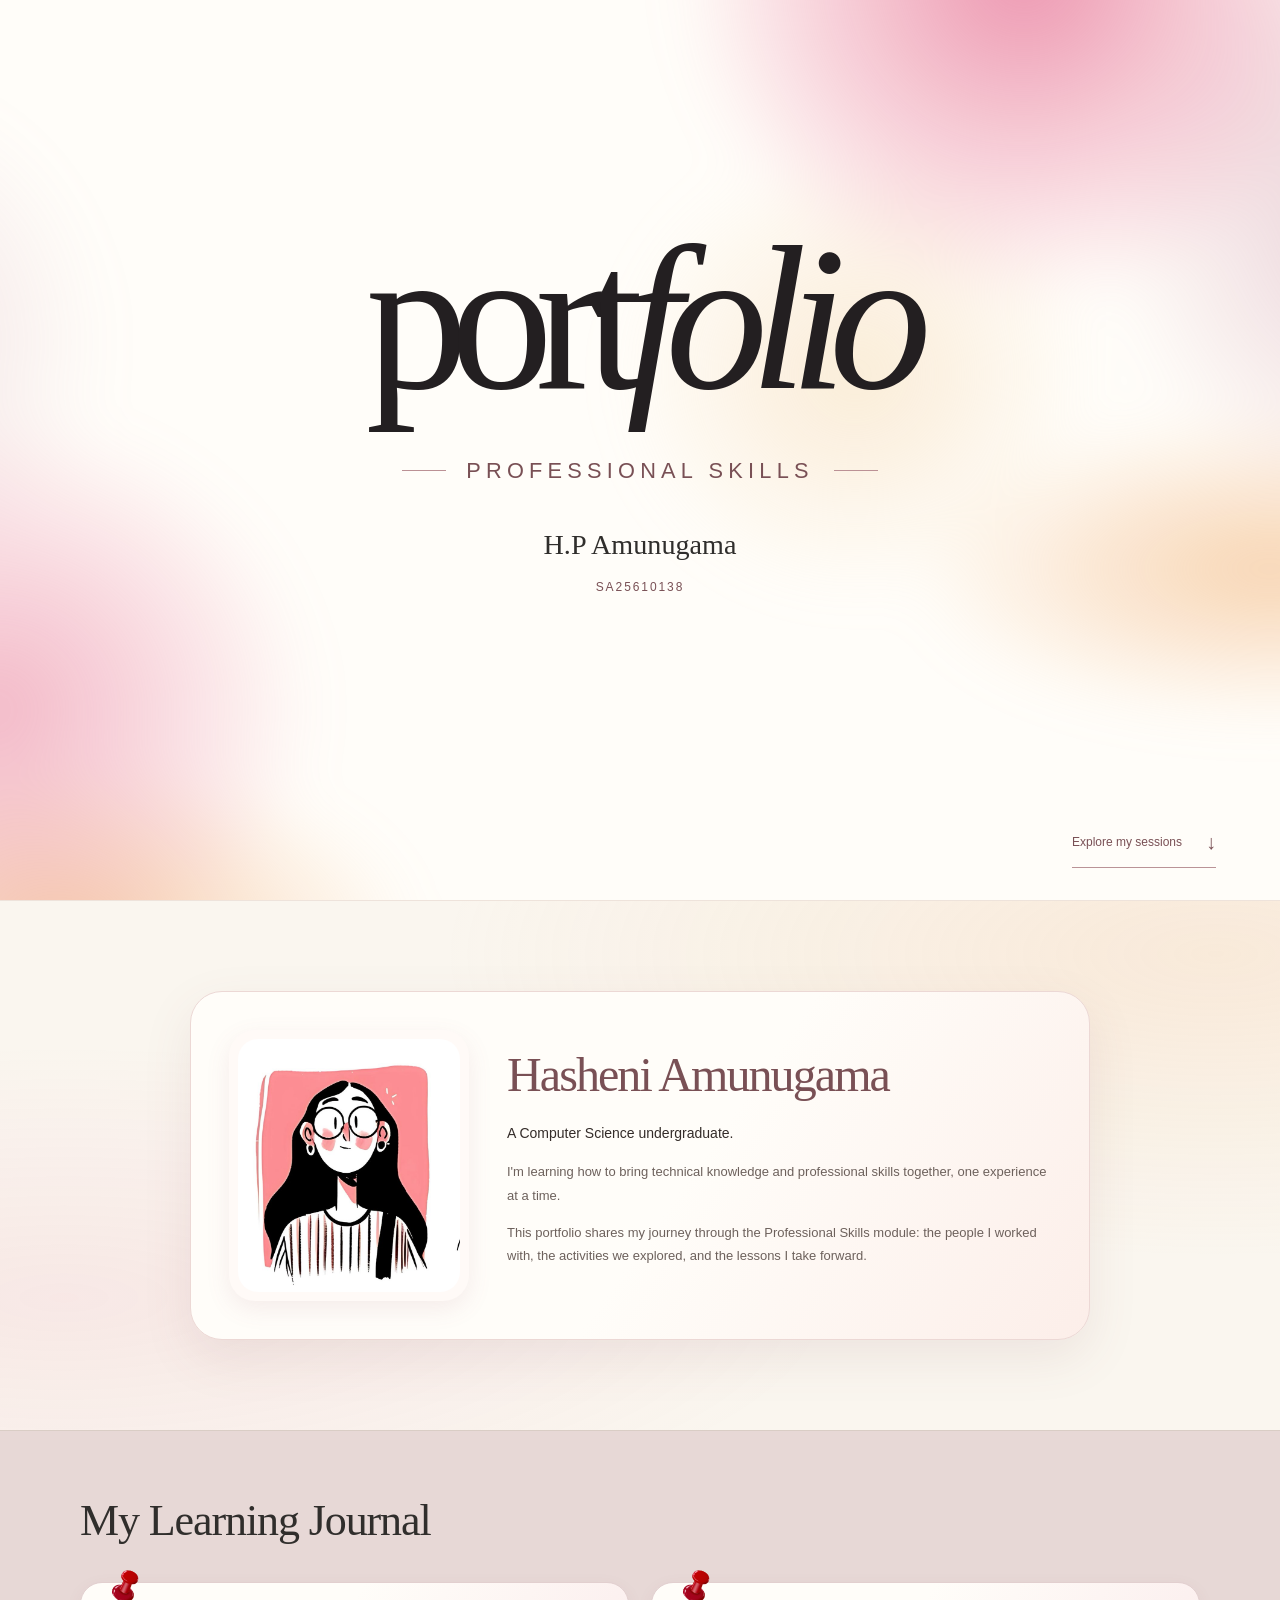
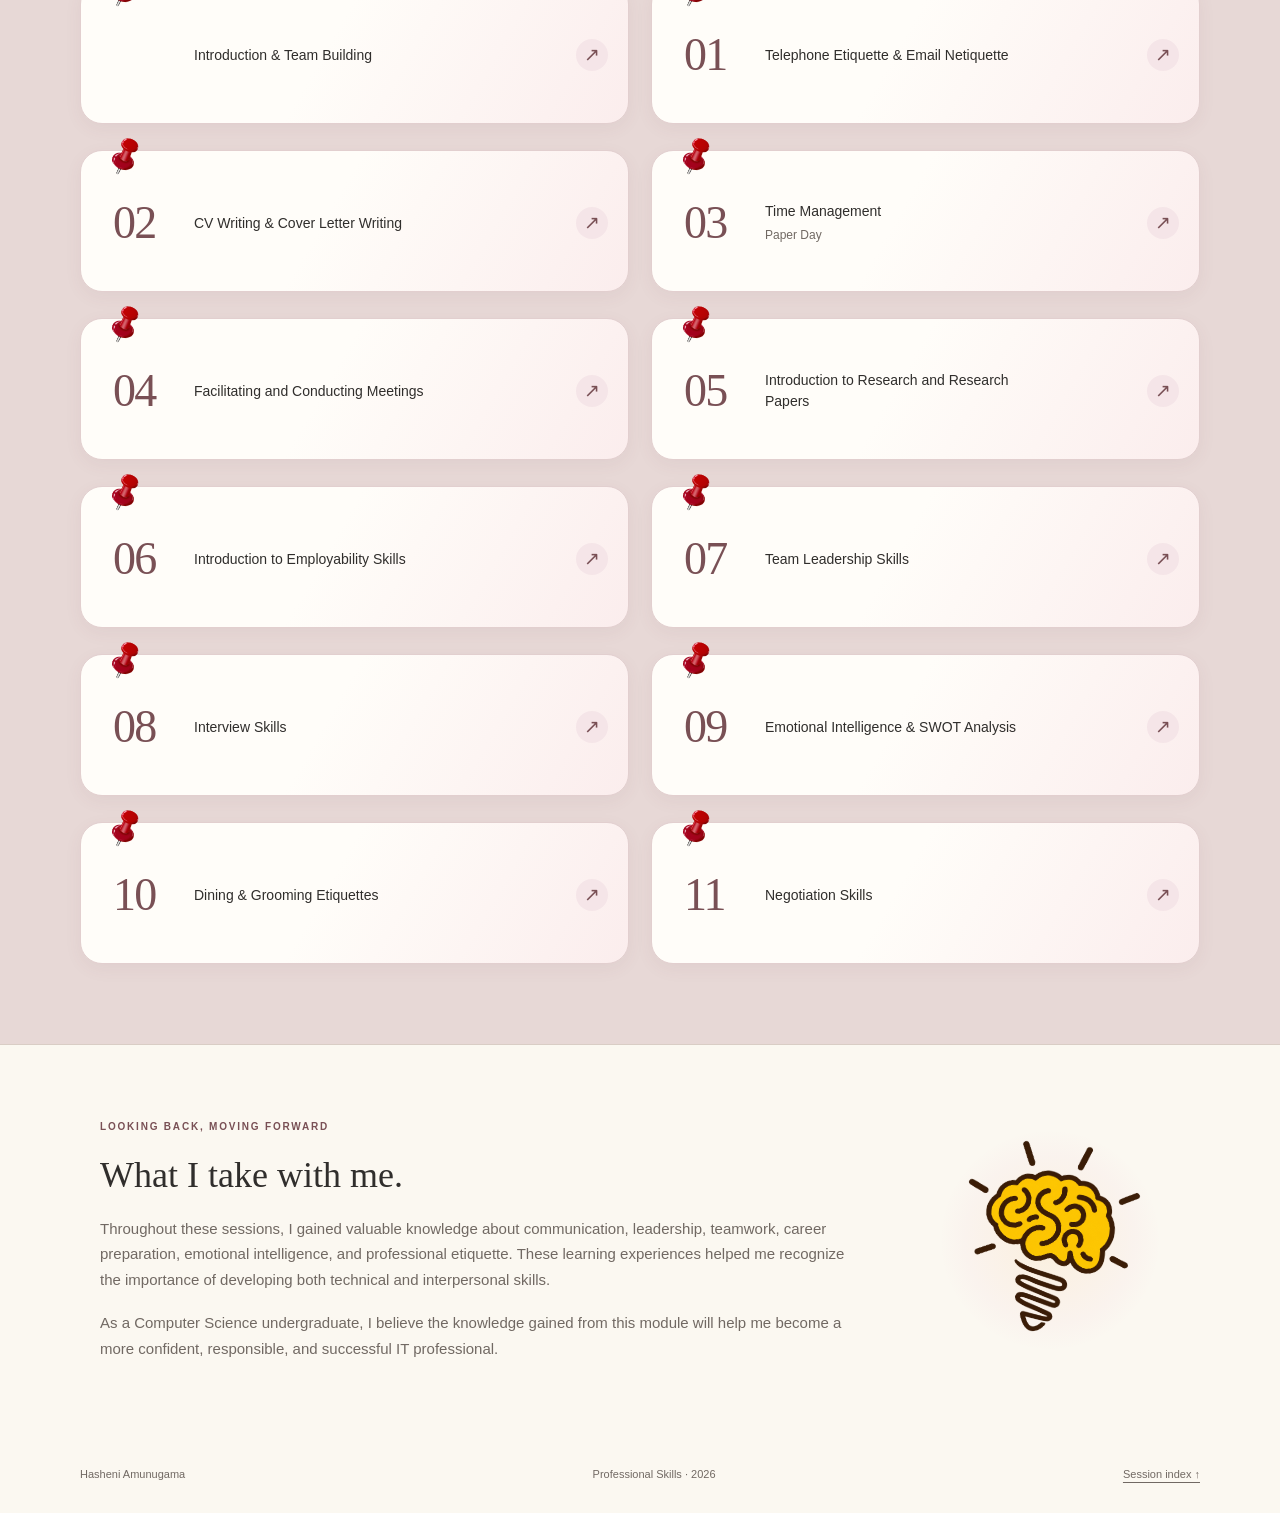
<file: index.html>
<!DOCTYPE html>
<html lang="en"><head><meta charset="UTF-8"><meta name="viewport" content="width=device-width, initial-scale=1">
<title>My learning portfolio | Hasheni Amunugama</title><meta name="description" content="Hasheni Amunugama's Professional Skills learning portfolio.">
<link rel="stylesheet" href="style.css"><script src="script.js" defer></script></head><body class="home-page">
<a class="skip-link" href="#main">Skip to content</a>
<header class="site-header"><nav class="container navigation" aria-label="Main navigation"><a class="brand" href="index.html">Hasheni Amunugama<span>Professional Skills Portfolio</span></a><div class="nav-links"><a href="index.html#about">About me</a><a href="index.html#sessions">Sessions</a></div></nav></header>
<main id="main"><section id="home" class="portfolio-cover" aria-labelledby="portfolio-title">

<div class="cover-center"><div class="cover-title"><h1 id="portfolio-title">port<span>folio</span></h1><p>Professional Skills</p><div class="cover-identity"><span class="cover-name">H.P Amunugama</span><span class="cover-student-id">SA25610138</span></div></div></div>
<div class="cover-bottom"><a href="#sessions">Explore my sessions <span aria-hidden="true">&darr;</span></a></div>
</section>

<section id="about" class="about-section" aria-label="About me">
<div class="container about-layout">

<article class="about-note">
<div class="about-illustration"><img src="assets/about-me-illustration.jpg" alt="Illustration of a woman with long dark hair and round glasses against a pink background" width="736" height="839" loading="lazy"></div>
<div class="about-note-copy"><h3>Hasheni Amunugama</h3><p class="about-intro">A Computer Science undergraduate.</p><p>I'm learning how to bring technical knowledge and professional skills together, one experience at a time.</p><p>This portfolio shares my journey through the Professional Skills module: the people I worked with, the activities we explored, and the lessons I take forward.</p></div>
</article>
</div>
</section>
<section id="sessions" class="sessions-section"><div class="container"><div class="section-heading"><h2>My Learning Journal</h2></div><div class="session-grid"><a class="session-card" href="sessions/introduction.html"><h3>Introduction &amp; Team Building</h3><span class="card-arrow" aria-hidden="true">&#8599;</span></a><a class="session-card" href="sessions/session-01.html"><span class="card-number">01</span><h3>Telephone Etiquette &amp; Email Netiquette</h3><span class="card-arrow" aria-hidden="true">&#8599;</span></a><a class="session-card" href="sessions/session-02.html"><span class="card-number">02</span><h3>CV Writing &amp; Cover Letter Writing</h3><span class="card-arrow" aria-hidden="true">&#8599;</span></a><a class="session-card" href="sessions/session-03.html"><span class="card-number">03</span><h3>Time Management<span class="card-subtopic">Paper Day</span></h3><span class="card-arrow" aria-hidden="true">&#8599;</span></a><a class="session-card" href="sessions/session-04.html"><span class="card-number">04</span><h3>Facilitating and Conducting Meetings</h3><span class="card-arrow" aria-hidden="true">&#8599;</span></a><a class="session-card" href="sessions/session-05.html"><span class="card-number">05</span><h3>Introduction to Research and Research Papers</h3><span class="card-arrow" aria-hidden="true">&#8599;</span></a><a class="session-card" href="sessions/session-06.html"><span class="card-number">06</span><h3>Introduction to Employability Skills</h3><span class="card-arrow" aria-hidden="true">&#8599;</span></a><a class="session-card" href="sessions/session-07.html"><span class="card-number">07</span><h3>Team Leadership Skills</h3><span class="card-arrow" aria-hidden="true">&#8599;</span></a><a class="session-card" href="sessions/session-08.html"><span class="card-number">08</span><h3>Interview Skills</h3><span class="card-arrow" aria-hidden="true">&#8599;</span></a><a class="session-card" href="sessions/session-09.html"><span class="card-number">09</span><h3>Emotional Intelligence &amp; SWOT Analysis</h3><span class="card-arrow" aria-hidden="true">&#8599;</span></a><a class="session-card" href="sessions/session-10.html"><span class="card-number">10</span><h3>Dining &amp; Grooming Etiquettes</h3><span class="card-arrow" aria-hidden="true">&#8599;</span></a><a class="session-card" href="sessions/session-11.html"><span class="card-number">11</span><h3>Negotiation Skills</h3><span class="card-arrow" aria-hidden="true">&#8599;</span></a></div></div></section><section class="container overall-reflection"><div class="reflection-copy"><p class="eyebrow">LOOKING BACK, MOVING FORWARD</p><h2>What I take with me.</h2><p>Throughout these sessions, I gained valuable knowledge about communication, leadership, teamwork, career preparation, emotional intelligence, and professional etiquette. These learning experiences helped me recognize the importance of developing both technical and interpersonal skills.</p><p>As a Computer Science undergraduate, I believe the knowledge gained from this module will help me become a more confident, responsible, and successful IT professional.</p></div><div class="reflection-art"><img src="assets/learning-lightbulb.png" alt="Yellow brain shaped like a light bulb, representing learning and ideas" loading="lazy"></div></section></main><footer class="container footer"><span>Hasheni Amunugama</span><span>Professional Skills &middot; 2026</span><a href="index.html#sessions">Session index &uarr;</a></footer></body></html>
</file>
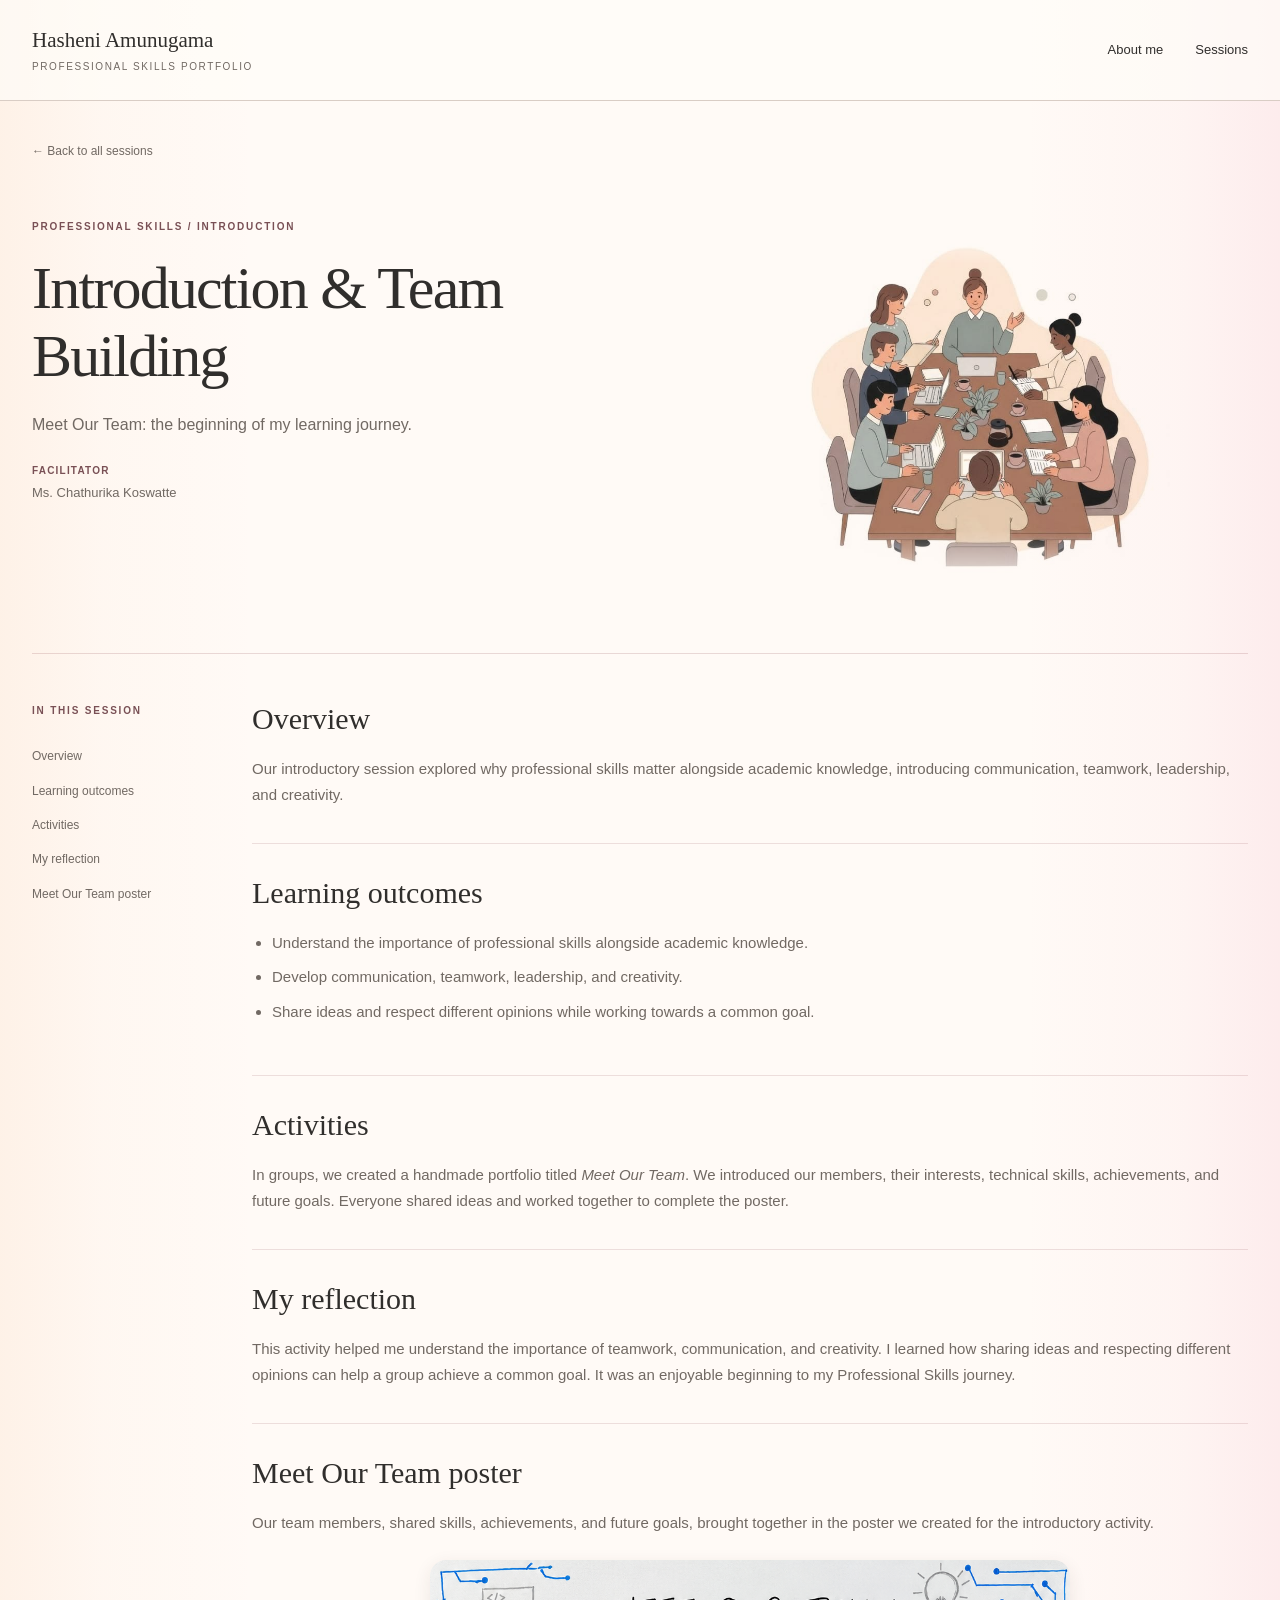
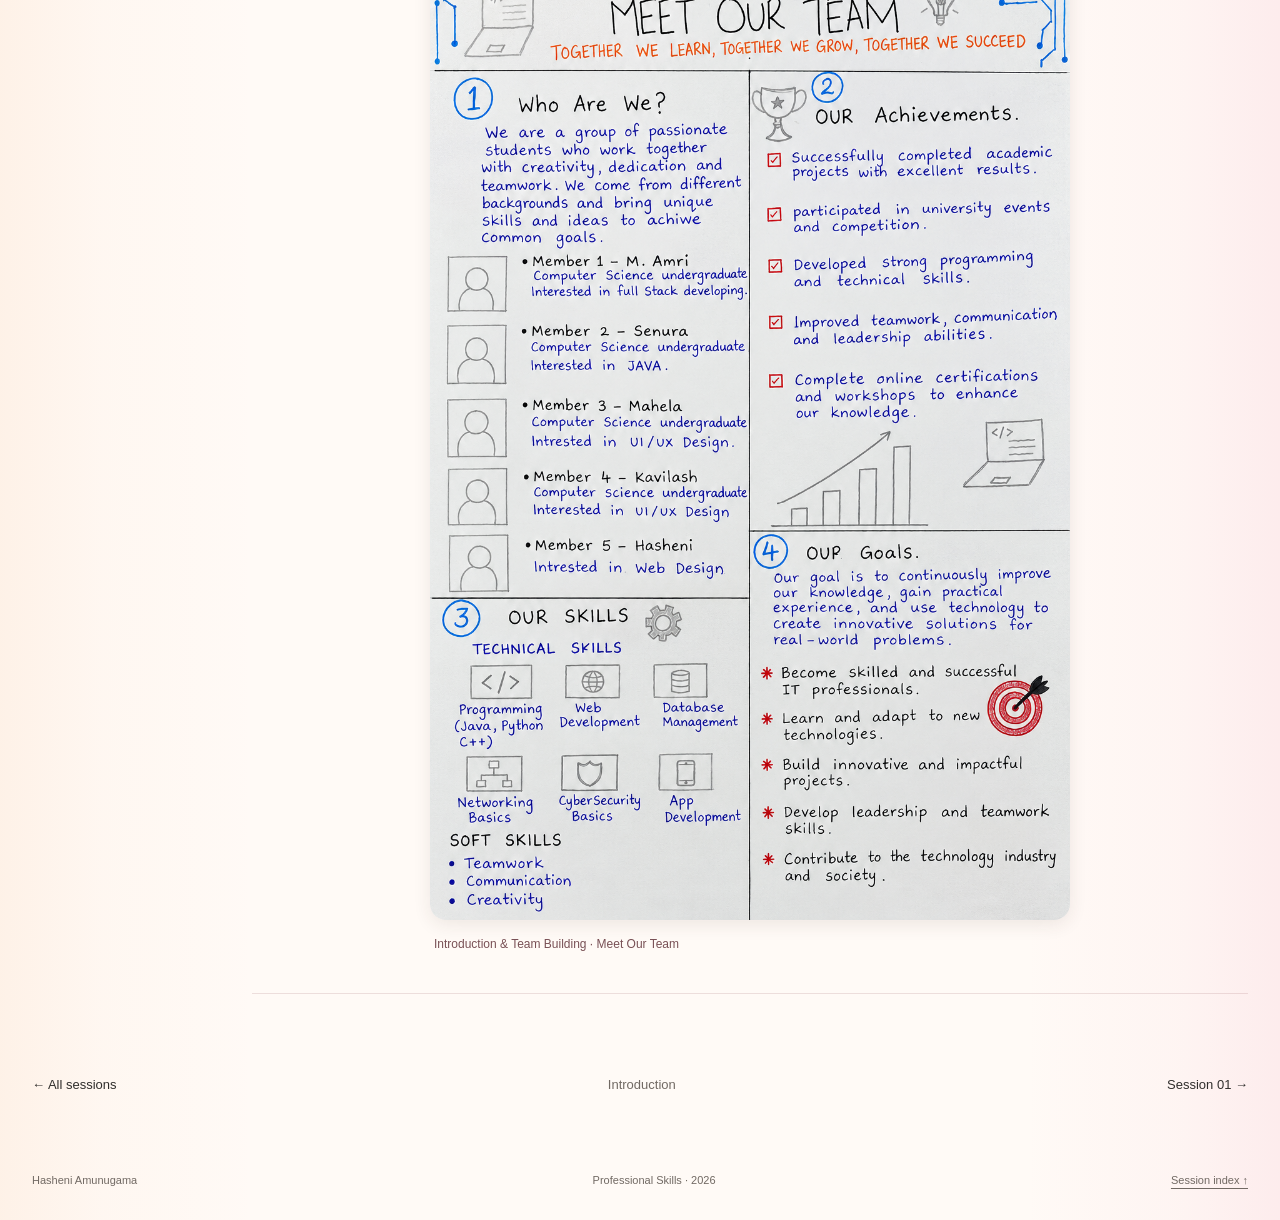
<file: sessions/introduction.html>
<!DOCTYPE html>
<html lang="en"><head><meta charset="UTF-8"><meta name="viewport" content="width=device-width, initial-scale=1">
<title>Introduction &amp; Team Building | Hasheni Amunugama</title><meta name="description" content="Hasheni Amunugama's Professional Skills learning portfolio.">
<link rel="stylesheet" href="../style.css"><script src="../script.js" defer></script></head><body class="session-page">
<a class="skip-link" href="#main">Skip to content</a>
<header class="site-header"><nav class="container navigation" aria-label="Main navigation"><a class="brand" href="../index.html">Hasheni Amunugama<span>Professional Skills Portfolio</span></a><div class="nav-links"><a href="../index.html#about">About me</a><a href="../index.html#sessions">Sessions</a></div></nav></header>
<main id="main" class="container session-main"><a class="back-link" href="../index.html#sessions">&larr; Back to all sessions</a>
<header class="session-heading introduction-heading unnumbered-introduction"><div><p class="eyebrow">PROFESSIONAL SKILLS / INTRODUCTION</p><h1>Introduction &amp; Team Building</h1><p>Meet Our Team: the beginning of my learning journey.</p><div class="session-meta"><span><strong>Facilitator</strong>Ms. Chathurika Koswatte</span></div></div><div class="intro-team-art"><img src="../assets/team-meeting.jpg" alt="Illustration of a team collaborating around a meeting table" width="736" height="736"></div></header>
<div class="session-body"><aside class="contents"><p class="eyebrow">IN THIS SESSION</p><a href="#overview">Overview</a><a href="#learning">Learning outcomes</a><a href="#activity">Activities</a><a href="#reflection">My reflection</a><a href="#photos">Meet Our Team poster</a></aside>
<div class="session-details"><section id="overview"><h2>Overview</h2><p>Our introductory session explored why professional skills matter alongside academic knowledge, introducing communication, teamwork, leadership, and creativity.</p></section>
<section id="learning"><h2>Learning outcomes</h2><ul class="outcomes"><li>Understand the importance of professional skills alongside academic knowledge.</li><li>Develop communication, teamwork, leadership, and creativity.</li><li>Share ideas and respect different opinions while working towards a common goal.</li></ul></section>
<section id="activity"><h2>Activities</h2><p>In groups, we created a handmade portfolio titled <em>Meet Our Team</em>. We introduced our members, their interests, technical skills, achievements, and future goals. Everyone shared ideas and worked together to complete the poster.</p></section>
<section id="reflection"><h2>My reflection</h2><p>This activity helped me understand the importance of teamwork, communication, and creativity. I learned how sharing ideas and respecting different opinions can help a group achieve a common goal. It was an enjoyable beginning to my Professional Skills journey.</p></section>
<section id="photos"><h2>Meet Our Team poster</h2><p class="poster-description">Our team members, shared skills, achievements, and future goals, brought together in the poster we created for the introductory activity.</p><figure class="team-poster"><a href="../assets/meet-our-team-poster.png" data-photo aria-label="Enlarge the Meet Our Team poster"><img src="../assets/meet-our-team-poster.png" alt="Meet Our Team poster introducing our members, technical and soft skills, achievements, and future goals" width="1024" height="1536" loading="lazy"></a><figcaption>Introduction &amp; Team Building &middot; Meet Our Team</figcaption></figure></section></div></div>
<nav class="session-pagination" aria-label="Session navigation"><a href="../index.html#sessions">&larr; All sessions</a><span>Introduction</span><a href="session-01.html">Session 01 &rarr;</a></nav></main><footer class="container footer"><span>Hasheni Amunugama</span><span>Professional Skills &middot; 2026</span><a href="../index.html#sessions">Session index &uarr;</a></footer></body></html>
</file>
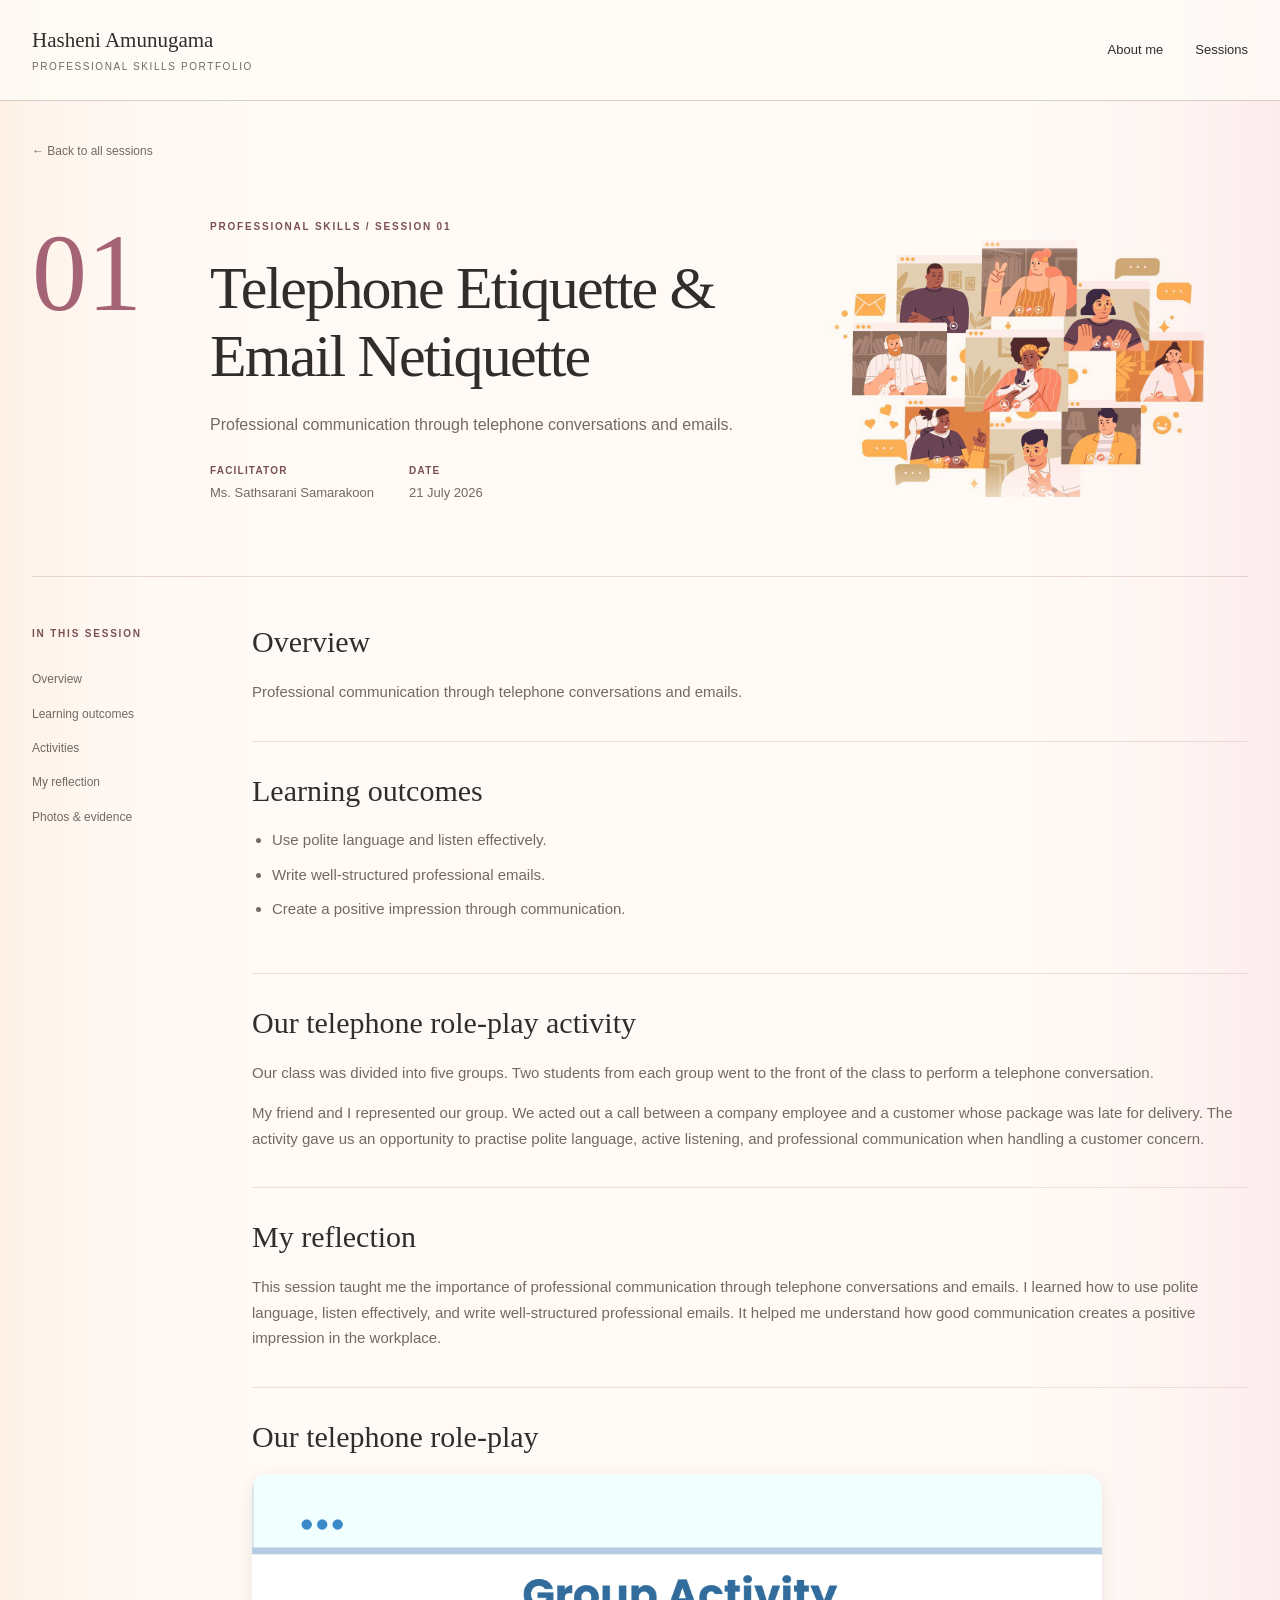
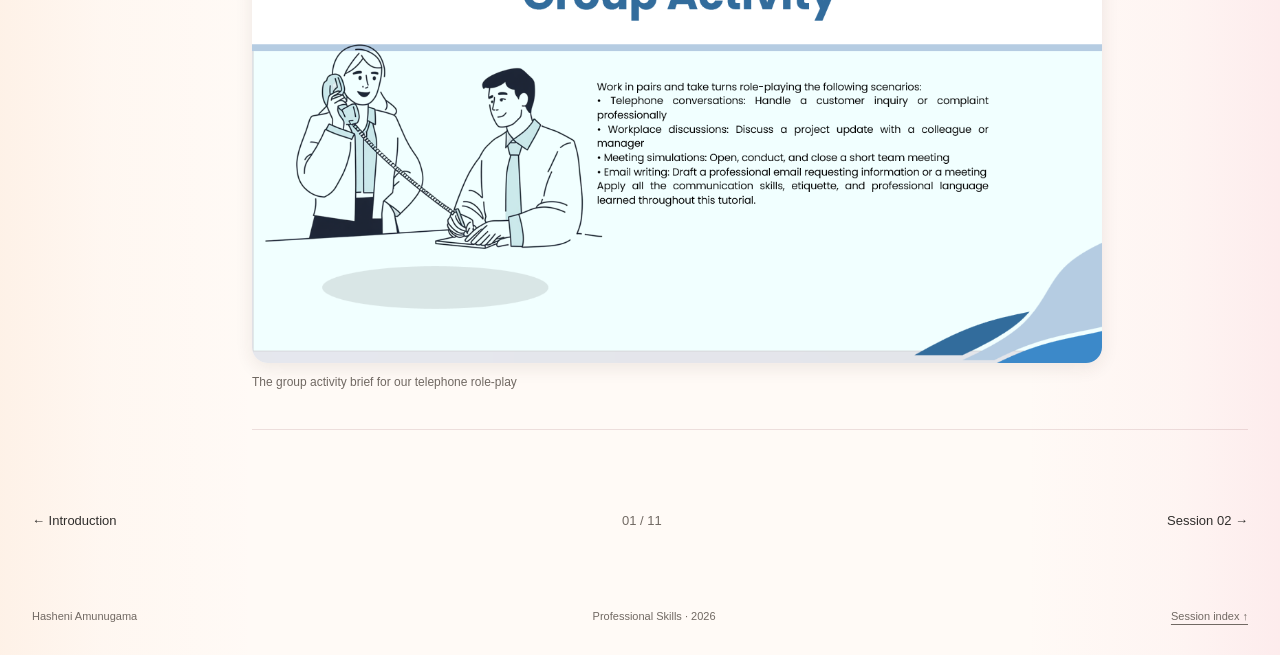
<file: sessions/session-01.html>
<!DOCTYPE html>
<html lang="en"><head><meta charset="UTF-8"><meta name="viewport" content="width=device-width, initial-scale=1">
<title>Session 01: Telephone Etiquette &amp; Email Netiquette | Hasheni Amunugama</title><meta name="description" content="Hasheni Amunugama's Professional Skills learning portfolio.">
<link rel="stylesheet" href="../style.css"><script src="../script.js" defer></script></head><body class="session-page">
<a class="skip-link" href="#main">Skip to content</a>
<header class="site-header"><nav class="container navigation" aria-label="Main navigation"><a class="brand" href="../index.html">Hasheni Amunugama<span>Professional Skills Portfolio</span></a><div class="nav-links"><a href="../index.html#about">About me</a><a href="../index.html#sessions">Sessions</a></div></nav></header>
<main id="main" class="container session-main"><a class="back-link" href="../index.html#sessions">&larr; Back to all sessions</a>
<header class="session-heading introduction-heading"><span class="session-numeral">01</span><div><p class="eyebrow">PROFESSIONAL SKILLS / SESSION 01</p><h1>Telephone Etiquette &amp; Email Netiquette</h1><p>Professional communication through telephone conversations and emails.</p><div class="session-meta"><span><strong>Facilitator</strong>Ms. Sathsarani Samarakoon</span><span><strong>Date</strong>21 July 2026</span></div></div><div class="intro-team-art"><img src="../assets/communication-illustration.jpg" alt="Illustration of people communicating through online calls and messages" width="1200" height="800"></div></header>
<div class="session-body"><aside class="contents"><p class="eyebrow">IN THIS SESSION</p><a href="#overview">Overview</a><a href="#learning">Learning outcomes</a><a href="#activity">Activities</a><a href="#reflection">My reflection</a><a href="#photos">Photos &amp; evidence</a></aside>
<div class="session-details"><section id="overview"><h2>Overview</h2><p>Professional communication through telephone conversations and emails.</p></section>
<section id="learning"><h2>Learning outcomes</h2><ul class="outcomes"><li>Use polite language and listen effectively.</li><li>Write well-structured professional emails.</li><li>Create a positive impression through communication.</li></ul></section>
<section id="activity"><h2>Our telephone role-play activity</h2><p>Our class was divided into five groups. Two students from each group went to the front of the class to perform a telephone conversation.</p><p>My friend and I represented our group. We acted out a call between a company employee and a customer whose package was late for delivery. The activity gave us an opportunity to practise polite language, active listening, and professional communication when handling a customer concern.</p></section>
<section id="reflection"><h2>My reflection</h2><p>This session taught me the importance of professional communication through telephone conversations and emails. I learned how to use polite language, listen effectively, and write well-structured professional emails. It helped me understand how good communication creates a positive impression in the workplace.</p></section>
<section id="photos" class="session-evidence"><h2>Our telephone role-play</h2><figure class="activity-slide"><a href="../assets/telephone-roleplay.png" data-photo aria-label="Enlarge: The group activity brief for our telephone role-play"><img src="../assets/telephone-roleplay.png" alt="The group activity brief for our telephone role-play" loading="lazy"></a><figcaption>The group activity brief for our telephone role-play</figcaption></figure></section></div></div>
<nav class="session-pagination" aria-label="Session navigation"><a href="introduction.html">&larr; Introduction</a><span>01 / 11</span><a href="session-02.html">Session 02 &rarr;</a></nav></main><footer class="container footer"><span>Hasheni Amunugama</span><span>Professional Skills &middot; 2026</span><a href="../index.html#sessions">Session index &uarr;</a></footer></body></html>
</file>
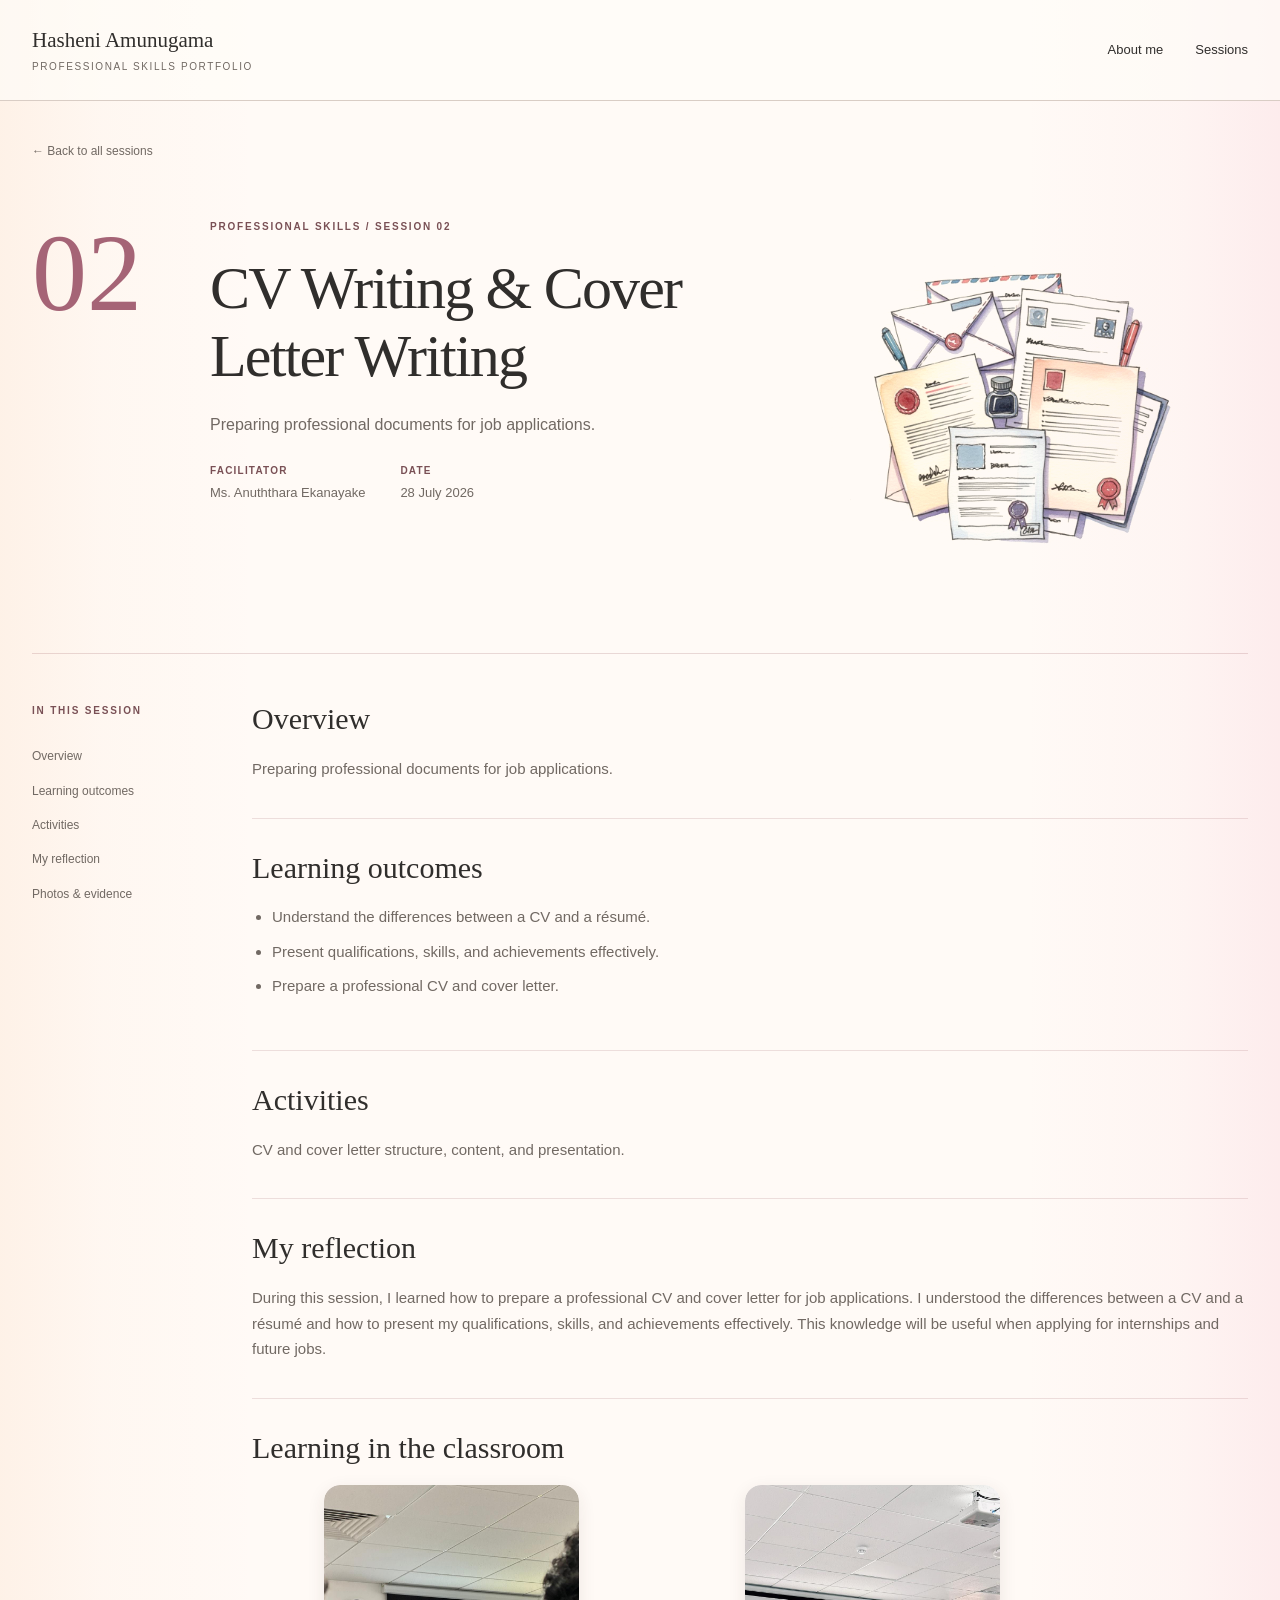
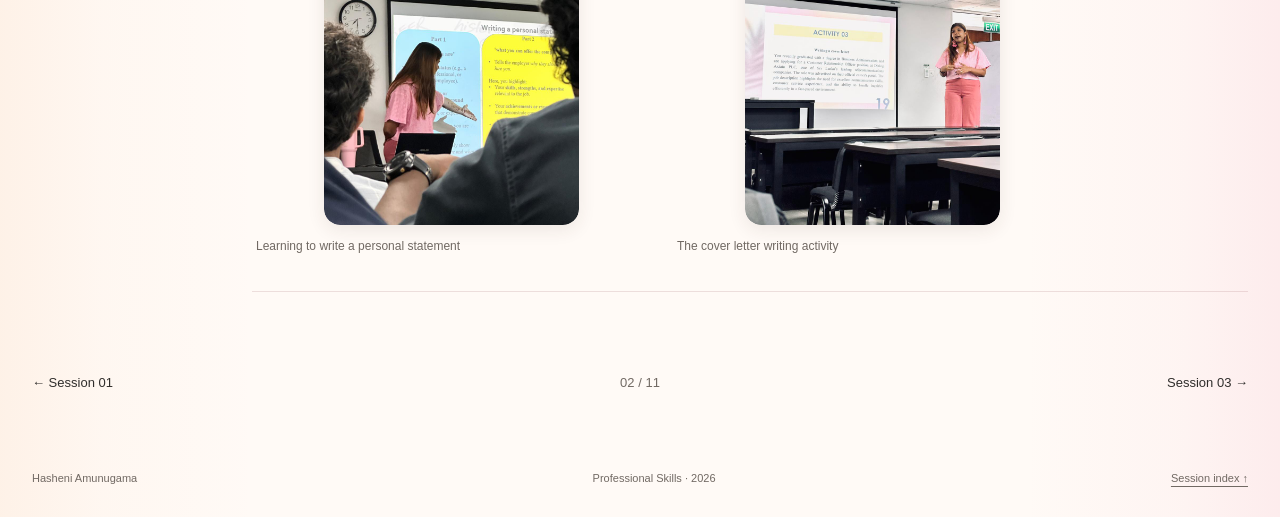
<file: sessions/session-02.html>
<!DOCTYPE html>
<html lang="en"><head><meta charset="UTF-8"><meta name="viewport" content="width=device-width, initial-scale=1">
<title>Session 02: CV Writing &amp; Cover Letter Writing | Hasheni Amunugama</title><meta name="description" content="Hasheni Amunugama's Professional Skills learning portfolio.">
<link rel="stylesheet" href="../style.css"><script src="../script.js" defer></script></head><body class="session-page">
<a class="skip-link" href="#main">Skip to content</a>
<header class="site-header"><nav class="container navigation" aria-label="Main navigation"><a class="brand" href="../index.html">Hasheni Amunugama<span>Professional Skills Portfolio</span></a><div class="nav-links"><a href="../index.html#about">About me</a><a href="../index.html#sessions">Sessions</a></div></nav></header>
<main id="main" class="container session-main"><a class="back-link" href="../index.html#sessions">&larr; Back to all sessions</a>
<header class="session-heading introduction-heading"><span class="session-numeral">02</span><div><p class="eyebrow">PROFESSIONAL SKILLS / SESSION 02</p><h1>CV Writing &amp; Cover Letter Writing</h1><p>Preparing professional documents for job applications.</p><div class="session-meta"><span><strong>Facilitator</strong>Ms. Anuththara Ekanayake</span><span><strong>Date</strong>28 July 2026</span></div></div><div class="intro-team-art document-art"><img src="../assets/cv-cover-letter-illustration.jpg" alt="Watercolour illustration of letters, documents, envelopes, and pens" width="1024" height="1024"></div></header>
<div class="session-body"><aside class="contents"><p class="eyebrow">IN THIS SESSION</p><a href="#overview">Overview</a><a href="#learning">Learning outcomes</a><a href="#activity">Activities</a><a href="#reflection">My reflection</a><a href="#photos">Photos &amp; evidence</a></aside>
<div class="session-details"><section id="overview"><h2>Overview</h2><p>Preparing professional documents for job applications.</p></section>
<section id="learning"><h2>Learning outcomes</h2><ul class="outcomes"><li>Understand the differences between a CV and a r&#233;sum&#233;.</li><li>Present qualifications, skills, and achievements effectively.</li><li>Prepare a professional CV and cover letter.</li></ul></section>
<section id="activity"><h2>Activities</h2><p>CV and cover letter structure, content, and presentation.</p></section>
<section id="reflection"><h2>My reflection</h2><p>During this session, I learned how to prepare a professional CV and cover letter for job applications. I understood the differences between a CV and a r&#233;sum&#233; and how to present my qualifications, skills, and achievements effectively. This knowledge will be useful when applying for internships and future jobs.</p></section>
<section id="photos" class="session-evidence"><h2>Learning in the classroom</h2><div class="evidence-grid-moderate evidence-pair"><figure class=""><a href="../assets/cv-personal-statement.jpg" data-photo aria-label="Enlarge: Learning to write a personal statement"><img src="../assets/cv-personal-statement.jpg" alt="Learning to write a personal statement" loading="lazy"></a><figcaption>Learning to write a personal statement</figcaption></figure><figure class=""><a href="../assets/cover-letter-class.jpg" data-photo aria-label="Enlarge: The cover letter writing activity"><img src="../assets/cover-letter-class.jpg" alt="The cover letter writing activity" loading="lazy"></a><figcaption>The cover letter writing activity</figcaption></figure></div></section></div></div>
<nav class="session-pagination" aria-label="Session navigation"><a href="session-01.html">&larr; Session 01</a><span>02 / 11</span><a href="session-03.html">Session 03 &rarr;</a></nav></main><footer class="container footer"><span>Hasheni Amunugama</span><span>Professional Skills &middot; 2026</span><a href="../index.html#sessions">Session index &uarr;</a></footer></body></html>
</file>
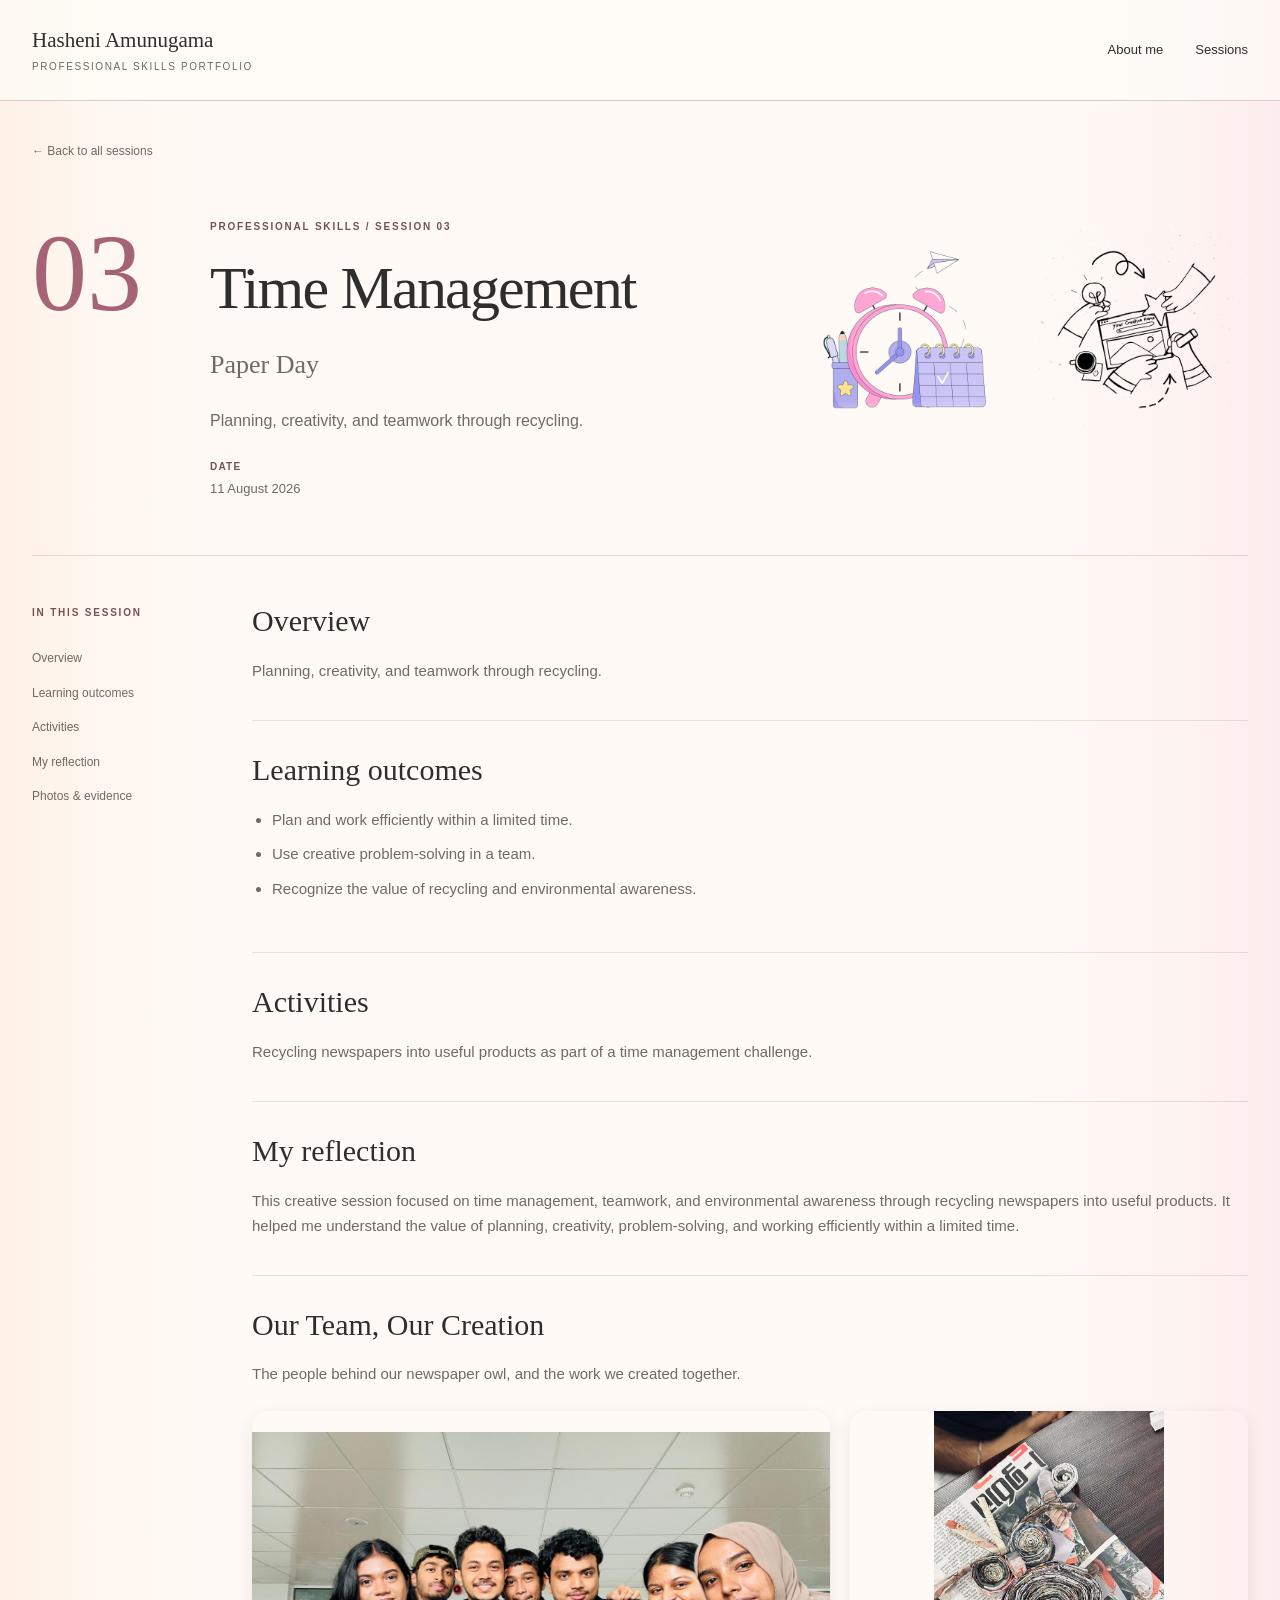
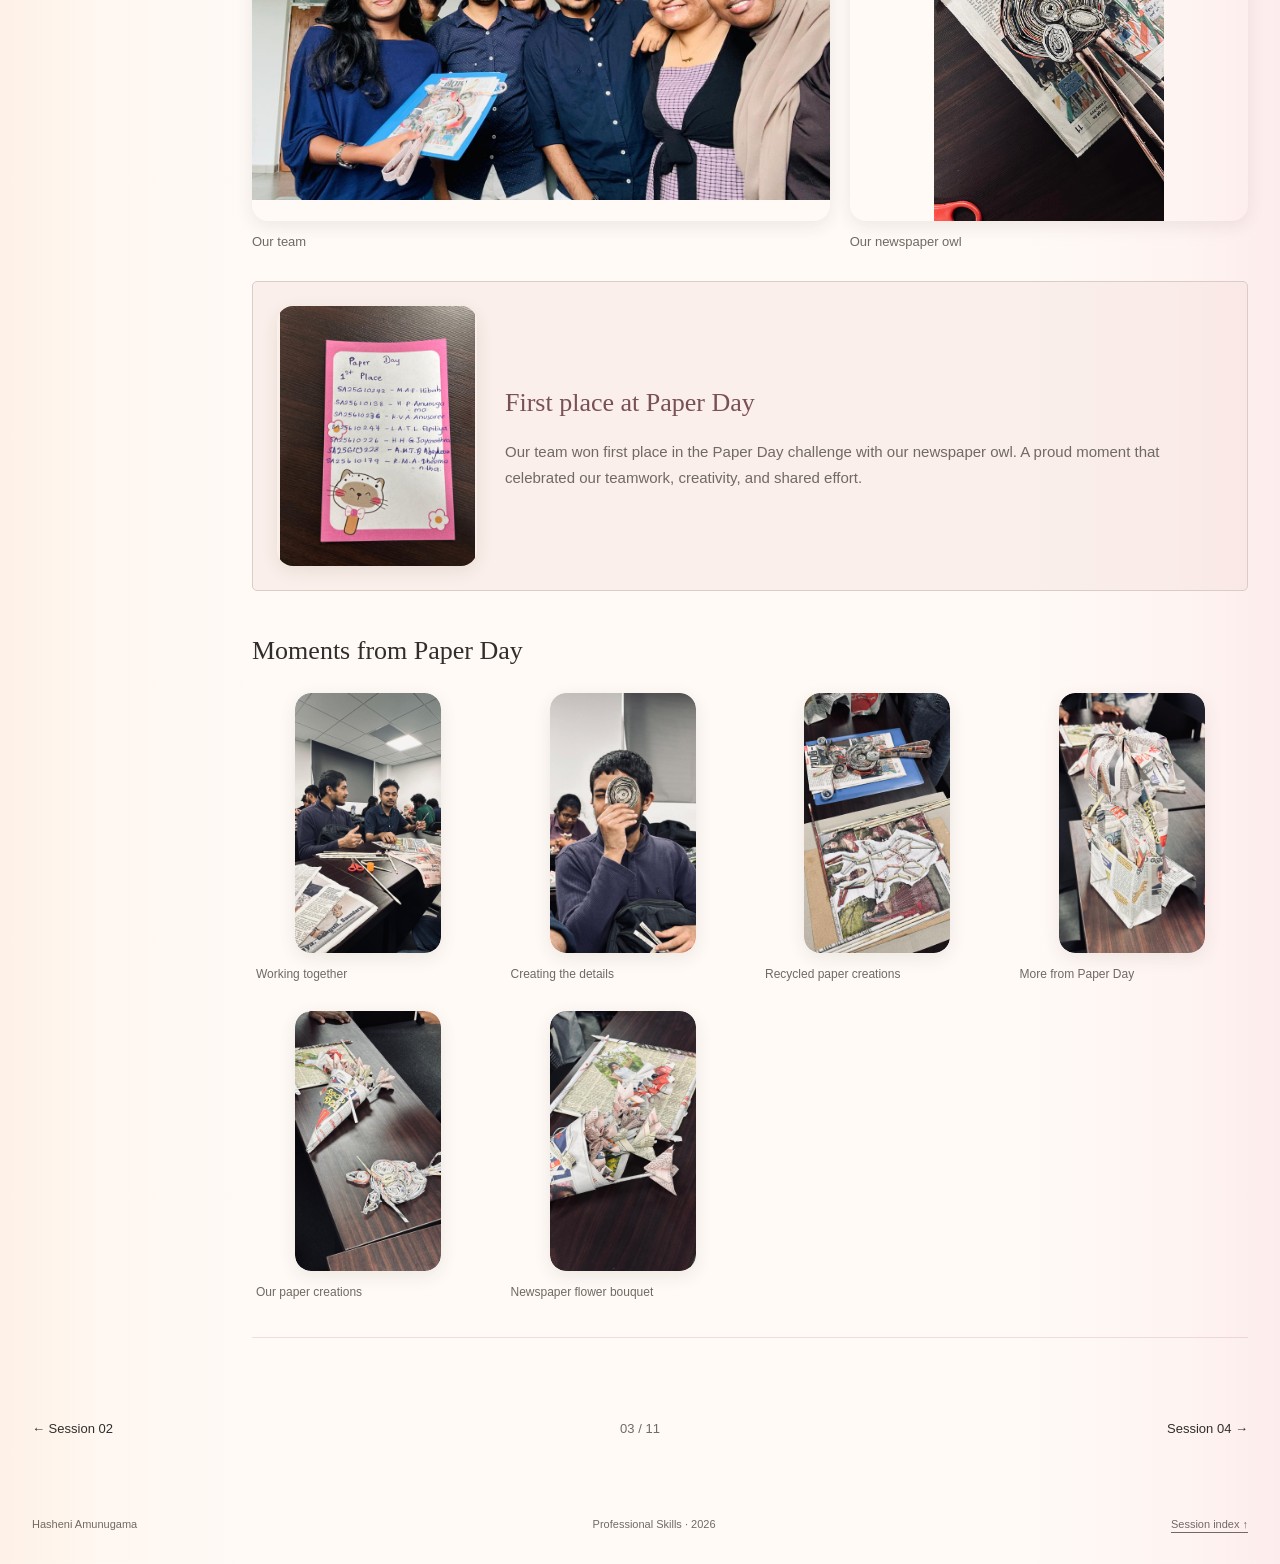
<file: sessions/session-03.html>
<!DOCTYPE html>
<html lang="en"><head><meta charset="UTF-8"><meta name="viewport" content="width=device-width, initial-scale=1">
<title>Session 03: Time Management | Hasheni Amunugama</title><meta name="description" content="Hasheni Amunugama's Professional Skills learning portfolio.">
<link rel="stylesheet" href="../style.css"><script src="../script.js" defer></script></head><body class="session-page">
<a class="skip-link" href="#main">Skip to content</a>
<header class="site-header"><nav class="container navigation" aria-label="Main navigation"><a class="brand" href="../index.html">Hasheni Amunugama<span>Professional Skills Portfolio</span></a><div class="nav-links"><a href="../index.html#about">About me</a><a href="../index.html#sessions">Sessions</a></div></nav></header>
<main id="main" class="container session-main"><a class="back-link" href="../index.html#sessions">&larr; Back to all sessions</a>
<header class="session-heading introduction-heading"><span class="session-numeral">03</span><div><p class="eyebrow">PROFESSIONAL SKILLS / SESSION 03</p><h1>Time Management</h1><p class="session-subtopic">Paper Day</p><p>Planning, creativity, and teamwork through recycling.</p><div class="session-meta"><span><strong>Date</strong>11 August 2026</span></div></div><div class="intro-team-art paired-banner-art"><img src="../assets/time-management-banner.jpg" alt="Time-management illustration with a clock, calendar, stationery, and paper plane" width="1200" height="1200"><img src="../assets/creative-teamwork-banner.jpg" alt="Line illustration of people sharing ideas and designing together" width="1200" height="1200"></div></header>
<div class="session-body"><aside class="contents"><p class="eyebrow">IN THIS SESSION</p><a href="#overview">Overview</a><a href="#learning">Learning outcomes</a><a href="#activity">Activities</a><a href="#reflection">My reflection</a><a href="#photos">Photos &amp; evidence</a></aside>
<div class="session-details"><section id="overview"><h2>Overview</h2><p>Planning, creativity, and teamwork through recycling.</p></section>
<section id="learning"><h2>Learning outcomes</h2><ul class="outcomes"><li>Plan and work efficiently within a limited time.</li><li>Use creative problem-solving in a team.</li><li>Recognize the value of recycling and environmental awareness.</li></ul></section>
<section id="activity"><h2>Activities</h2><p>Recycling newspapers into useful products as part of a time management challenge.</p></section>
<section id="reflection"><h2>My reflection</h2><p>This creative session focused on time management, teamwork, and environmental awareness through recycling newspapers into useful products. It helped me understand the value of planning, creativity, problem-solving, and working efficiently within a limited time.</p></section>
<section id="photos" class="paper-day-gallery"><h2>Our Team, Our Creation</h2><p class="gallery-intro">The people behind our newspaper owl, and the work we created together.</p><div class="team-work-row"><figure><a href="../assets/paper-day-team.jpg" data-photo aria-label="Enlarge: Our team"><img src="../assets/paper-day-team.jpg" alt="Our team with the completed newspaper owl" width="1280" height="816" loading="lazy"></a><figcaption>Our team</figcaption></figure><figure><a href="../assets/paper-day-owl.jpg" data-photo aria-label="Enlarge: Our newspaper owl"><img src="../assets/paper-day-owl.jpg" alt="Owl artwork made from rolled and folded newspaper" width="720" height="1280" loading="lazy"></a><figcaption>Our newspaper owl</figcaption></figure></div><div class="paper-day-award"><figure><a href="../assets/paper-day-first-place.jpg" data-photo aria-label="Enlarge our Paper Day first-place award"><img src="../assets/paper-day-first-place.jpg" alt="Paper Day first-place recognition card for our team" width="960" height="1280" loading="lazy"></a></figure><div><h3>First place at Paper Day</h3><p>Our team won first place in the Paper Day challenge with our newspaper owl. A proud moment that celebrated our teamwork, creativity, and shared effort.</p></div></div><h3>Moments from Paper Day</h3><div class="photo-grid paper-day-moments"><figure><a href="../assets/paper-day-making.jpg" data-photo aria-label="Enlarge: Working together"><img src="../assets/paper-day-making.jpg" alt="Team members preparing newspaper materials at a classroom table" width="720" height="1280" loading="lazy"></a><figcaption>Working together</figcaption></figure><figure><a href="../assets/paper-day-paper-roll.jpg" data-photo aria-label="Enlarge: Creating the details"><img src="../assets/paper-day-paper-roll.jpg" alt="A team member holding a coiled newspaper piece" width="720" height="1280" loading="lazy"></a><figcaption>Creating the details</figcaption></figure><figure><a href="../assets/paper-day-artwork.jpg" data-photo aria-label="Enlarge: Recycled paper creations"><img src="../assets/paper-day-artwork.jpg" alt="Newspaper owl and framed paper artwork displayed on a table" width="720" height="1280" loading="lazy"></a><figcaption>Recycled paper creations</figcaption></figure><figure><a href="../assets/paper-day-sculpture.jpg" data-photo aria-label="Enlarge: More from Paper Day"><img src="../assets/paper-day-sculpture.jpg" alt="A three-dimensional craft made from folded newspaper" width="720" height="1280" loading="lazy"></a><figcaption>More from Paper Day</figcaption></figure><figure><a href="../assets/paper-day-owl-and-bouquet.jpg" data-photo aria-label="Enlarge: Our paper creations"><img src="../assets/paper-day-owl-and-bouquet.jpg" alt="Newspaper owl and paper flower bouquet displayed on the table" width="720" height="1280" loading="lazy"></a><figcaption>Our paper creations</figcaption></figure><figure><a href="../assets/paper-day-flower-bouquet.jpg" data-photo aria-label="Enlarge: Newspaper flower bouquet"><img src="../assets/paper-day-flower-bouquet.jpg" alt="Handmade newspaper flower bouquet beside framed paper artwork" width="720" height="1280" loading="lazy"></a><figcaption>Newspaper flower bouquet</figcaption></figure></div></section></div></div>
<nav class="session-pagination" aria-label="Session navigation"><a href="session-02.html">&larr; Session 02</a><span>03 / 11</span><a href="session-04.html">Session 04 &rarr;</a></nav></main><footer class="container footer"><span>Hasheni Amunugama</span><span>Professional Skills &middot; 2026</span><a href="../index.html#sessions">Session index &uarr;</a></footer></body></html>
</file>
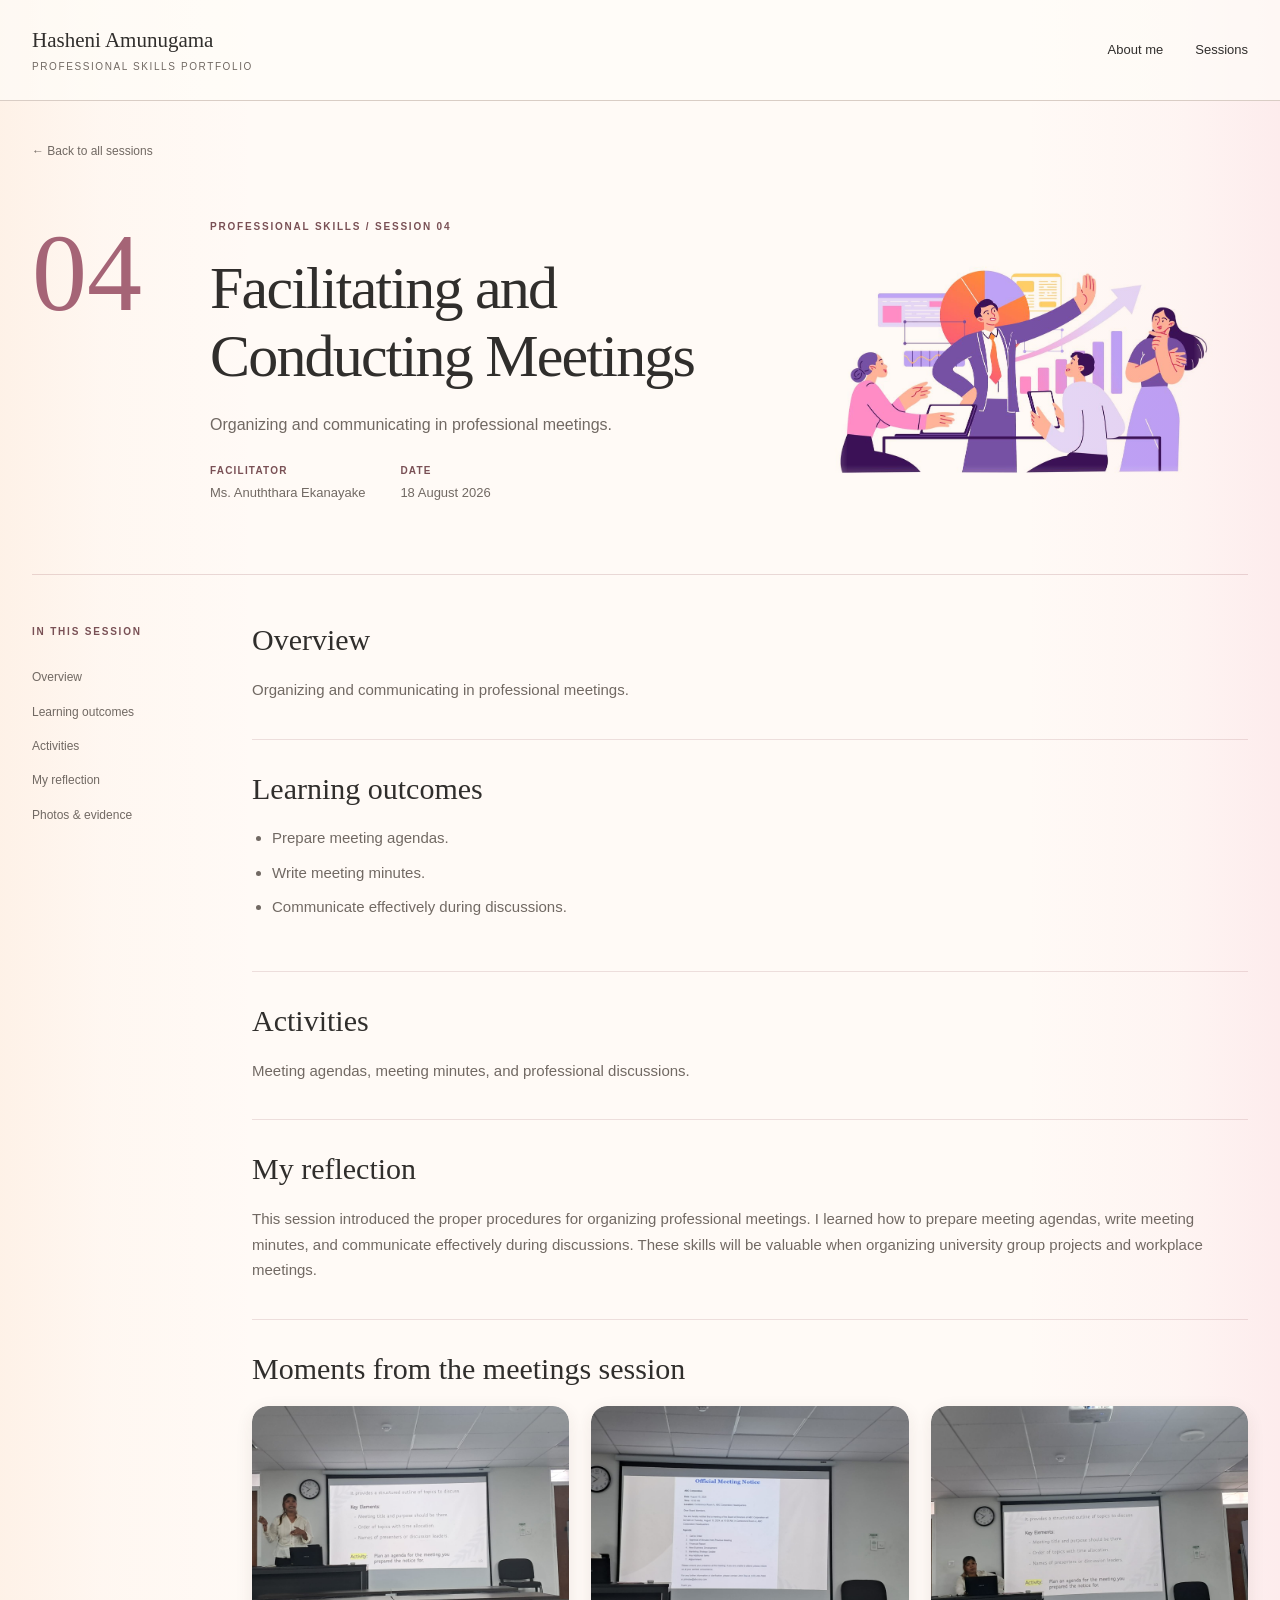
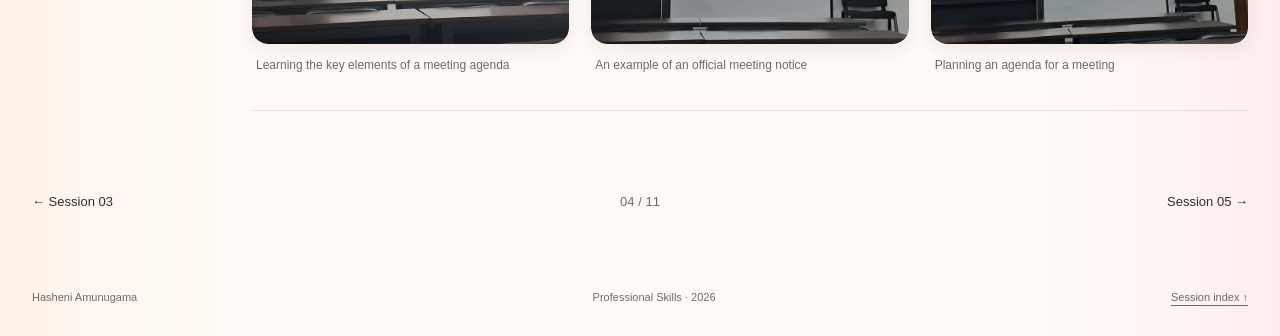
<file: sessions/session-04.html>
<!DOCTYPE html>
<html lang="en"><head><meta charset="UTF-8"><meta name="viewport" content="width=device-width, initial-scale=1">
<title>Session 04: Facilitating and Conducting Meetings | Hasheni Amunugama</title><meta name="description" content="Hasheni Amunugama's Professional Skills learning portfolio.">
<link rel="stylesheet" href="../style.css"><script src="../script.js" defer></script></head><body class="session-page">
<a class="skip-link" href="#main">Skip to content</a>
<header class="site-header"><nav class="container navigation" aria-label="Main navigation"><a class="brand" href="../index.html">Hasheni Amunugama<span>Professional Skills Portfolio</span></a><div class="nav-links"><a href="../index.html#about">About me</a><a href="../index.html#sessions">Sessions</a></div></nav></header>
<main id="main" class="container session-main"><a class="back-link" href="../index.html#sessions">&larr; Back to all sessions</a>
<header class="session-heading introduction-heading"><span class="session-numeral">04</span><div><p class="eyebrow">PROFESSIONAL SKILLS / SESSION 04</p><h1>Facilitating and Conducting Meetings</h1><p>Organizing and communicating in professional meetings.</p><div class="session-meta"><span><strong>Facilitator</strong>Ms. Anuththara Ekanayake</span><span><strong>Date</strong>18 August 2026</span></div></div><div class="intro-team-art"><img src="../assets/meeting-banner.jpg" alt="Illustration of colleagues discussing charts in a professional meeting" width="1199" height="794"></div></header>
<div class="session-body"><aside class="contents"><p class="eyebrow">IN THIS SESSION</p><a href="#overview">Overview</a><a href="#learning">Learning outcomes</a><a href="#activity">Activities</a><a href="#reflection">My reflection</a><a href="#photos">Photos &amp; evidence</a></aside>
<div class="session-details"><section id="overview"><h2>Overview</h2><p>Organizing and communicating in professional meetings.</p></section>
<section id="learning"><h2>Learning outcomes</h2><ul class="outcomes"><li>Prepare meeting agendas.</li><li>Write meeting minutes.</li><li>Communicate effectively during discussions.</li></ul></section>
<section id="activity"><h2>Activities</h2><p>Meeting agendas, meeting minutes, and professional discussions.</p></section>
<section id="reflection"><h2>My reflection</h2><p>This session introduced the proper procedures for organizing professional meetings. I learned how to prepare meeting agendas, write meeting minutes, and communicate effectively during discussions. These skills will be valuable when organizing university group projects and workplace meetings.</p></section>
<section id="photos" class="session-evidence"><h2>Moments from the meetings session</h2><div class="evidence-grid-moderate"><figure><a href="../assets/meetings-agenda-lesson.jpg" data-photo aria-label="Enlarge: Learning the key elements of a meeting agenda"><img src="../assets/meetings-agenda-lesson.jpg" alt="Learning the key elements of a meeting agenda" width="1600" height="1200" loading="lazy"></a><figcaption>Learning the key elements of a meeting agenda</figcaption></figure><figure><a href="../assets/meetings-notice-example.jpg" data-photo aria-label="Enlarge: An example of an official meeting notice"><img src="../assets/meetings-notice-example.jpg" alt="An example of an official meeting notice" width="1600" height="1200" loading="lazy"></a><figcaption>An example of an official meeting notice</figcaption></figure><figure><a href="../assets/meetings-agenda-activity.jpg" data-photo aria-label="Enlarge: Planning an agenda for a meeting"><img src="../assets/meetings-agenda-activity.jpg" alt="Planning an agenda for a meeting" width="1600" height="1200" loading="lazy"></a><figcaption>Planning an agenda for a meeting</figcaption></figure></div></section></div></div>
<nav class="session-pagination" aria-label="Session navigation"><a href="session-03.html">&larr; Session 03</a><span>04 / 11</span><a href="session-05.html">Session 05 &rarr;</a></nav></main><footer class="container footer"><span>Hasheni Amunugama</span><span>Professional Skills &middot; 2026</span><a href="../index.html#sessions">Session index &uarr;</a></footer></body></html>
</file>
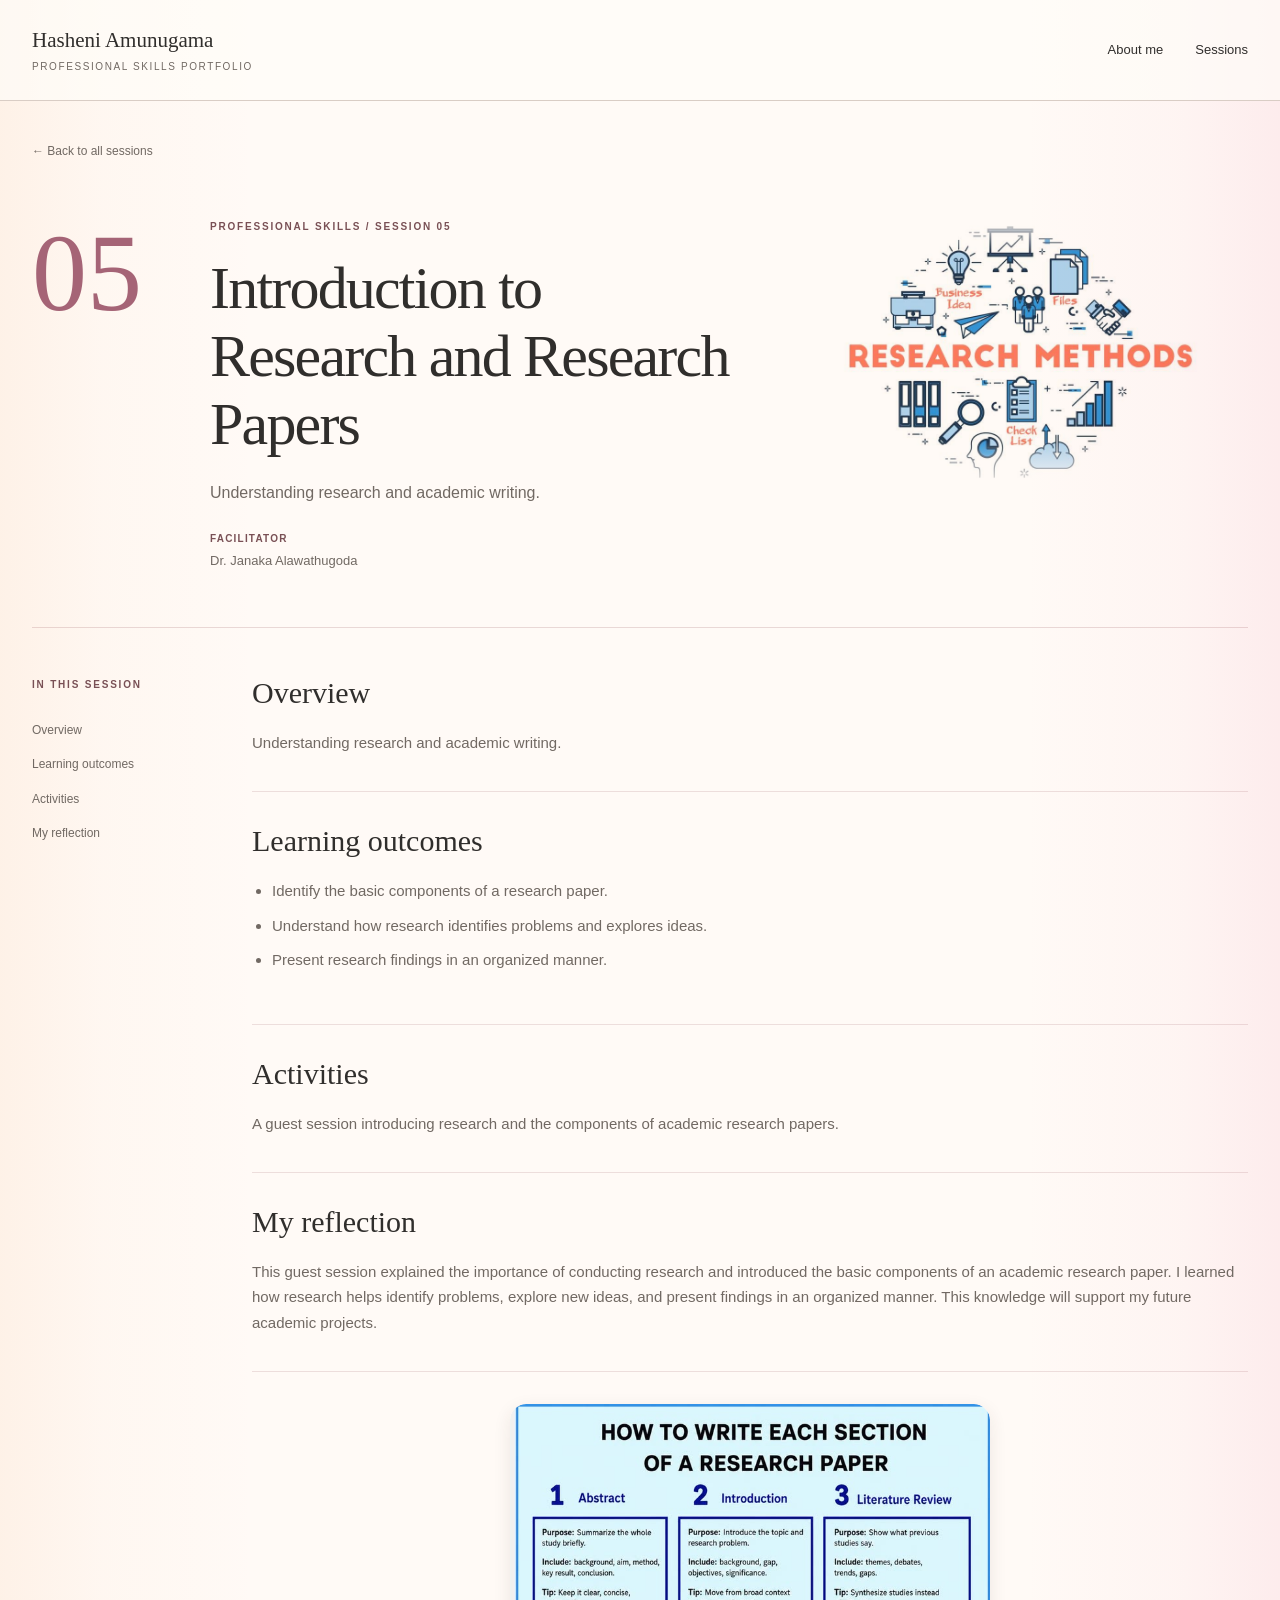
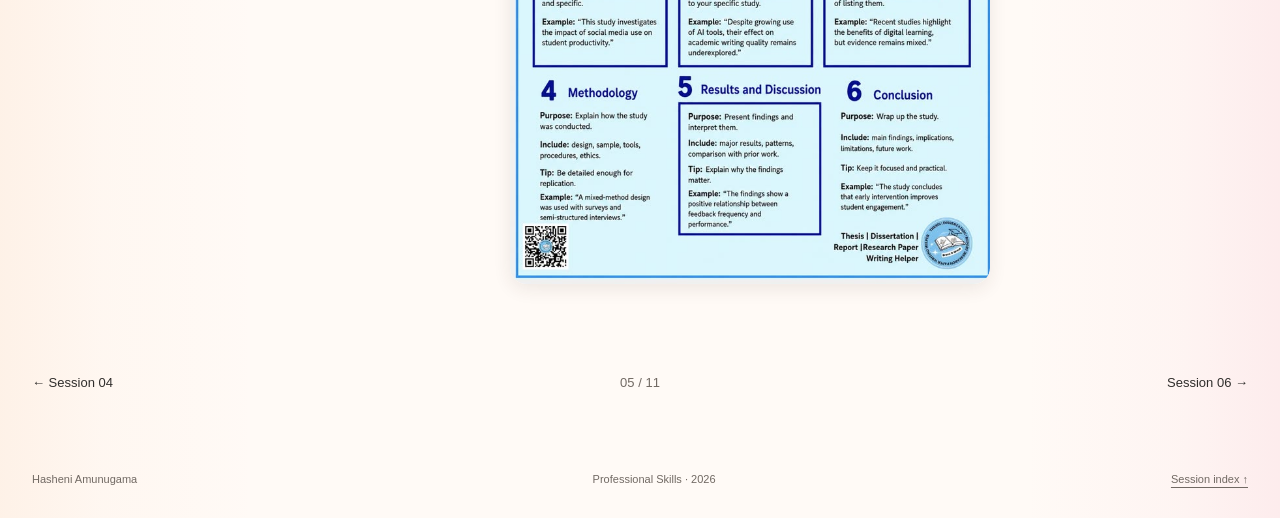
<file: sessions/session-05.html>
<!DOCTYPE html>
<html lang="en"><head><meta charset="UTF-8"><meta name="viewport" content="width=device-width, initial-scale=1">
<title>Session 05: Introduction to Research and Research Papers | Hasheni Amunugama</title><meta name="description" content="Hasheni Amunugama's Professional Skills learning portfolio.">
<link rel="stylesheet" href="../style.css"><script src="../script.js" defer></script></head><body class="session-page">
<a class="skip-link" href="#main">Skip to content</a>
<header class="site-header"><nav class="container navigation" aria-label="Main navigation"><a class="brand" href="../index.html">Hasheni Amunugama<span>Professional Skills Portfolio</span></a><div class="nav-links"><a href="../index.html#about">About me</a><a href="../index.html#sessions">Sessions</a></div></nav></header>
<main id="main" class="container session-main"><a class="back-link" href="../index.html#sessions">&larr; Back to all sessions</a>
<header class="session-heading introduction-heading"><span class="session-numeral">05</span><div><p class="eyebrow">PROFESSIONAL SKILLS / SESSION 05</p><h1>Introduction to Research and Research Papers</h1><p>Understanding research and academic writing.</p><div class="session-meta"><span><strong>Facilitator</strong>Dr. Janaka Alawathugoda</span></div></div><div class="intro-team-art"><img src="../assets/research-banner.jpg" alt="Research methods illustration with documents, charts, and idea symbols" width="992" height="594"></div></header>
<div class="session-body"><aside class="contents"><p class="eyebrow">IN THIS SESSION</p><a href="#overview">Overview</a><a href="#learning">Learning outcomes</a><a href="#activity">Activities</a><a href="#reflection">My reflection</a></aside>
<div class="session-details"><section id="overview"><h2>Overview</h2><p>Understanding research and academic writing.</p></section>
<section id="learning"><h2>Learning outcomes</h2><ul class="outcomes"><li>Identify the basic components of a research paper.</li><li>Understand how research identifies problems and explores ideas.</li><li>Present research findings in an organized manner.</li></ul></section>
<section id="activity"><h2>Activities</h2><p>A guest session introducing research and the components of academic research papers.</p></section>
<section id="reflection"><h2>My reflection</h2><p>This guest session explained the importance of conducting research and introduced the basic components of an academic research paper. I learned how research helps identify problems, explore new ideas, and present findings in an organized manner. This knowledge will support my future academic projects.</p></section><figure class="session-guide"><a href="../assets/research-paper-guide.jpg" data-photo aria-label="Enlarge: Guide to the sections of a research paper"><img src="../assets/research-paper-guide.jpg" alt="Guide to the sections of a research paper" width="736" height="736" loading="lazy"></a></figure>
</div></div>
<nav class="session-pagination" aria-label="Session navigation"><a href="session-04.html">&larr; Session 04</a><span>05 / 11</span><a href="session-06.html">Session 06 &rarr;</a></nav></main><footer class="container footer"><span>Hasheni Amunugama</span><span>Professional Skills &middot; 2026</span><a href="../index.html#sessions">Session index &uarr;</a></footer></body></html>
</file>
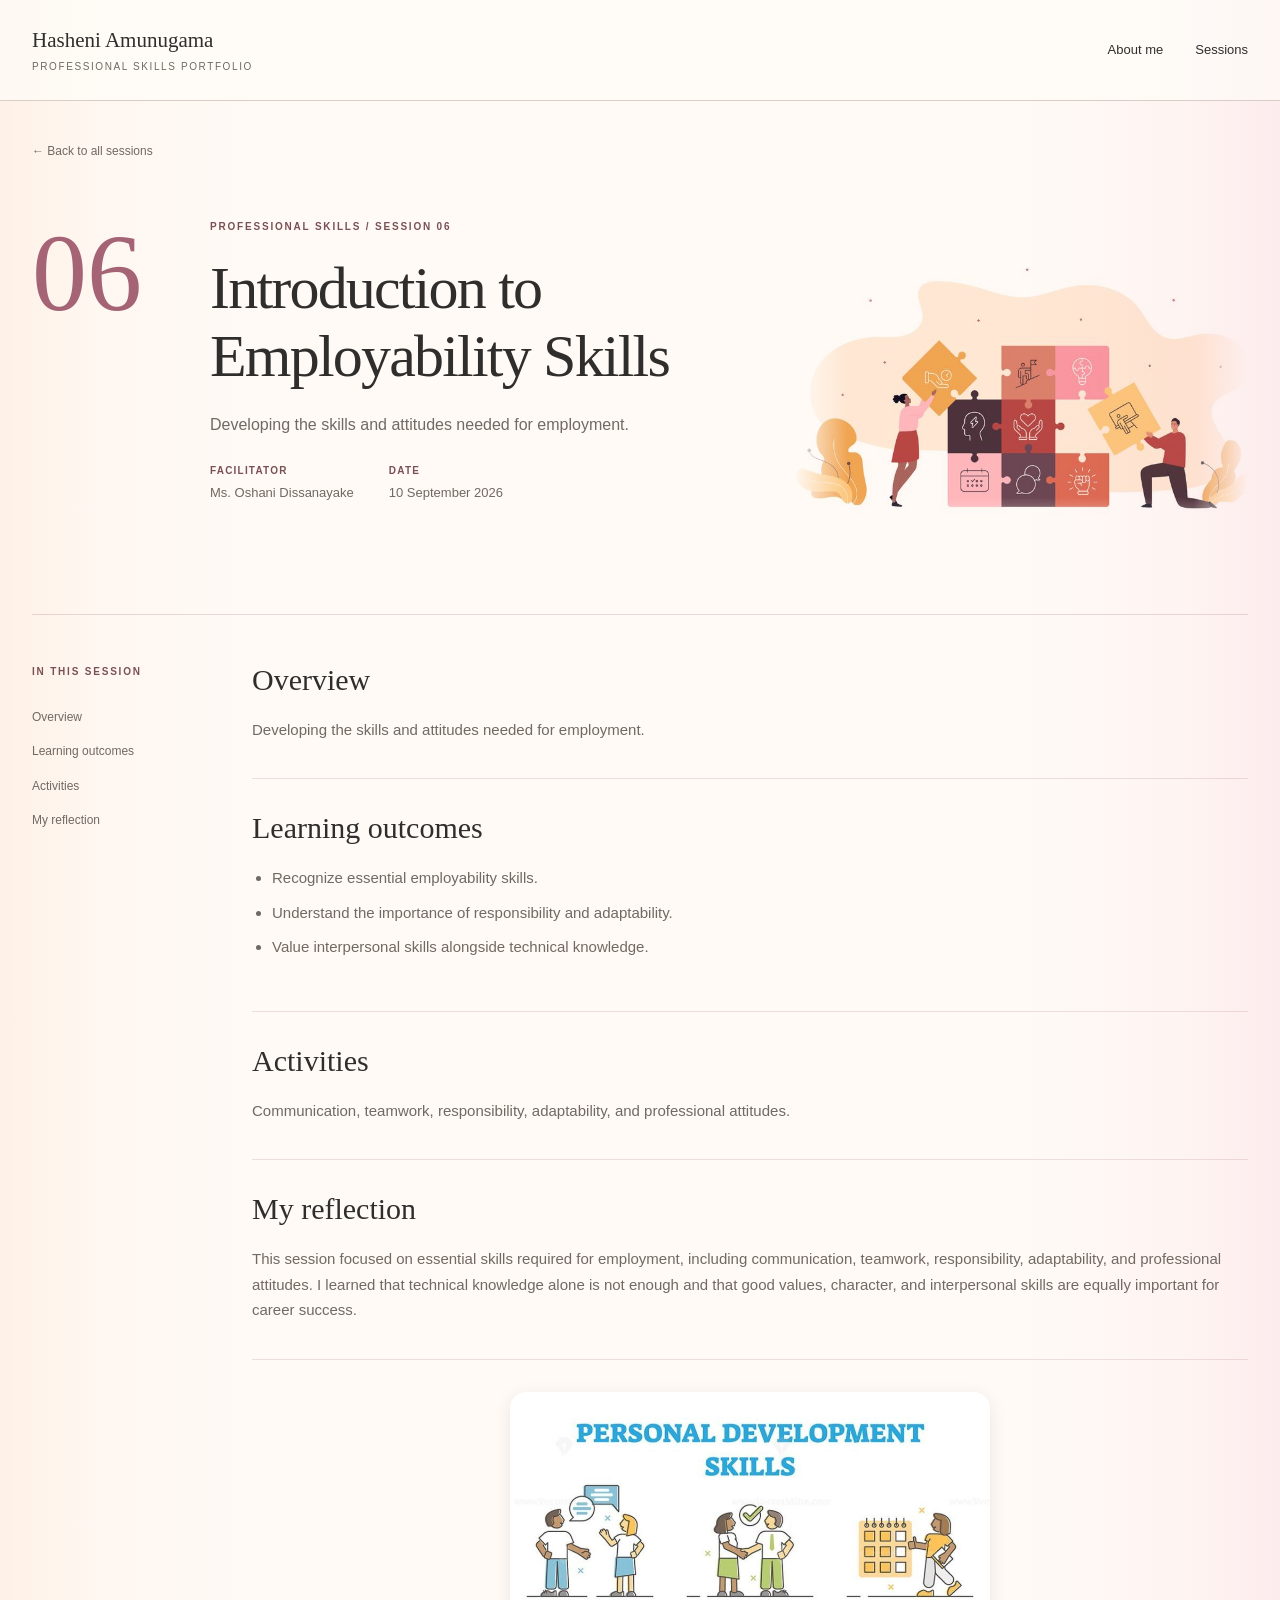
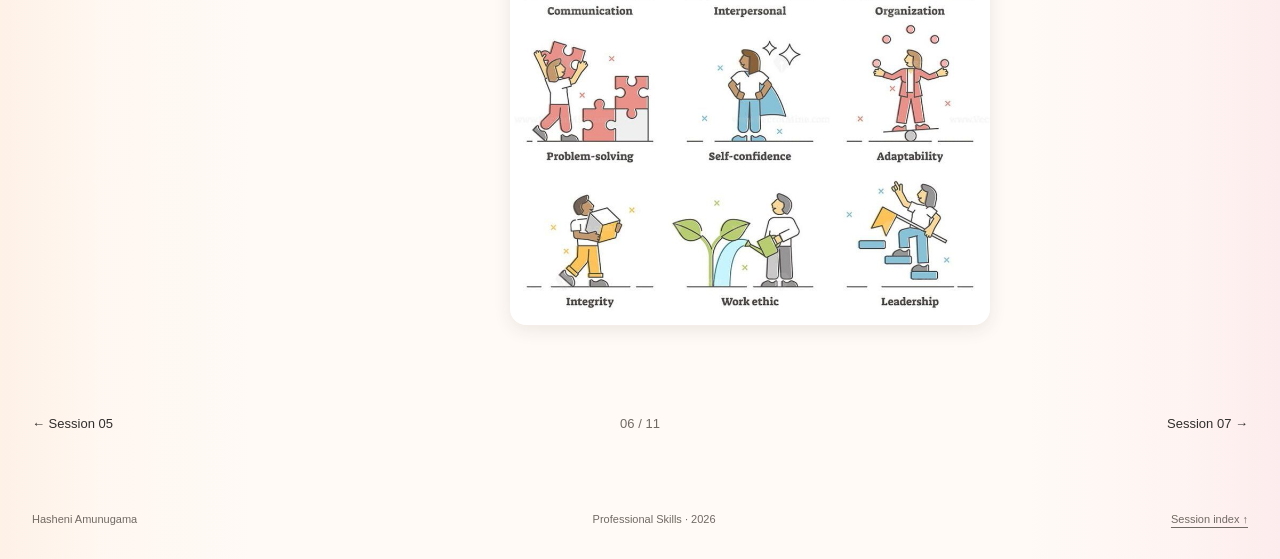
<file: sessions/session-06.html>
<!DOCTYPE html>
<html lang="en"><head><meta charset="UTF-8"><meta name="viewport" content="width=device-width, initial-scale=1">
<title>Session 06: Introduction to Employability Skills | Hasheni Amunugama</title><meta name="description" content="Hasheni Amunugama's Professional Skills learning portfolio.">
<link rel="stylesheet" href="../style.css"><script src="../script.js" defer></script></head><body class="session-page">
<a class="skip-link" href="#main">Skip to content</a>
<header class="site-header"><nav class="container navigation" aria-label="Main navigation"><a class="brand" href="../index.html">Hasheni Amunugama<span>Professional Skills Portfolio</span></a><div class="nav-links"><a href="../index.html#about">About me</a><a href="../index.html#sessions">Sessions</a></div></nav></header>
<main id="main" class="container session-main"><a class="back-link" href="../index.html#sessions">&larr; Back to all sessions</a>
<header class="session-heading introduction-heading"><span class="session-numeral">06</span><div><p class="eyebrow">PROFESSIONAL SKILLS / SESSION 06</p><h1>Introduction to Employability Skills</h1><p>Developing the skills and attitudes needed for employment.</p><div class="session-meta"><span><strong>Facilitator</strong>Ms. Oshani Dissanayake</span><span><strong>Date</strong>10 September 2026</span></div></div><div class="intro-team-art"><img src="../assets/employability-banner.jpg" alt="People assembling puzzle pieces representing professional skills" width="736" height="552"></div></header>
<div class="session-body"><aside class="contents"><p class="eyebrow">IN THIS SESSION</p><a href="#overview">Overview</a><a href="#learning">Learning outcomes</a><a href="#activity">Activities</a><a href="#reflection">My reflection</a></aside>
<div class="session-details"><section id="overview"><h2>Overview</h2><p>Developing the skills and attitudes needed for employment.</p></section>
<section id="learning"><h2>Learning outcomes</h2><ul class="outcomes"><li>Recognize essential employability skills.</li><li>Understand the importance of responsibility and adaptability.</li><li>Value interpersonal skills alongside technical knowledge.</li></ul></section>
<section id="activity"><h2>Activities</h2><p>Communication, teamwork, responsibility, adaptability, and professional attitudes.</p></section>
<section id="reflection"><h2>My reflection</h2><p>This session focused on essential skills required for employment, including communication, teamwork, responsibility, adaptability, and professional attitudes. I learned that technical knowledge alone is not enough and that good values, character, and interpersonal skills are equally important for career success.</p></section><figure class="session-guide"><a href="../assets/personal-development-skills.jpg" data-photo aria-label="Enlarge: Personal development skills including communication, organization, problem-solving, adaptability, and leadership"><img src="../assets/personal-development-skills.jpg" alt="Personal development skills including communication, organization, problem-solving, adaptability, and leadership" width="900" height="1000" loading="lazy"></a></figure>
</div></div>
<nav class="session-pagination" aria-label="Session navigation"><a href="session-05.html">&larr; Session 05</a><span>06 / 11</span><a href="session-07.html">Session 07 &rarr;</a></nav></main><footer class="container footer"><span>Hasheni Amunugama</span><span>Professional Skills &middot; 2026</span><a href="../index.html#sessions">Session index &uarr;</a></footer></body></html>
</file>
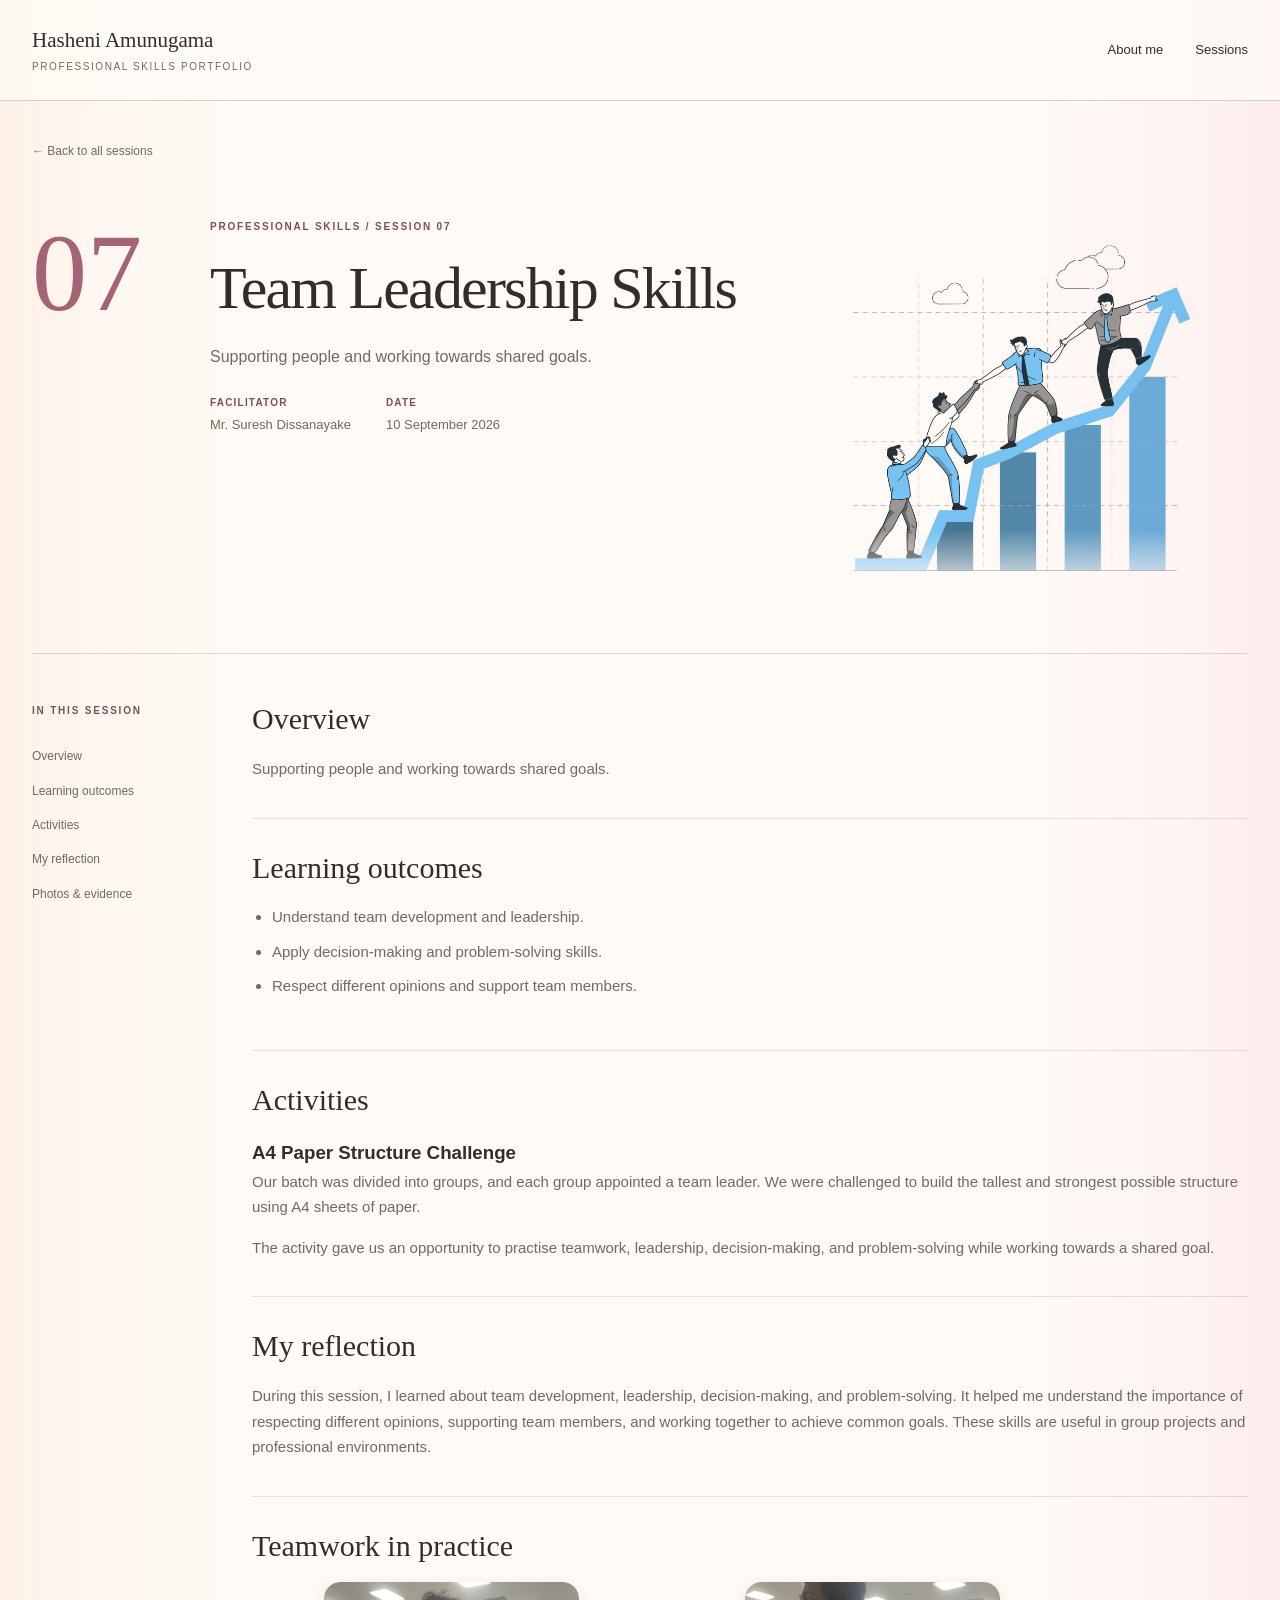
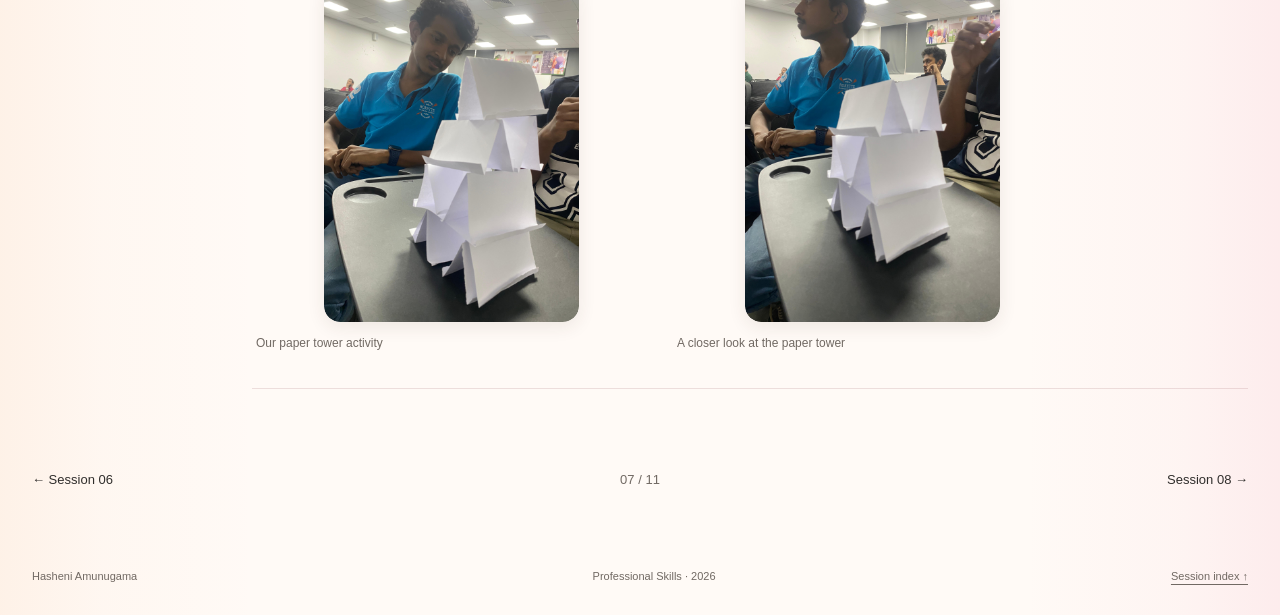
<file: sessions/session-07.html>
<!DOCTYPE html>
<html lang="en"><head><meta charset="UTF-8"><meta name="viewport" content="width=device-width, initial-scale=1">
<title>Session 07: Team Leadership Skills | Hasheni Amunugama</title><meta name="description" content="Hasheni Amunugama's Professional Skills learning portfolio.">
<link rel="stylesheet" href="../style.css"><script src="../script.js" defer></script></head><body class="session-page">
<a class="skip-link" href="#main">Skip to content</a>
<header class="site-header"><nav class="container navigation" aria-label="Main navigation"><a class="brand" href="../index.html">Hasheni Amunugama<span>Professional Skills Portfolio</span></a><div class="nav-links"><a href="../index.html#about">About me</a><a href="../index.html#sessions">Sessions</a></div></nav></header>
<main id="main" class="container session-main"><a class="back-link" href="../index.html#sessions">&larr; Back to all sessions</a>
<header class="session-heading introduction-heading"><span class="session-numeral">07</span><div><p class="eyebrow">PROFESSIONAL SKILLS / SESSION 07</p><h1>Team Leadership Skills</h1><p>Supporting people and working towards shared goals.</p><div class="session-meta"><span><strong>Facilitator</strong>Mr. Suresh Dissanayake</span><span><strong>Date</strong>10 September 2026</span></div></div><div class="intro-team-art"><img src="../assets/leadership-banner.jpg" alt="Team members helping each other climb an upward growth chart" width="750" height="750"></div></header>
<div class="session-body"><aside class="contents"><p class="eyebrow">IN THIS SESSION</p><a href="#overview">Overview</a><a href="#learning">Learning outcomes</a><a href="#activity">Activities</a><a href="#reflection">My reflection</a><a href="#photos">Photos &amp; evidence</a></aside>
<div class="session-details"><section id="overview"><h2>Overview</h2><p>Supporting people and working towards shared goals.</p></section>
<section id="learning"><h2>Learning outcomes</h2><ul class="outcomes"><li>Understand team development and leadership.</li><li>Apply decision-making and problem-solving skills.</li><li>Respect different opinions and support team members.</li></ul></section>
<section id="activity"><h2>Activities</h2><h3>A4 Paper Structure Challenge</h3><p>Our batch was divided into groups, and each group appointed a team leader. We were challenged to build the tallest and strongest possible structure using A4 sheets of paper.</p><p>The activity gave us an opportunity to practise teamwork, leadership, decision-making, and problem-solving while working towards a shared goal.</p></section>
<section id="reflection"><h2>My reflection</h2><p>During this session, I learned about team development, leadership, decision-making, and problem-solving. It helped me understand the importance of respecting different opinions, supporting team members, and working together to achieve common goals. These skills are useful in group projects and professional environments.</p></section>
<section id="photos" class="session-evidence"><h2>Teamwork in practice</h2><div class="evidence-grid-moderate evidence-pair"><figure><a href="../assets/paper-tower-activity-1.jpg" data-photo aria-label="Enlarge: Our paper tower activity"><img src="../assets/paper-tower-activity-1.jpg" alt="Our paper tower activity" loading="lazy"></a><figcaption>Our paper tower activity</figcaption></figure><figure><a href="../assets/paper-tower-activity-2.jpg" data-photo aria-label="Enlarge: A closer look at the paper tower"><img src="../assets/paper-tower-activity-2.jpg" alt="A closer look at the paper tower" loading="lazy"></a><figcaption>A closer look at the paper tower</figcaption></figure></div></section></div></div>
<nav class="session-pagination" aria-label="Session navigation"><a href="session-06.html">&larr; Session 06</a><span>07 / 11</span><a href="session-08.html">Session 08 &rarr;</a></nav></main><footer class="container footer"><span>Hasheni Amunugama</span><span>Professional Skills &middot; 2026</span><a href="../index.html#sessions">Session index &uarr;</a></footer></body></html>
</file>
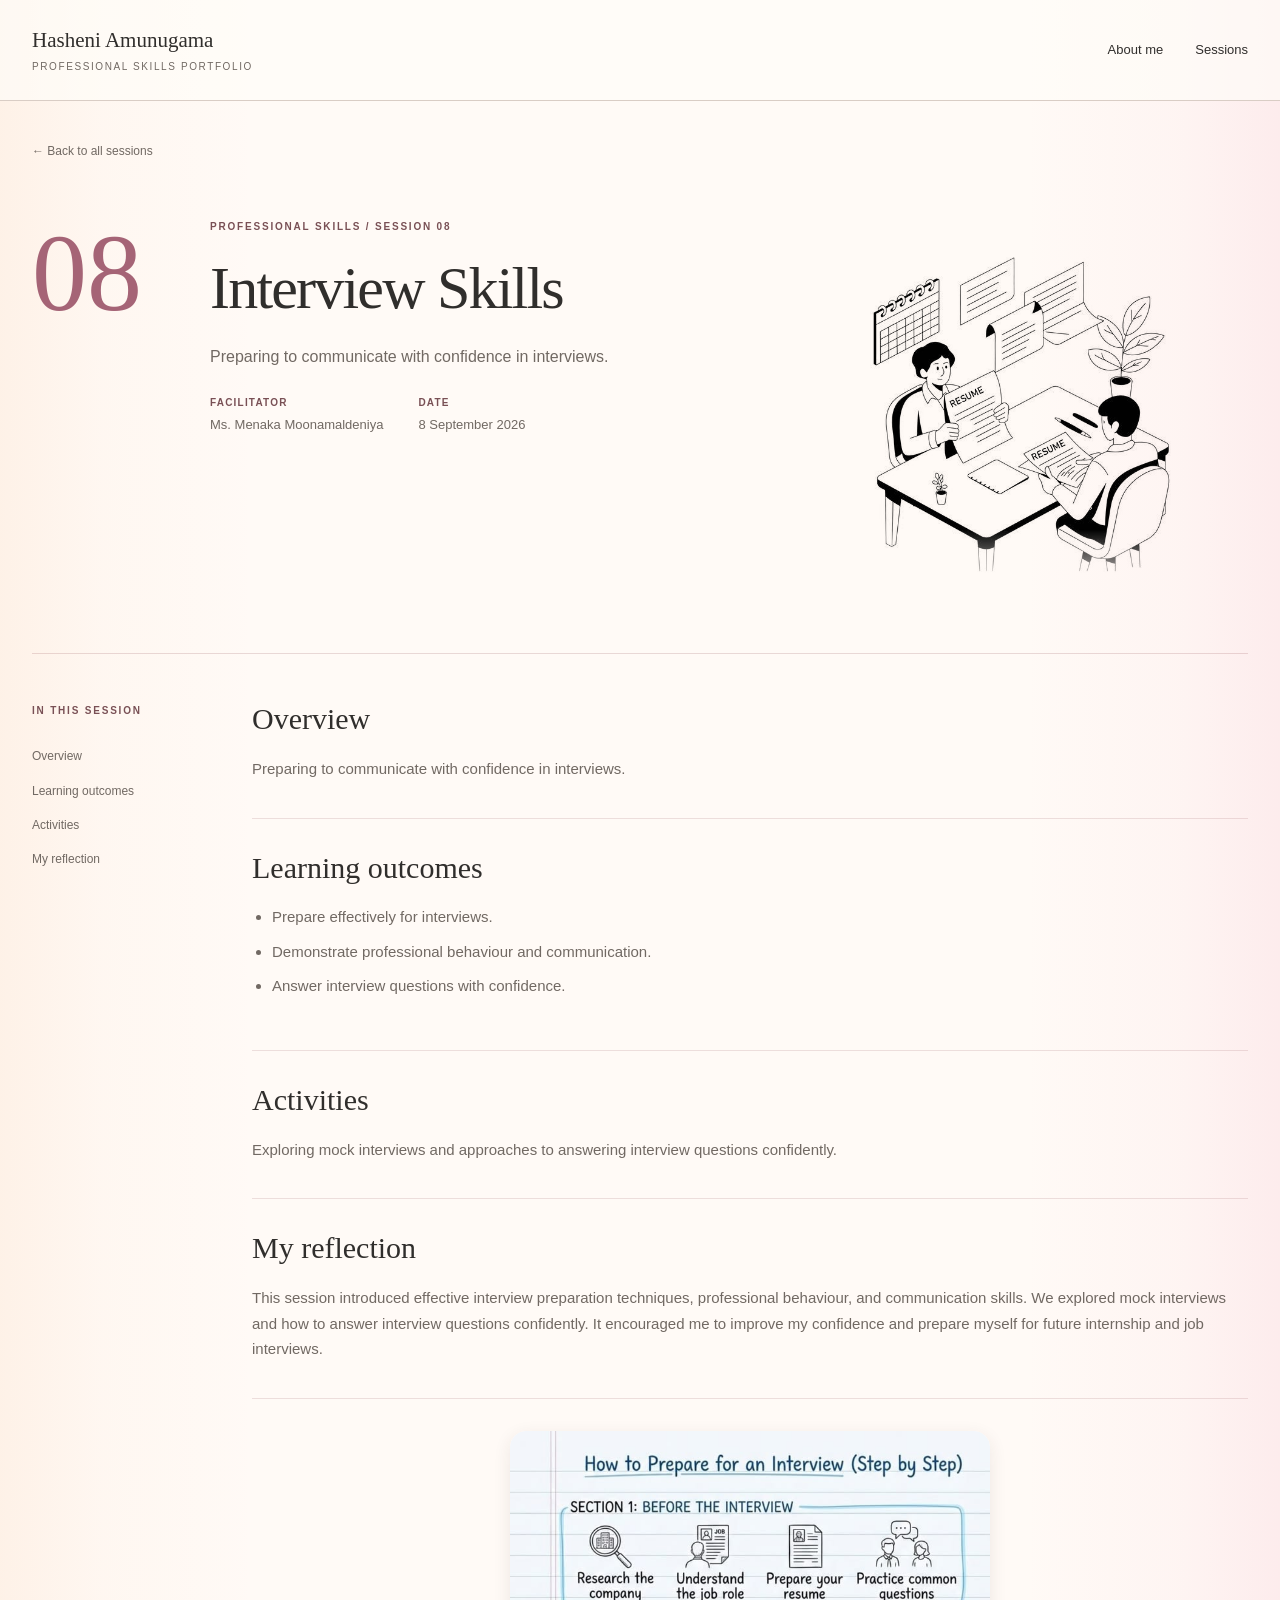
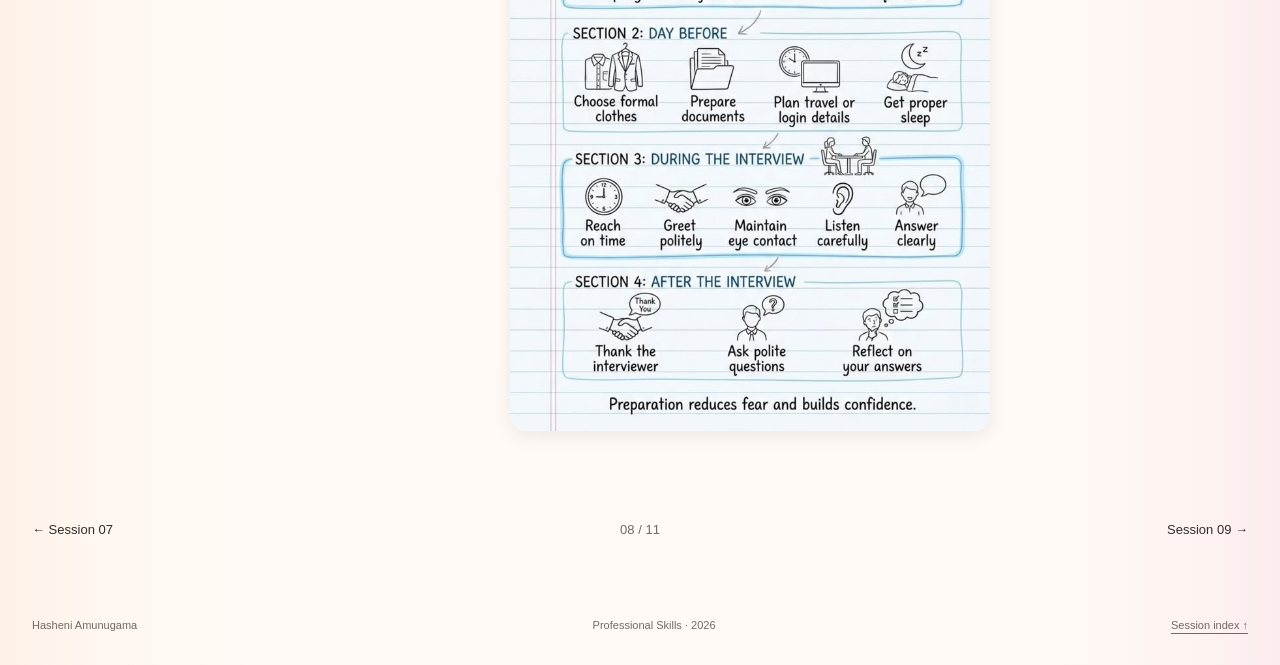
<file: sessions/session-08.html>
<!DOCTYPE html>
<html lang="en"><head><meta charset="UTF-8"><meta name="viewport" content="width=device-width, initial-scale=1">
<title>Session 08: Interview Skills | Hasheni Amunugama</title><meta name="description" content="Hasheni Amunugama's Professional Skills learning portfolio.">
<link rel="stylesheet" href="../style.css"><script src="../script.js" defer></script></head><body class="session-page">
<a class="skip-link" href="#main">Skip to content</a>
<header class="site-header"><nav class="container navigation" aria-label="Main navigation"><a class="brand" href="../index.html">Hasheni Amunugama<span>Professional Skills Portfolio</span></a><div class="nav-links"><a href="../index.html#about">About me</a><a href="../index.html#sessions">Sessions</a></div></nav></header>
<main id="main" class="container session-main"><a class="back-link" href="../index.html#sessions">&larr; Back to all sessions</a>
<header class="session-heading introduction-heading"><span class="session-numeral">08</span><div><p class="eyebrow">PROFESSIONAL SKILLS / SESSION 08</p><h1>Interview Skills</h1><p>Preparing to communicate with confidence in interviews.</p><div class="session-meta"><span><strong>Facilitator</strong>Ms. Menaka Moonamaldeniya</span><span><strong>Date</strong>8 September 2026</span></div></div><div class="intro-team-art"><img src="../assets/interview-banner.jpg" alt="Illustration of a candidate and interviewer discussing a resume" width="626" height="626"></div></header>
<div class="session-body"><aside class="contents"><p class="eyebrow">IN THIS SESSION</p><a href="#overview">Overview</a><a href="#learning">Learning outcomes</a><a href="#activity">Activities</a><a href="#reflection">My reflection</a></aside>
<div class="session-details"><section id="overview"><h2>Overview</h2><p>Preparing to communicate with confidence in interviews.</p></section>
<section id="learning"><h2>Learning outcomes</h2><ul class="outcomes"><li>Prepare effectively for interviews.</li><li>Demonstrate professional behaviour and communication.</li><li>Answer interview questions with confidence.</li></ul></section>
<section id="activity"><h2>Activities</h2><p>Exploring mock interviews and approaches to answering interview questions confidently.</p></section>
<section id="reflection"><h2>My reflection</h2><p>This session introduced effective interview preparation techniques, professional behaviour, and communication skills. We explored mock interviews and how to answer interview questions confidently. It encouraged me to improve my confidence and prepare myself for future internship and job interviews.</p></section><figure class="session-guide"><a href="../assets/interview-preparation-guide.jpg" data-photo aria-label="Enlarge: Step-by-step interview preparation guide"><img src="../assets/interview-preparation-guide.jpg" alt="Step-by-step interview preparation guide" width="736" height="920" loading="lazy"></a></figure>
</div></div>
<nav class="session-pagination" aria-label="Session navigation"><a href="session-07.html">&larr; Session 07</a><span>08 / 11</span><a href="session-09.html">Session 09 &rarr;</a></nav></main><footer class="container footer"><span>Hasheni Amunugama</span><span>Professional Skills &middot; 2026</span><a href="../index.html#sessions">Session index &uarr;</a></footer></body></html>
</file>
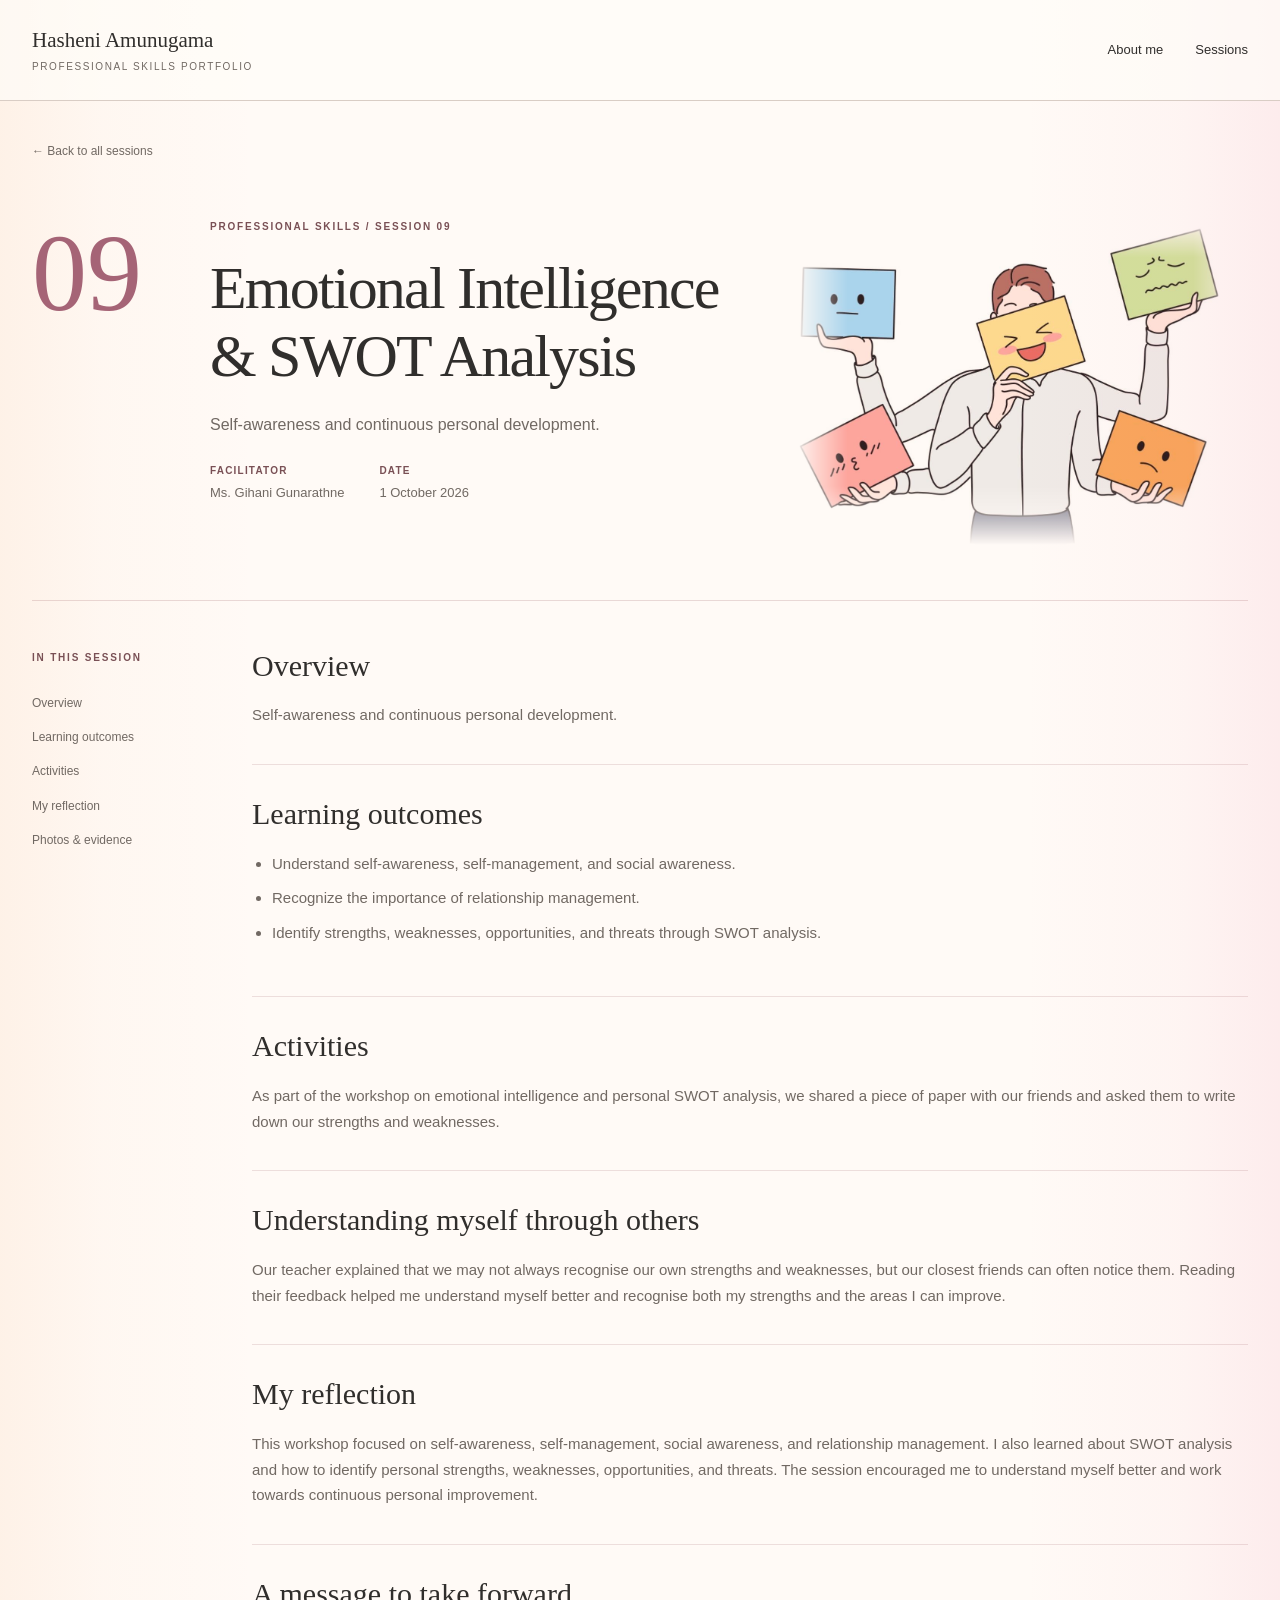
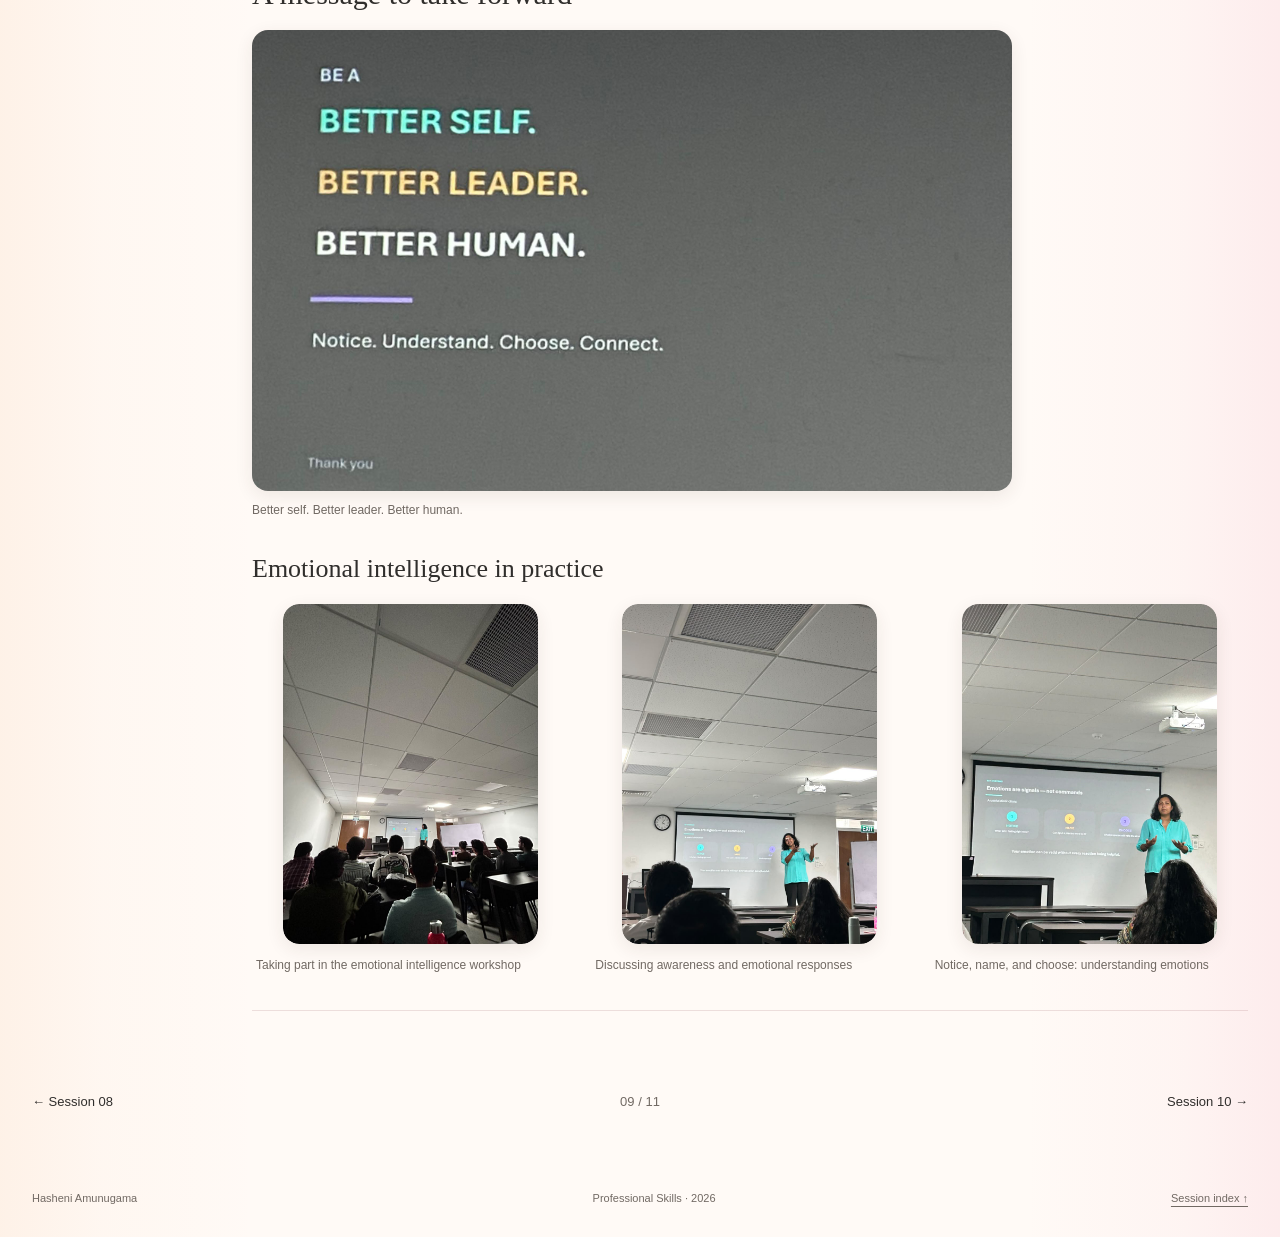
<file: sessions/session-09.html>
<!DOCTYPE html>
<html lang="en"><head><meta charset="UTF-8"><meta name="viewport" content="width=device-width, initial-scale=1">
<title>Session 09: Emotional Intelligence &amp; SWOT Analysis | Hasheni Amunugama</title><meta name="description" content="Hasheni Amunugama's Professional Skills learning portfolio.">
<link rel="stylesheet" href="../style.css"><script src="../script.js" defer></script></head><body class="session-page">
<a class="skip-link" href="#main">Skip to content</a>
<header class="site-header"><nav class="container navigation" aria-label="Main navigation"><a class="brand" href="../index.html">Hasheni Amunugama<span>Professional Skills Portfolio</span></a><div class="nav-links"><a href="../index.html#about">About me</a><a href="../index.html#sessions">Sessions</a></div></nav></header>
<main id="main" class="container session-main"><a class="back-link" href="../index.html#sessions">&larr; Back to all sessions</a>
<header class="session-heading introduction-heading"><span class="session-numeral">09</span><div><p class="eyebrow">PROFESSIONAL SKILLS / SESSION 09</p><h1>Emotional Intelligence &amp; SWOT Analysis</h1><p>Self-awareness and continuous personal development.</p><div class="session-meta"><span><strong>Facilitator</strong>Ms. Gihani Gunarathne</span><span><strong>Date</strong>1 October 2026</span></div></div><div class="intro-team-art"><img src="../assets/emotional-intelligence-banner.jpg" alt="Person holding cards showing different emotions" width="1199" height="861"></div></header>
<div class="session-body"><aside class="contents"><p class="eyebrow">IN THIS SESSION</p><a href="#overview">Overview</a><a href="#learning">Learning outcomes</a><a href="#activity">Activities</a><a href="#reflection">My reflection</a><a href="#photos">Photos &amp; evidence</a></aside>
<div class="session-details"><section id="overview"><h2>Overview</h2><p>Self-awareness and continuous personal development.</p></section>
<section id="learning"><h2>Learning outcomes</h2><ul class="outcomes"><li>Understand self-awareness, self-management, and social awareness.</li><li>Recognize the importance of relationship management.</li><li>Identify strengths, weaknesses, opportunities, and threats through SWOT analysis.</li></ul></section>
<section id="activity"><h2>Activities</h2><p>As part of the workshop on emotional intelligence and personal SWOT analysis, we shared a piece of paper with our friends and asked them to write down our strengths and weaknesses.</p></section>
<section id="peer-feedback"><h2>Understanding myself through others</h2><p>Our teacher explained that we may not always recognise our own strengths and weaknesses, but our closest friends can often notice them. Reading their feedback helped me understand myself better and recognise both my strengths and the areas I can improve.</p></section>
<section id="reflection"><h2>My reflection</h2><p>This workshop focused on self-awareness, self-management, social awareness, and relationship management. I also learned about SWOT analysis and how to identify personal strengths, weaknesses, opportunities, and threats. The session encouraged me to understand myself better and work towards continuous personal improvement.</p></section>
<section id="photos" class="session-evidence"><h2>A message to take forward</h2><figure class="featured-takeaway"><a href="../assets/emotions-takeaway.jpg" data-photo aria-label="Enlarge: Better self. Better leader. Better human."><img src="../assets/emotions-takeaway.jpg" alt="Better self. Better leader. Better human." loading="lazy"></a><figcaption>Better self. Better leader. Better human.</figcaption></figure><h3>Emotional intelligence in practice</h3><div class="evidence-grid-moderate"><figure class="classroom-photo"><a href="../assets/emotions-classroom.jpg" data-photo aria-label="Enlarge: Taking part in the emotional intelligence workshop"><img src="../assets/emotions-classroom.jpg" alt="Taking part in the emotional intelligence workshop" loading="lazy"></a><figcaption>Taking part in the emotional intelligence workshop</figcaption></figure><figure class="classroom-photo"><a href="../assets/emotions-discussion.jpg" data-photo aria-label="Enlarge: Discussing awareness and emotional responses"><img src="../assets/emotions-discussion.jpg" alt="Discussing awareness and emotional responses" loading="lazy"></a><figcaption>Discussing awareness and emotional responses</figcaption></figure><figure class="classroom-photo"><a href="../assets/emotions-notice-name-choose.jpg" data-photo aria-label="Enlarge: Notice, name, and choose: understanding emotions"><img src="../assets/emotions-notice-name-choose.jpg" alt="Notice, name, and choose: understanding emotions" loading="lazy"></a><figcaption>Notice, name, and choose: understanding emotions</figcaption></figure></div></section></div></div>
<nav class="session-pagination" aria-label="Session navigation"><a href="session-08.html">&larr; Session 08</a><span>09 / 11</span><a href="session-10.html">Session 10 &rarr;</a></nav></main><footer class="container footer"><span>Hasheni Amunugama</span><span>Professional Skills &middot; 2026</span><a href="../index.html#sessions">Session index &uarr;</a></footer></body></html>
</file>
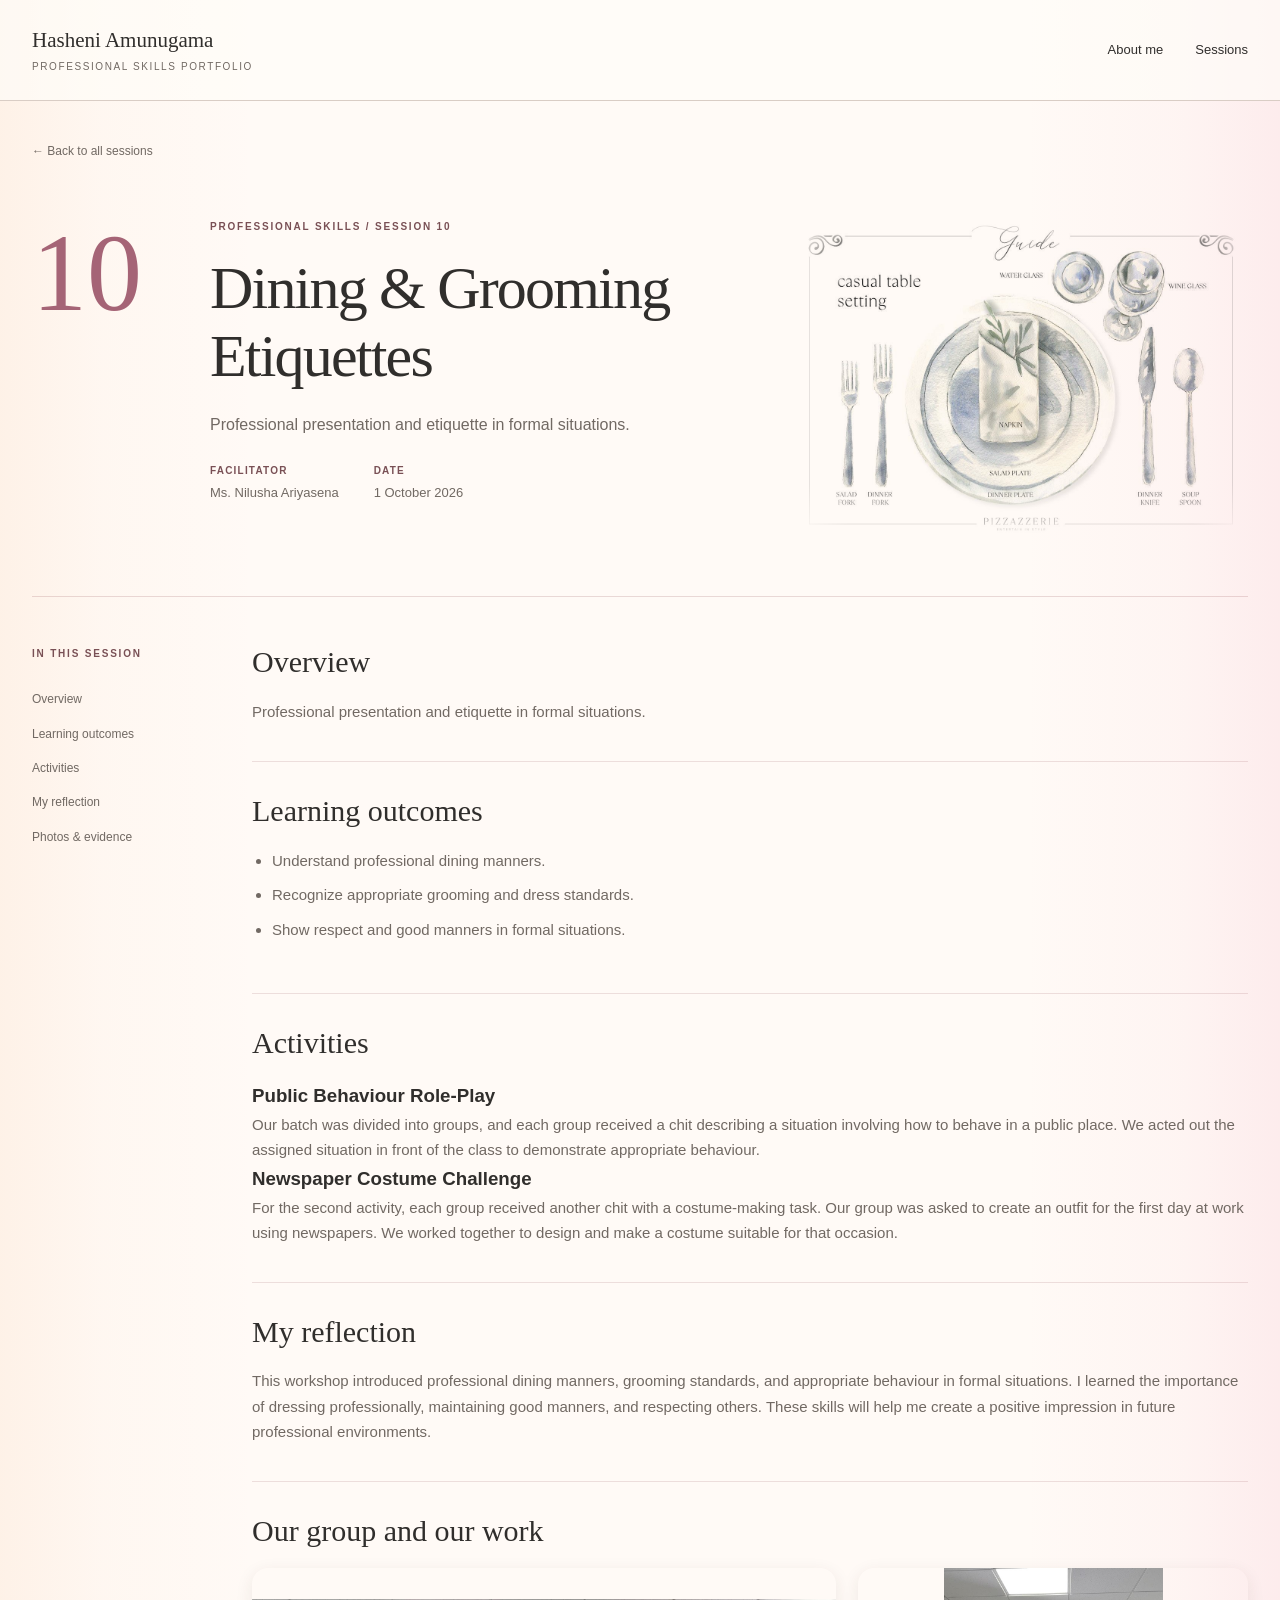
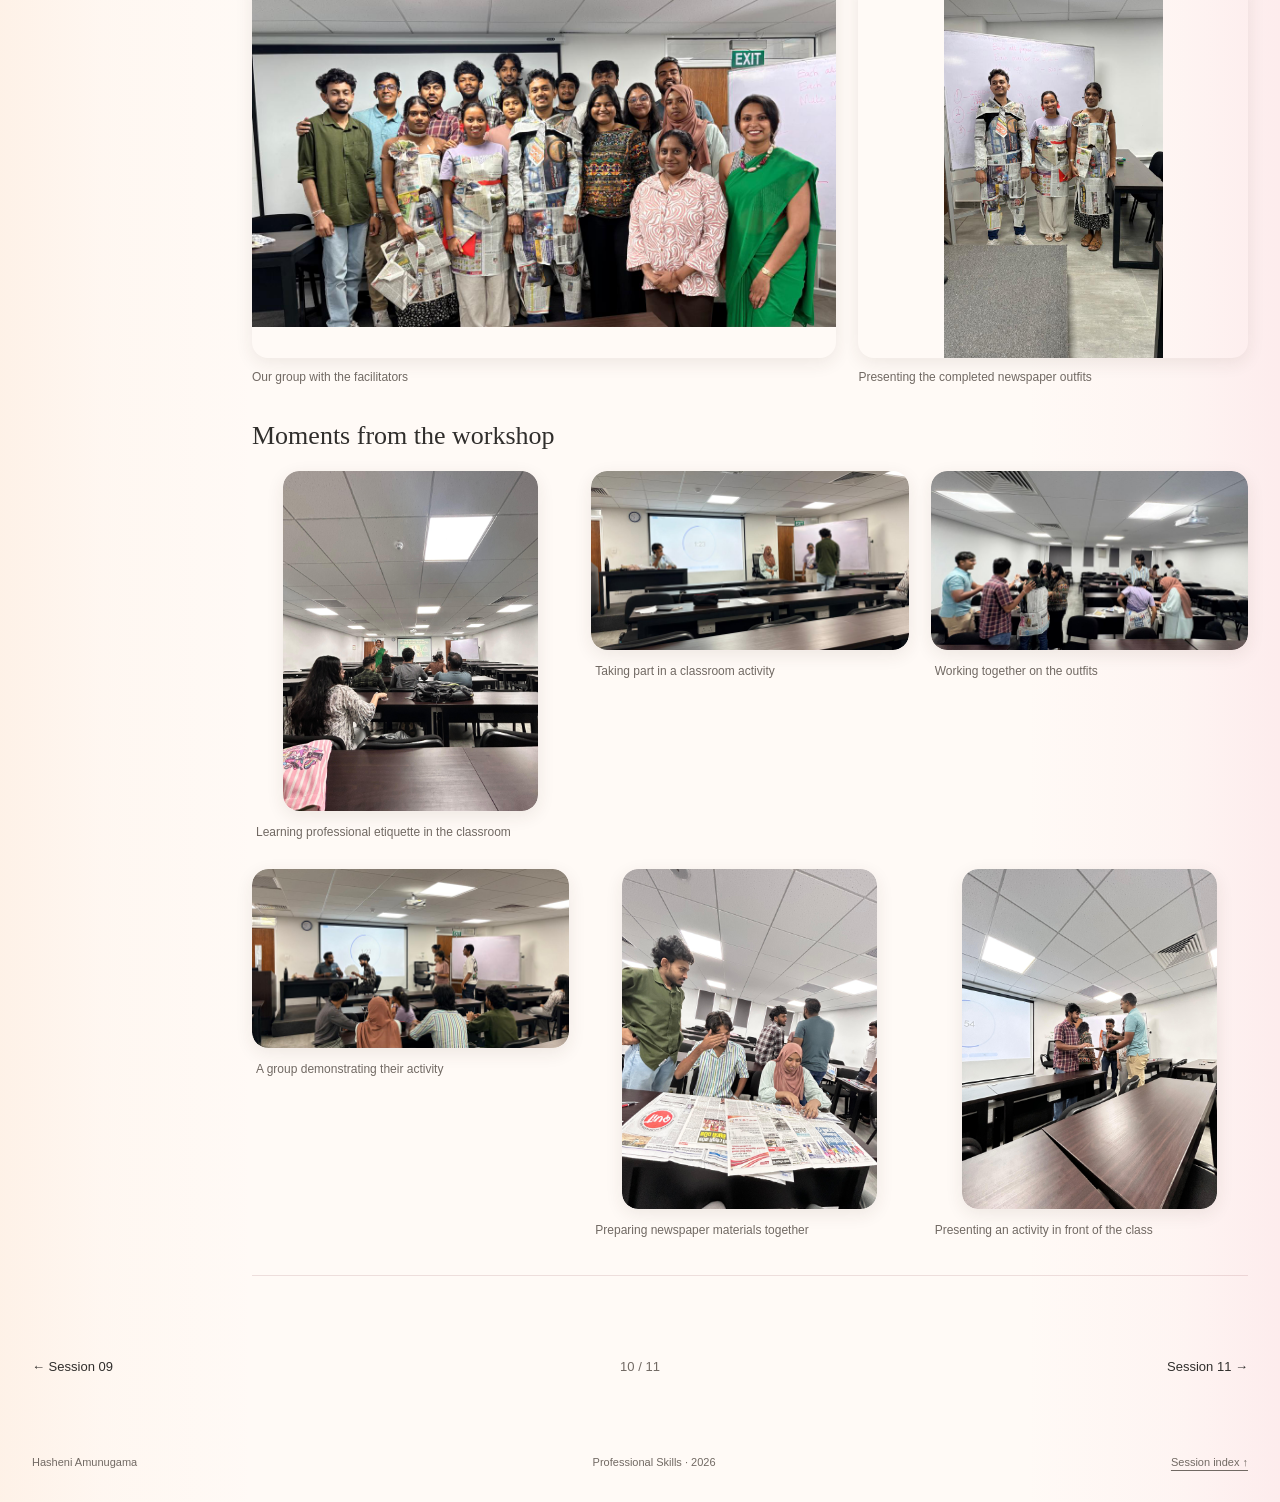
<file: sessions/session-10.html>
<!DOCTYPE html>
<html lang="en"><head><meta charset="UTF-8"><meta name="viewport" content="width=device-width, initial-scale=1">
<title>Session 10: Dining &amp; Grooming Etiquettes | Hasheni Amunugama</title><meta name="description" content="Hasheni Amunugama's Professional Skills learning portfolio.">
<link rel="stylesheet" href="../style.css"><script src="../script.js" defer></script></head><body class="session-page">
<a class="skip-link" href="#main">Skip to content</a>
<header class="site-header"><nav class="container navigation" aria-label="Main navigation"><a class="brand" href="../index.html">Hasheni Amunugama<span>Professional Skills Portfolio</span></a><div class="nav-links"><a href="../index.html#about">About me</a><a href="../index.html#sessions">Sessions</a></div></nav></header>
<main id="main" class="container session-main"><a class="back-link" href="../index.html#sessions">&larr; Back to all sessions</a>
<header class="session-heading introduction-heading"><span class="session-numeral">10</span><div><p class="eyebrow">PROFESSIONAL SKILLS / SESSION 10</p><h1>Dining &amp; Grooming Etiquettes</h1><p>Professional presentation and etiquette in formal situations.</p><div class="session-meta"><span><strong>Facilitator</strong>Ms. Nilusha Ariyasena</span><span><strong>Date</strong>1 October 2026</span></div></div><div class="intro-team-art"><img src="../assets/table-setting-banner.jpg" alt="Watercolour guide to a casual table setting with labelled plates, cutlery, napkin, and glasses" width="1200" height="853"></div></header>
<div class="session-body"><aside class="contents"><p class="eyebrow">IN THIS SESSION</p><a href="#overview">Overview</a><a href="#learning">Learning outcomes</a><a href="#activity">Activities</a><a href="#reflection">My reflection</a><a href="#photos">Photos &amp; evidence</a></aside>
<div class="session-details"><section id="overview"><h2>Overview</h2><p>Professional presentation and etiquette in formal situations.</p></section>
<section id="learning"><h2>Learning outcomes</h2><ul class="outcomes"><li>Understand professional dining manners.</li><li>Recognize appropriate grooming and dress standards.</li><li>Show respect and good manners in formal situations.</li></ul></section>
<section id="activity"><h2>Activities</h2><h3>Public Behaviour Role-Play</h3><p>Our batch was divided into groups, and each group received a chit describing a situation involving how to behave in a public place. We acted out the assigned situation in front of the class to demonstrate appropriate behaviour.</p><h3>Newspaper Costume Challenge</h3><p>For the second activity, each group received another chit with a costume-making task. Our group was asked to create an outfit for the first day at work using newspapers. We worked together to design and make a costume suitable for that occasion.</p></section>
<section id="reflection"><h2>My reflection</h2><p>This workshop introduced professional dining manners, grooming standards, and appropriate behaviour in formal situations. I learned the importance of dressing professionally, maintaining good manners, and respecting others. These skills will help me create a positive impression in future professional environments.</p></section>
<section id="photos" class="session-evidence"><h2>Our group and our work</h2><div class="workshop-featured"><figure class=""><a href="../assets/etiquette-group.jpg" data-photo aria-label="Enlarge: Our group with the facilitators"><img src="../assets/etiquette-group.jpg" alt="Our group with the facilitators" loading="lazy"></a><figcaption>Our group with the facilitators</figcaption></figure><figure class=""><a href="../assets/etiquette-outfits.jpg" data-photo aria-label="Enlarge: Presenting the completed newspaper outfits"><img src="../assets/etiquette-outfits.jpg" alt="Presenting the completed newspaper outfits" loading="lazy"></a><figcaption>Presenting the completed newspaper outfits</figcaption></figure></div><h3>Moments from the workshop</h3><div class="evidence-grid-moderate"><figure class="classroom-photo"><a href="../assets/etiquette-workshop.jpg" data-photo aria-label="Enlarge: Learning professional etiquette in the classroom"><img src="../assets/etiquette-workshop.jpg" alt="Learning professional etiquette in the classroom" loading="lazy"></a><figcaption>Learning professional etiquette in the classroom</figcaption></figure><figure class=""><a href="../assets/etiquette-roleplay.jpg" data-photo aria-label="Enlarge: Taking part in a classroom activity"><img src="../assets/etiquette-roleplay.jpg" alt="Taking part in a classroom activity" loading="lazy"></a><figcaption>Taking part in a classroom activity</figcaption></figure><figure class=""><a href="../assets/etiquette-preparation.jpg" data-photo aria-label="Enlarge: Working together on the outfits"><img src="../assets/etiquette-preparation.jpg" alt="Working together on the outfits" loading="lazy"></a><figcaption>Working together on the outfits</figcaption></figure><figure class=""><a href="../assets/etiquette-demonstration.jpg" data-photo aria-label="Enlarge: A group demonstrating their activity"><img src="../assets/etiquette-demonstration.jpg" alt="A group demonstrating their activity" loading="lazy"></a><figcaption>A group demonstrating their activity</figcaption></figure><figure class=""><a href="../assets/etiquette-teamwork.jpg" data-photo aria-label="Enlarge: Preparing newspaper materials together"><img src="../assets/etiquette-teamwork.jpg" alt="Preparing newspaper materials together" loading="lazy"></a><figcaption>Preparing newspaper materials together</figcaption></figure><figure class=""><a href="../assets/etiquette-presentation.jpg" data-photo aria-label="Enlarge: Presenting an activity in front of the class"><img src="../assets/etiquette-presentation.jpg" alt="Presenting an activity in front of the class" loading="lazy"></a><figcaption>Presenting an activity in front of the class</figcaption></figure></div></section></div></div>
<nav class="session-pagination" aria-label="Session navigation"><a href="session-09.html">&larr; Session 09</a><span>10 / 11</span><a href="session-11.html">Session 11 &rarr;</a></nav></main><footer class="container footer"><span>Hasheni Amunugama</span><span>Professional Skills &middot; 2026</span><a href="../index.html#sessions">Session index &uarr;</a></footer></body></html>
</file>
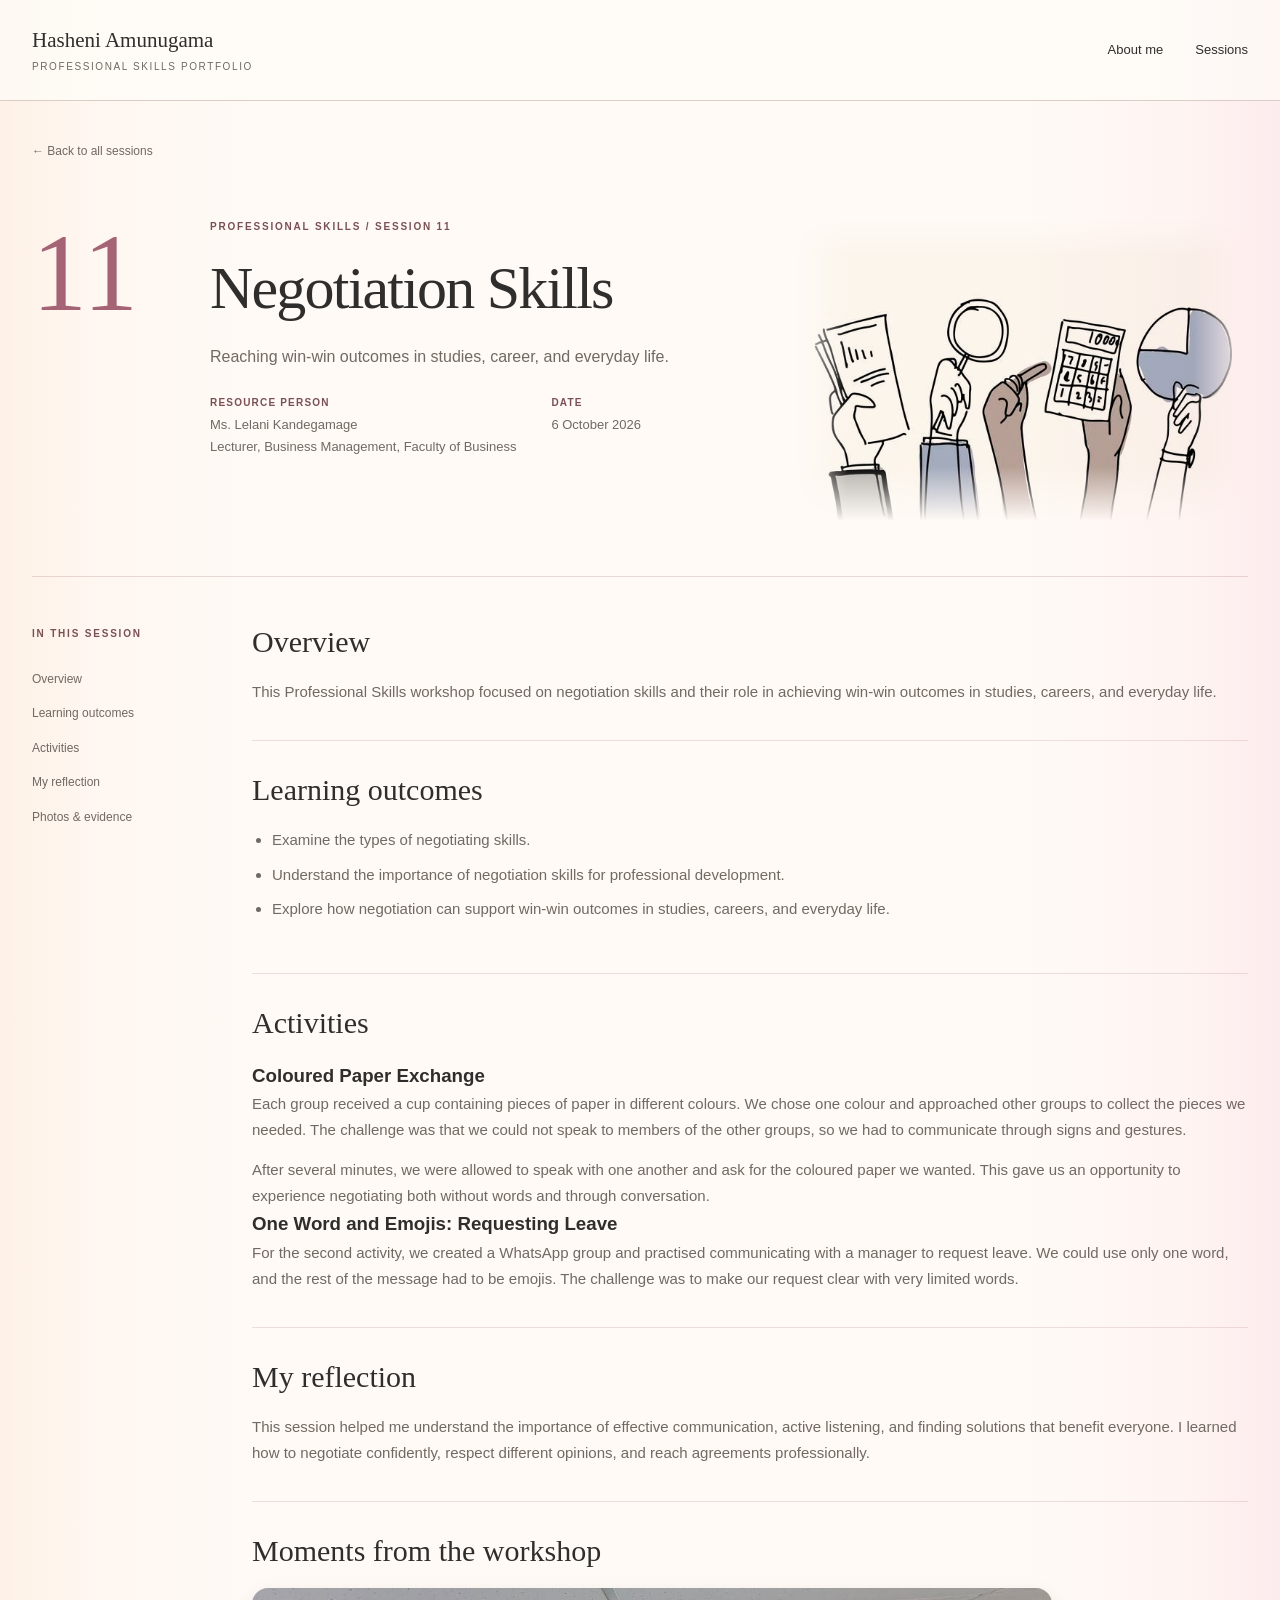
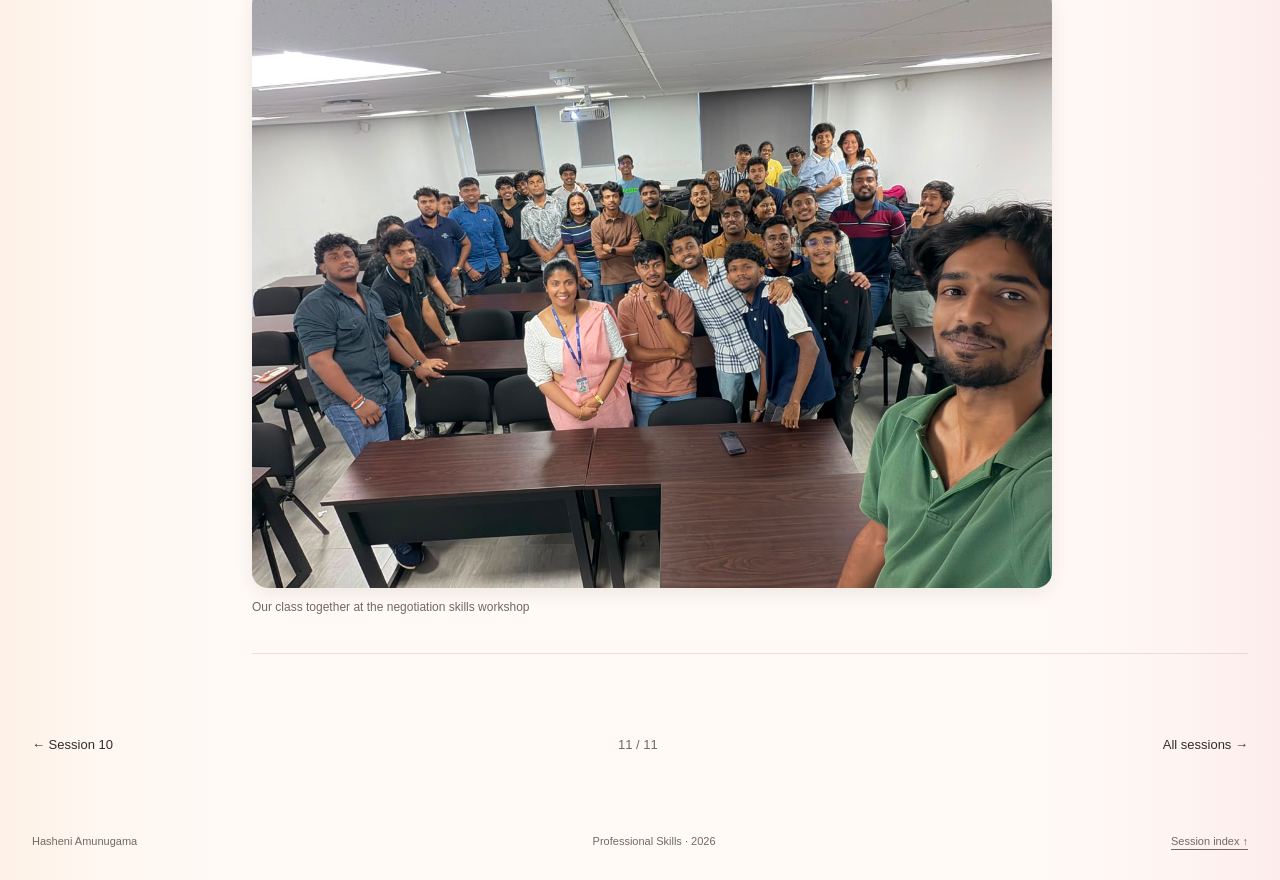
<file: sessions/session-11.html>
<!DOCTYPE html>
<html lang="en"><head><meta charset="UTF-8"><meta name="viewport" content="width=device-width, initial-scale=1">
<title>Session 11: Negotiation Skills | Hasheni Amunugama</title><meta name="description" content="Hasheni Amunugama's Professional Skills learning portfolio.">
<link rel="stylesheet" href="../style.css"><script src="../script.js" defer></script></head><body class="session-page">
<a class="skip-link" href="#main">Skip to content</a>
<header class="site-header"><nav class="container navigation" aria-label="Main navigation"><a class="brand" href="../index.html">Hasheni Amunugama<span>Professional Skills Portfolio</span></a><div class="nav-links"><a href="../index.html#about">About me</a><a href="../index.html#sessions">Sessions</a></div></nav></header>
<main id="main" class="container session-main"><a class="back-link" href="../index.html#sessions">&larr; Back to all sessions</a>
<header class="session-heading introduction-heading"><span class="session-numeral">11</span><div><p class="eyebrow">PROFESSIONAL SKILLS / SESSION 11</p><h1>Negotiation Skills</h1><p>Reaching win-win outcomes in studies, career, and everyday life.</p><div class="session-meta"><span><strong>Resource person</strong>Ms. Lelani Kandegamage<br>Lecturer, Business Management, Faculty of Business</span><span><strong>Date</strong>6 October 2026</span></div></div><div class="intro-team-art negotiation-banner-art"><img src="../assets/negotiation-banner.jpg" alt="Illustration of hands holding documents, a magnifying glass, a calculator, and a chart" width="626" height="417"></div></header>
<div class="session-body"><aside class="contents"><p class="eyebrow">IN THIS SESSION</p><a href="#overview">Overview</a><a href="#learning">Learning outcomes</a><a href="#activity">Activities</a><a href="#reflection">My reflection</a><a href="#photos">Photos &amp; evidence</a></aside>
<div class="session-details"><section id="overview"><h2>Overview</h2><p>This Professional Skills workshop focused on negotiation skills and their role in achieving win-win outcomes in studies, careers, and everyday life.</p></section><section id="learning"><h2>Learning outcomes</h2><ul class="outcomes"><li>Examine the types of negotiating skills.</li><li>Understand the importance of negotiation skills for professional development.</li><li>Explore how negotiation can support win-win outcomes in studies, careers, and everyday life.</li></ul></section><section id="activity"><h2>Activities</h2><h3>Coloured Paper Exchange</h3><p>Each group received a cup containing pieces of paper in different colours. We chose one colour and approached other groups to collect the pieces we needed. The challenge was that we could not speak to members of the other groups, so we had to communicate through signs and gestures.</p><p>After several minutes, we were allowed to speak with one another and ask for the coloured paper we wanted. This gave us an opportunity to experience negotiating both without words and through conversation.</p><h3>One Word and Emojis: Requesting Leave</h3><p>For the second activity, we created a WhatsApp group and practised communicating with a manager to request leave. We could use only one word, and the rest of the message had to be emojis. The challenge was to make our request clear with very limited words.</p></section><section id="reflection"><h2>My reflection</h2><p>This session helped me understand the importance of effective communication, active listening, and finding solutions that benefit everyone. I learned how to negotiate confidently, respect different opinions, and reach agreements professionally.</p></section><section id="photos" class="session-evidence"><h2>Moments from the workshop</h2><div class="negotiation-group"><figure><a href="../assets/negotiation-group.jpg" data-photo aria-label="Enlarge: Our class together at the negotiation skills workshop"><img src="../assets/negotiation-group.jpg" alt="Our class together at the negotiation skills workshop" loading="lazy"></a><figcaption>Our class together at the negotiation skills workshop</figcaption></figure></div></section></div></div>

<nav class="session-pagination" aria-label="Session navigation"><a href="session-10.html">&larr; Session 10</a><span>11 / 11</span><a href="../index.html#sessions">All sessions &rarr;</a></nav></main><footer class="container footer"><span>Hasheni Amunugama</span><span>Professional Skills &middot; 2026</span><a href="../index.html#sessions">Session index &uarr;</a></footer></body></html>
</file>
<file: style.css>
/* Shared palette and layouts for the portfolio and session pages. */
:root { --paper:#fbf8f1; --ink:#302e2c; --muted:#716963; --rose:#a76f74; --rose-dark:#795055; --wash:#e7d8d6; --line:#d9cdc5; }
* { box-sizing:border-box; }
html { scroll-behavior:smooth; }
body { margin:0; background:var(--paper); color:var(--ink); font-family:Arial,Helvetica,sans-serif; font-size:16px; line-height:1.7; }
a { color:inherit; text-decoration:none; }
img { display:block; max-width:100%; }
h1,h2,h3,p,figure { margin:0; }
h1,h2 { font-family:Georgia,'Times New Roman',serif; font-weight:400; line-height:1.13; }
.container { width:min(1120px,88%); margin-inline:auto; }
:focus-visible { outline:2px solid var(--rose-dark); outline-offset:6px; }
.skip-link { position:fixed; left:16px; top:-100px; padding:12px 20px; background:var(--ink); color:white; z-index:10; }
.skip-link:focus { top:12px; }
.site-header { border-bottom:1px solid var(--line); }
.navigation { min-height:100px; display:flex; align-items:center; justify-content:space-between; gap:24px; }
.brand { font-family:Georgia,serif; font-size:21px; line-height:1.4; }
.brand span { display:block; font-family:Arial,sans-serif; font-size:10px; text-transform:uppercase; letter-spacing:.16em; color:var(--muted); margin-top:5px; }
.nav-links { display:flex; gap:32px; font-size:13px; }
.nav-links a:hover,.back-link:hover,.contents a:hover { color:var(--rose-dark); text-decoration:underline; text-underline-offset:5px; }
.introduction { display:grid; grid-template-columns:1.3fr 1fr; align-items:center; gap:100px; padding-block:76px 86px; }
.eyebrow { font-size:10px; font-weight:700; letter-spacing:.18em; color:var(--rose-dark); margin-bottom:20px; }
.intro-copy h1 { font-size:clamp(52px,6.5vw,84px); letter-spacing:-.045em; margin-bottom:24px; }
.intro-copy h1 em { color:var(--rose-dark); font-weight:400; }
.intro-lead { font-size:18px; line-height:1.5; margin-bottom:18px; }
.intro-copy > p:not(.eyebrow):not(.intro-lead) { color:var(--muted); font-size:14px; max-width:460px; }
.text-link { display:inline-flex; gap:40px; align-items:center; border-bottom:1px solid var(--rose); margin-top:28px; padding-bottom:7px; font-size:13px; }
.text-link span { transition:transform .2s; }
.text-link:hover span { transform:translateY(3px); }
.portrait { background:#efe6de; padding:12px; border:1px solid var(--line); transform:rotate(2deg); }
.portrait img { width:100%; aspect-ratio:1/1.08; object-fit:cover; object-position:center top; }
.portrait figcaption { display:flex; justify-content:space-between; padding:15px 4px 3px; gap:12px; font-size:10px; color:var(--muted); }
.sessions-section { padding:65px 0 80px; background:var(--wash); border-block:1px solid var(--line); scroll-margin-top:24px; }
.section-heading { display:flex; justify-content:space-between; gap:32px; align-items:flex-end; margin-bottom:36px; }
.section-heading .eyebrow { margin-bottom:12px; }
.section-heading h2 { font-size:clamp(32px,4vw,44px); letter-spacing:-.025em; }
.section-heading > p { font-size:13px; color:var(--muted); }
.session-grid { display:grid; grid-template-columns:repeat(2,minmax(0,1fr)); gap:16px; }
.session-card { position:relative; display:flex; gap:25px; align-items:center; padding:26px 52px 26px 25px; min-height:130px; background:var(--paper); border:1px solid #cdbbb6; box-shadow:0 2px 0 rgba(65,42,36,.05); transition:transform .2s,border-color .2s,box-shadow .2s; }
.session-card:hover { transform:translateY(-3px); border-color:var(--rose); box-shadow:0 6px 14px rgba(65,42,36,.07); }
.card-number { font-family:Georgia,serif; font-size:46px; letter-spacing:-.04em; line-height:1; min-width:56px; color:var(--rose-dark); }
.session-card h3 { font-size:14px; line-height:1.45; font-weight:500; max-width:260px; }
.card-arrow { position:absolute; right:22px; color:var(--rose-dark); font-size:19px; }
.footer { display:flex; align-items:center; justify-content:space-between; gap:20px; padding-block:30px; font-size:11px; color:var(--muted); }
.footer a { text-decoration:underline; text-underline-offset:4px; }
.session-main { padding-top:35px; }
.back-link { font-size:12px; color:var(--muted); }
.session-heading { display:grid; grid-template-columns:140px 1fr; gap:38px; padding-block:55px; border-bottom:1px solid var(--line); }
.session-numeral { font-family:Georgia,serif; font-size:110px; line-height:1; color:var(--rose); }
.session-heading h1 { font-size:clamp(36px,5vw,60px); max-width:800px; letter-spacing:-.03em; }
.session-heading p:not(.eyebrow) { color:var(--muted); margin-top:20px; }
.session-date { display:inline-block; font-size:12px; margin-top:18px; color:var(--rose-dark); }
.session-body { display:grid; grid-template-columns:200px 1fr; gap:65px; padding-block:48px; }
.contents { align-self:start; position:sticky; top:28px; }
.contents a { display:block; font-size:12px; color:var(--muted); padding-block:7px; }
.session-details section { padding-bottom:36px; margin-bottom:32px; border-bottom:1px solid var(--line); scroll-margin-top:24px; }
.session-details .eyebrow { margin-bottom:10px; }
.session-details h2 { font-size:30px; margin-bottom:20px; }
.session-details p,.outcomes { font-size:15px; color:var(--muted); }
.outcomes { padding-left:20px; }
.outcomes li { margin-bottom:9px; }
.pending { font-style:italic; }
.photo-placeholder { padding:36px 18px; text-align:center; background:#f2ece5; border:1px dashed #cdbbb6; }
.photo-placeholder > span { font-size:32px; color:var(--rose); }
.photo-placeholder small { color:var(--muted); font-size:12px; }
.photo-grid { display:grid; grid-template-columns:repeat(2,minmax(0,1fr)); gap:18px; }
.photo-grid img { width:100%; aspect-ratio:4/3; object-fit:cover; }
.photo-grid figcaption { font-size:12px; color:var(--muted); padding-top:8px; }
.photo-dialog { padding:18px; border:1px solid var(--line); background:var(--paper); max-width:90vw; max-height:90vh; }
.photo-dialog::backdrop { background:rgba(30,25,23,.8); }
.photo-dialog img { max-height:75vh; object-fit:contain; }
.photo-dialog button { display:block; margin:0 0 12px auto; padding:8px 16px; border:1px solid var(--rose); background:var(--paper); cursor:pointer; }
.session-pagination { display:flex; justify-content:space-between; gap:20px; padding-bottom:45px; font-size:13px; }
.session-pagination > span { color:var(--muted); }
.session-pagination a:hover { color:var(--rose-dark); text-decoration:underline; }
@media(max-width:850px) {
 .introduction { gap:45px; padding-block:55px; }
 .session-card { gap:16px; padding:22px 40px 22px 20px; }
 .card-number { font-size:38px; min-width:45px; }
 .session-body { grid-template-columns:160px 1fr; gap:30px; }
 .section-heading > p br { display:none; }
}
@media(max-width:600px) {
 .container { width:88%; }
 .navigation { min-height:90px; gap:16px; }
 .brand { font-size:17px; }
 .brand span { font-size:8px; letter-spacing:.08em; }
 .nav-links { gap:14px; font-size:11px; }
 .introduction { grid-template-columns:1fr; gap:38px; padding-block:42px 50px; }
 .intro-copy h1 { font-size:60px; }
 .intro-lead { font-size:17px; }
 .portrait { width:min(85%,340px); justify-self:center; }
 .section-heading { display:block; }
 .section-heading > p { margin-top:18px; }
 .sessions-section { padding-block:40px; }
 .session-grid { grid-template-columns:1fr; gap:12px; }
 .session-card { min-height:100px; }
 .footer { flex-wrap:wrap; gap:12px 22px; }
 .session-heading { grid-template-columns:1fr; gap:20px; padding-block:30px; }
 .session-numeral { font-size:70px; }
 .session-heading h1 { font-size:38px; overflow-wrap:break-word; }
 .session-body { grid-template-columns:1fr; gap:30px; padding-top:25px; }
 .contents { position:static; display:flex; flex-wrap:wrap; gap:5px 18px; border-bottom:1px solid var(--line); padding-bottom:20px; }
 .contents .eyebrow { width:100%; margin-bottom:4px; }
 .session-pagination { font-size:12px; gap:12px; }
 .photo-grid { grid-template-columns:1fr; }
}
@media(prefers-reduced-motion:reduce) { html { scroll-behavior:auto; } *,*::before,*::after { transition:none!important; animation:none!important; } }

.team-intro { display:grid; grid-template-columns:1fr 2fr; gap:70px; padding-block:48px 65px; border-top:1px solid var(--line); }
.team-intro h2,.overall-reflection h2 { font-size:36px; margin-bottom:20px; }
.team-intro p:not(.eyebrow),.team-intro blockquote { font-size:14px; color:var(--muted); }
.team-intro p + p { margin-top:16px; }
.facilitator { margin-top:18px; }
.team-intro blockquote { margin:24px 0 0; padding-left:22px; border-left:2px solid var(--rose); font-style:italic; }
.overall-reflection { max-width:780px; padding-block:65px; }
.reflection-copy > p:not(.eyebrow) { color:var(--muted); font-size:15px; margin-top:18px; }
.session-meta { display:flex; flex-wrap:wrap; gap:15px 35px; margin-top:24px; font-size:13px; color:var(--muted); }
.session-meta strong { display:block; font-size:10px; text-transform:uppercase; letter-spacing:.12em; color:var(--rose-dark); margin-bottom:3px; }
@media(max-width:600px) { .team-intro { grid-template-columns:1fr; gap:25px; padding-block:35px 45px; } .overall-reflection { padding-block:45px; } }

/* Light, full-screen editorial cover. */
.home-page .site-header { display:none; }
.portfolio-cover {
 width:100%;
 min-height:100vh; min-height:100svh;
 display:flex; flex-direction:column; position:relative; isolation:isolate;
 overflow:hidden; padding:32px 5%; color:#292326;
 background:#fffdf9;
}
.portfolio-cover::before {
 content:""; position:absolute; inset:-10%; z-index:-1; pointer-events:none;
 background:radial-gradient(ellipse 28% 38% at 75% 6%,rgba(229,106,144,.7),transparent 80%),
 radial-gradient(ellipse 22% 35% at 98% 28%,rgba(192,125,151,.35),transparent 80%),
 radial-gradient(ellipse 30% 18% at 91% 61%,rgba(241,177,117,.55),transparent 78%),
 radial-gradient(ellipse 18% 24% at 64% 43%,rgba(244,215,172,.45),transparent 85%),
 radial-gradient(ellipse 26% 34% at 8% 74%,rgba(229,106,144,.48),transparent 80%),
 radial-gradient(ellipse 28% 20% at 13% 95%,rgba(241,177,117,.58),transparent 80%),
 radial-gradient(ellipse 18% 28% at 0% 40%,rgba(192,125,151,.22),transparent 85%);
 filter:blur(28px);
}
.cover-meta,.cover-bottom { display:flex; justify-content:space-between; align-items:center; gap:24px; font-size:12px; }
.cover-meta { color:#68575c; letter-spacing:.035em; }
.cover-center { flex:1; min-height:400px; display:grid; place-items:center; position:relative; }
.cover-title { position:relative; text-align:center; padding:30px 0 55px; }
.cover-title h1 { font-family:Georgia,'Times New Roman',serif; font-size:clamp(90px,16vw,225px); font-weight:400; line-height:1.05; letter-spacing:-.085em; color:#231f21; }
.cover-title h1 span { font-style:italic; }
.cover-title p { display:flex; align-items:center; justify-content:center; gap:20px; margin:26px auto 0; width:fit-content; font-size:clamp(14px,1.7vw,23px); font-weight:500; letter-spacing:.24em; text-transform:uppercase; color:#795055; }
.cover-title p::before,.cover-title p::after { content:""; width:44px; height:1px; background:#bb9195; }
.cover-bottom { padding-top:24px; justify-content:flex-end; }
.cover-bottom a { display:inline-flex; align-items:center; gap:24px; border-bottom:1px solid #ba9397; padding-bottom:8px; color:#795055; }
.cover-bottom a span { font-size:20px; transition:transform .2s; }
.cover-bottom a:hover span { transform:translateY(4px); }
.portfolio-cover a:focus-visible { outline-color:var(--rose-dark); }
@media(max-width:600px) {
 .portfolio-cover { padding:24px 6%; }
 .cover-meta { font-size:11px; }

 .cover-center { min-height:350px; }
 .cover-title { padding-bottom:30px; }
 .cover-title h1 { font-size:clamp(68px,19vw,114px); }
 .cover-title p { font-size:12px; letter-spacing:.16em; margin-top:24px; gap:12px; }
 .cover-title p::before,.cover-title p::after { width:20px; }
 .cover-bottom { font-size:11px; }
 .cover-bottom a { gap:16px; }
}

/* A personal introduction between the cover and learning journal. */
.about-section { position:relative; padding:90px 0; background:radial-gradient(ellipse at 5% 75%,rgba(229,106,144,.1),transparent 45%),radial-gradient(ellipse at 95% 10%,rgba(241,177,117,.18),transparent 45%),#faf6ef; border-top:1px solid #eee3db; scroll-margin-top:24px; }
.about-layout { display:grid; grid-template-columns:1fr; max-width:760px; align-items:center; }
.about-label h2 { font-size:clamp(30px,3.5vw,45px); letter-spacing:-.035em; }
.about-note { position:relative; display:grid; grid-template-columns:145px 1fr; align-items:center; gap:28px; padding:42px 35px; background:#fffdf8; border:1px solid #e9ddd3; box-shadow:0 12px 35px rgba(109,76,64,.08); }
.about-note::before { content:""; position:absolute; width:75px; height:9px; top:-5px; left:calc(50% - 37px); background:#e9c9bd; transform:rotate(-4deg); opacity:.85; }
.about-illustration svg { width:100%; height:auto; display:block; }
.about-illustration > span { display:block; text-align:center; font-family:Georgia,serif; font-size:13px; font-style:italic; color:#936b60; }
.about-note-copy h3 { font-family:Georgia,serif; font-size:48px; font-weight:400; line-height:1; letter-spacing:-.04em; color:#795055; margin-bottom:20px; }
.about-note-copy p { font-size:13px; line-height:1.8; color:#6d615c; margin-bottom:14px; }
.about-note-copy .about-intro { color:#342c29; font-size:14px; }
.about-intro strong { font-weight:600; }
.about-journal-link { display:inline-flex; gap:18px; align-items:center; font-size:12px; color:#795055; border-bottom:1px solid #d1aaa1; padding-bottom:5px; margin-top:8px; }
.about-journal-link:hover { color:#493033; border-color:#795055; }
@media(max-width:850px) { .about-layout { grid-template-columns:1fr; gap:30px; } .about-label h2 br { display:none; } .about-note { grid-template-columns:150px 1fr; } }
@media(max-width:600px) { .about-section { padding:50px 0; } .about-note { grid-template-columns:1fr; gap:24px; padding:28px 24px; } .about-illustration { width:115px; margin:auto; } .about-note-copy h3 { font-size:42px; } }

.poster-description { margin-bottom:24px; }
.team-poster { max-width:640px; margin-inline:auto; padding:12px; background:#fffdf8; border:1px solid var(--line); }
.team-poster a { display:block; cursor:zoom-in; }
.team-poster img { width:100%; height:auto; }
.team-poster figcaption { padding:14px 4px 3px; font-size:12px; color:var(--rose-dark); }
.team-poster figcaption span { color:var(--muted); font-size:11px; }

/* Give session content more room while retaining comfortable edge padding. */
.session-page .container { width:calc(100% - 64px); max-width:1600px; }
.session-page .session-body { grid-template-columns:180px minmax(0,1fr); gap:40px; }
@media(max-width:850px) {
 .session-page .container { width:calc(100% - 40px); }
 .session-page .session-body { grid-template-columns:150px minmax(0,1fr); gap:26px; }
}
@media(max-width:600px) {
 .session-page .container { width:calc(100% - 32px); }
 .session-page .session-body { grid-template-columns:1fr; gap:26px; }
}

/* Continuous edge glows with a clear centre for session content. */
.session-page {
 background-color:#fffaf6;
 background-image:linear-gradient(90deg,
  rgba(246,167,102,.1) 0%,
  rgba(246,167,102,.035) 8%,
  transparent 20%,
  transparent 80%,
  rgba(235,112,155,.04) 92%,
  rgba(235,112,155,.1) 100%);
 background-size:100% 100%;
 background-repeat:no-repeat;
}
.session-page .site-header { background:rgba(255,253,249,.65); }
.session-page .session-heading { border-bottom-color:rgba(167,111,116,.25); }
.session-page .session-numeral { color:#a56476; }
.session-page .session-details section { border-bottom-color:rgba(167,111,116,.2); }
.session-page .photo-placeholder {
 background:linear-gradient(120deg,rgba(243,218,217,.5),rgba(249,232,212,.6));
 border-color:#cfb4b0;
}

/* Teamwork artwork appears only in the introduction header. */
.introduction-heading { grid-template-columns:140px minmax(0,1.2fr) minmax(0,1fr); align-items:start; gap:38px; }
.intro-team-art { width:100%; mix-blend-mode:multiply; }
.intro-team-art img {
 width:100%; height:auto;
 -webkit-mask-image:linear-gradient(to right,transparent,#000 12%,#000 88%,transparent),linear-gradient(to bottom,transparent,#000 12%,#000 82%,transparent);
 -webkit-mask-composite:source-in;
 mask-image:linear-gradient(to right,transparent,#000 12%,#000 88%,transparent),linear-gradient(to bottom,transparent,#000 12%,#000 82%,transparent);
 mask-composite:intersect;
}
@media(max-width:1000px) {
 .introduction-heading { grid-template-columns:140px minmax(0,1fr); }
 .intro-team-art { grid-column:2; max-width:520px; justify-self:center; }
}
@media(max-width:600px) {
 .introduction-heading { grid-template-columns:1fr; gap:20px; }
 .intro-team-art { grid-column:1; max-width:420px; }
}

.intro-team-art img { max-height:380px; object-fit:contain; }

/* Fade the document illustration's paper into the surrounding page. */
.document-art img {
 filter:brightness(1.045);
 -webkit-mask-image:radial-gradient(ellipse 50% 50% at center,#000 64%,rgba(0,0,0,.88) 76%,transparent 100%);
 mask-image:radial-gradient(ellipse 50% 50% at center,#000 64%,rgba(0,0,0,.88) 76%,transparent 100%);
}

/* Paper Day: keep our team and finished work together in the first row. */
.paper-day-gallery .gallery-intro { margin-bottom:24px; }
.team-work-row { display:grid; grid-template-columns:1.45fr 1fr; gap:20px; }
.team-work-row a { display:flex; align-items:center; justify-content:center; height:clamp(240px,32vw,440px); background:#f0e8e1; }
.team-work-row img { width:100%; height:100%; object-fit:contain; }
.paper-day-gallery a[data-photo] { overflow:hidden; cursor:zoom-in; border:1px solid var(--line); border-radius:5px; }
.paper-day-gallery figcaption { padding-top:10px; font-size:13px; color:var(--muted); }
.paper-day-gallery h3 { margin:38px 0 20px; font-family:Georgia,serif; font-size:26px; font-weight:400; }
.paper-day-moments { grid-template-columns:repeat(4,minmax(0,1fr)); gap:16px; }
.paper-day-moments a { display:flex; align-items:center; justify-content:center; background:#f0e8e1; }
.paper-day-moments img { width:100%; height:240px; aspect-ratio:auto; object-fit:contain; }
@media(max-width:1000px) { .paper-day-moments { grid-template-columns:repeat(2,minmax(0,1fr)); } }
@media(max-width:600px) {
 .team-work-row { grid-template-columns:1fr 1fr; gap:12px; }
 .team-work-row a { height:190px; }
 .paper-day-moments { grid-template-columns:repeat(2,minmax(0,1fr)); gap:12px; }
 .paper-day-gallery figcaption { font-size:11px; }
}

@media(max-width:600px) { .paper-day-moments img { height:190px; } }

.paper-day-award { display:grid; grid-template-columns:200px minmax(0,1fr); align-items:center; gap:28px; padding:24px; margin-top:28px; background:rgba(239,218,211,.35); border:1px solid var(--line); border-radius:5px; }
.paper-day-award a { display:block; background:#f0e8e1; }
.paper-day-award img { width:100%; height:260px; object-fit:contain; }
.paper-day-gallery .paper-day-award h3 { margin:0 0 14px; color:var(--rose-dark); }
@media(max-width:600px) { .paper-day-award { grid-template-columns:1fr; padding:20px; gap:20px; } .paper-day-award figure { width:200px; max-width:100%; margin-inline:auto; } }

.photo-dialog button { width:36px; height:36px; padding:0; border:0; border-radius:50%; font-size:28px; line-height:1; color:var(--ink); background:#efe5df; }
.photo-dialog button:hover { background:#e5d1cd; }

/* Two complementary illustrations in the Paper Day banner. */
.paired-banner-art { display:grid; grid-template-columns:repeat(2,minmax(0,1fr)); gap:8px; align-items:center; }
.paired-banner-art img { width:100%; height:auto; max-height:300px; }

/* Classroom evidence: compact previews and larger featured moments. */
.session-evidence h3 { font:400 26px Georgia,serif; margin:34px 0 20px; }
.session-evidence a[data-photo] { display:block; overflow:hidden; background:#f1ebe5; border:1px solid var(--line); border-radius:5px; cursor:zoom-in; }
.session-evidence figcaption { font-size:12px; color:var(--muted); padding-top:9px; }
.session-details section > p + p { margin-top:15px; }
.evidence-grid-moderate { display:grid; grid-template-columns:repeat(3,minmax(0,1fr)); gap:22px 18px; }
.evidence-grid-moderate img { width:100%; height:250px; object-fit:contain; }
.evidence-pair { grid-template-columns:repeat(2,minmax(0,1fr)); max-width:820px; }
.evidence-pair img { height:320px; }
.activity-slide { max-width:850px; }
.activity-slide img { width:100%; height:auto; }
.workshop-featured { display:grid; grid-template-columns:1.5fr 1fr; gap:22px; }
.workshop-featured img { width:100%; height:390px; object-fit:contain; }
.featured-takeaway { max-width:760px; }
.featured-takeaway a { position:relative; aspect-ratio:1.65; }
.featured-takeaway img { position:absolute; width:151.52%; max-width:none; height:auto; left:-42.42%; top:-76.67%; }
.evidence-grid-moderate .classroom-photo img { object-fit:cover; object-position:center 72%; }
@media(max-width:850px) { .evidence-grid-moderate { grid-template-columns:repeat(2,minmax(0,1fr)); } .workshop-featured img { height:300px; } }
@media(max-width:600px) {
 .evidence-grid-moderate { gap:18px 12px; }
 .evidence-grid-moderate img { height:200px; }
 .evidence-pair img { height:230px; }
 .workshop-featured { grid-template-columns:1fr; gap:22px; }
 .workshop-featured img { height:auto; max-height:380px; }
}

.unnumbered-introduction { grid-template-columns:minmax(0,1.2fr) minmax(0,1fr); }
@media(max-width:1000px) { .unnumbered-introduction .intro-team-art { grid-column:2; } }
@media(max-width:600px) { .unnumbered-introduction { grid-template-columns:1fr; } .unnumbered-introduction .intro-team-art { grid-column:1; } }

/* Keep the unnumbered introduction title aligned with numbered cards. */
.session-card[href="sessions/introduction.html"]::before {
 content:"";
 flex:0 0 56px;
}
@media(max-width:850px) {
 .session-card[href="sessions/introduction.html"]::before { flex-basis:45px; }
}

.card-subtopic { display:block; margin-top:5px; font-size:12px; color:var(--muted); }
.session-heading .session-subtopic { font-family:Georgia,serif; font-size:26px; color:var(--rose-dark); margin-top:14px; }
.negotiation-group { max-width:800px; }
.negotiation-group img { width:100%; height:auto; }
.negotiation-poster { max-width:420px; }
.negotiation-poster img { width:100%; height:auto; }

.negotiation-banner-art { align-self:center; justify-self:center; }

/* Centred reference images above the session content. */
.session-guide { width:min(100%,480px); margin:0 auto 40px; }
.session-guide a { display:block; cursor:zoom-in; }
.session-guide img { width:100%; height:auto; border:1px solid var(--line); border-radius:5px; }
@media(max-width:600px) { .session-guide { width:min(100%,360px); margin-bottom:30px; } }

/* Lightweight photo galleries: let the photographs carry the layout. */
.session-page a[data-photo] {
 position:relative; border:0; border-radius:16px; overflow:hidden;
 background:transparent; box-shadow:0 5px 18px rgba(61,40,34,.09);
 transition:box-shadow .25s ease,translate .25s ease;
}
.session-page a[data-photo]:hover { translate:0 -3px; box-shadow:0 12px 30px rgba(61,40,34,.17); }
.session-page a[data-photo]::after { content:"\2197"; position:absolute; right:12px; bottom:12px; width:32px; height:32px; display:grid; place-items:center; background:rgba(255,253,249,.92); color:var(--rose-dark); border-radius:50%; opacity:0; transition:opacity .2s; pointer-events:none; }
.session-page a[data-photo]:hover::after,.session-page a[data-photo]:focus-visible::after { opacity:1; }
.session-page .evidence-grid-moderate,.session-page .paper-day-moments { gap:28px 22px; align-items:start; }
.session-page .evidence-grid-moderate img,.session-page .paper-day-moments img { height:auto; max-height:340px; width:100%; object-fit:contain; border-radius:16px; }
.session-page .evidence-grid-moderate a,.session-page .paper-day-moments a { width:fit-content; max-width:100%; margin-inline:auto; }
.session-page .paper-day-moments img { max-height:260px; }
.session-page .evidence-grid-moderate figcaption,.session-page .paper-day-moments figcaption { padding:12px 4px 0; font-size:12px; line-height:1.5; }
.session-page .team-poster { padding:0; border:0; background:transparent; }
.session-page .session-guide img { border:0; border-radius:16px; }
/* Full-screen overlay, with persistent controls below the photograph. */
.photo-dialog { width:min(1100px,96vw); max-width:96vw; height:min(900px,94dvh); max-height:94dvh; padding:18px 22px; border:1px solid rgba(255,255,255,.15); border-radius:22px; background:#211d20; color:#fff9f4; box-shadow:0 25px 90px rgba(0,0,0,.4); overflow:hidden; }
.photo-dialog[open] { display:flex; flex-direction:column; gap:14px; }
.photo-dialog::backdrop { background:rgba(22,18,21,.84); backdrop-filter:blur(8px); }
.viewer-toolbar { display:flex; align-items:center; justify-content:space-between; gap:16px; }
.viewer-count { color:#d9c5c6; font-size:12px; letter-spacing:.12em; }
.viewer-stage { flex:1; min-height:0; display:flex; justify-content:center; align-items:center; }
.photo-dialog .viewer-image { display:block; width:100%; height:100%; max-height:100%; object-fit:contain; border-radius:8px; }
.viewer-footer { display:flex; align-items:center; justify-content:space-between; gap:20px; min-height:50px; }
.viewer-caption { flex:1; text-align:center; font-size:13px; line-height:1.5; color:#eadcda; }
.photo-dialog button { display:inline-flex; align-items:center; justify-content:center; gap:10px; flex-shrink:0; width:auto; height:42px; margin:0; padding:0 17px; border:1px solid rgba(255,255,255,.2); border-radius:24px; background:rgba(255,255,255,.08); color:#fff9f4; font-size:14px; line-height:1; cursor:pointer; }
.photo-dialog button:hover { background:rgba(225,162,174,.24); }
.photo-dialog button:focus-visible { outline:2px solid #f2b3c2; outline-offset:3px; }
.photo-dialog .viewer-close { width:40px; height:40px; padding:0; font-size:28px; }
.photo-dialog button[hidden] { display:none; }
@media(max-width:600px) {
 .photo-dialog { padding:14px; border-radius:16px; gap:10px; }
 .viewer-footer { flex-wrap:wrap; gap:12px; }
 .viewer-caption { order:-1; flex-basis:100%; font-size:12px; }
 .photo-dialog button { min-height:44px; }
 .session-page .evidence-grid-moderate,.session-page .paper-day-moments { gap:20px 14px; }
 .session-page .evidence-grid-moderate img { max-height:250px; }
 .session-page .paper-day-moments img { max-height:210px; }
 .session-page a[data-photo]::after { opacity:1; width:26px; height:26px; right:8px; bottom:8px; }
}

/* Rounded introduction card with a larger personal illustration. */
.about-layout { max-width:900px; }
.about-note { grid-template-columns:240px minmax(0,1fr); gap:38px; padding:38px; border-radius:32px; border-color:#ecd8d5; background:linear-gradient(125deg,#fffdf9 55%,#fceee9); box-shadow:0 18px 50px rgba(130,76,85,.1); }
.about-note::before { display:none; }
.about-illustration { padding:9px; background:#fffaf7; border-radius:26px; box-shadow:0 8px 24px rgba(160,89,105,.1); }
.about-illustration img { display:block; width:100%; height:auto; border-radius:20px; }
.about-note-copy h3 { line-height:1.08; }
@media(max-width:850px) { .about-note { grid-template-columns:190px minmax(0,1fr); gap:26px; padding:30px; } }
@media(max-width:600px) { .about-note { grid-template-columns:1fr; padding:28px 24px; border-radius:26px; gap:28px; } .about-illustration { width:210px; max-width:100%; margin-inline:auto; } }

/* Soft journal cards with a transparent pushpin decoration. */
.session-grid { gap:26px 22px; }
.session-card {
 border-radius:22px;
 border-color:#e2cfcf;
 padding:32px 62px 28px 32px;
 min-height:142px;
 background:linear-gradient(120deg,#fffdf9 45%,#fbeded);
 box-shadow:0 5px 18px rgba(112,72,80,.06);
}
.session-card::after {
 content:"";
 position:absolute;
 top:-17px;
 left:12px;
 width:63px;
 height:48px;
 background:url("assets/red-pushpin.png") center / contain no-repeat;
 transform:rotate(-8deg);
 pointer-events:none;
}
.session-card:hover {
 transform:translateY(-4px);
 border-color:#c995a5;
 box-shadow:0 12px 26px rgba(112,72,80,.12);
}
.session-card:focus-visible { outline:2px solid var(--rose-dark); outline-offset:5px; }
.session-card .card-arrow {
 right:20px;
 display:grid;
 place-items:center;
 width:32px;
 height:32px;
 border-radius:50%;
 background:#f5e5e8;
}
@media(max-width:850px) {
 .session-card { gap:16px; padding:30px 58px 25px 24px; }
}
@media(max-width:600px) {
 .session-grid { gap:24px; }
 .session-card { min-height:118px; border-radius:19px; }
 .session-card::after { width:56px; height:43px; top:-15px; }
}
@media(prefers-reduced-motion:reduce) {
 .session-card { transition:none; }
 .session-card:hover { transform:none; }
}

/* Personal details on the opening cover. */
.cover-identity { display:flex; flex-direction:column; align-items:center; gap:8px; margin-top:32px; }
.cover-name { font-family:Georgia,serif; font-size:clamp(20px,2.2vw,29px); color:var(--ink); }
.cover-student-id { font-size:12px; letter-spacing:.16em; color:var(--rose-dark); }

/* A warm illustrated closing note. */
.overall-reflection { max-width:1080px; display:grid; grid-template-columns:minmax(0,1fr) 260px; align-items:center; gap:64px; }
.reflection-art { position:relative; padding:18px; }
.reflection-art::before { content:""; position:absolute; inset:8%; border-radius:50%; background:radial-gradient(circle,rgba(250,216,170,.28),rgba(244,207,215,.12) 55%,transparent 72%); }
.reflection-art img { position:relative; display:block; width:100%; height:auto; transform:rotate(5deg); }
@media(max-width:700px) {
 .overall-reflection { grid-template-columns:1fr; gap:22px; }
 .reflection-art { width:190px; justify-self:center; padding:8px; }
}
</file>
